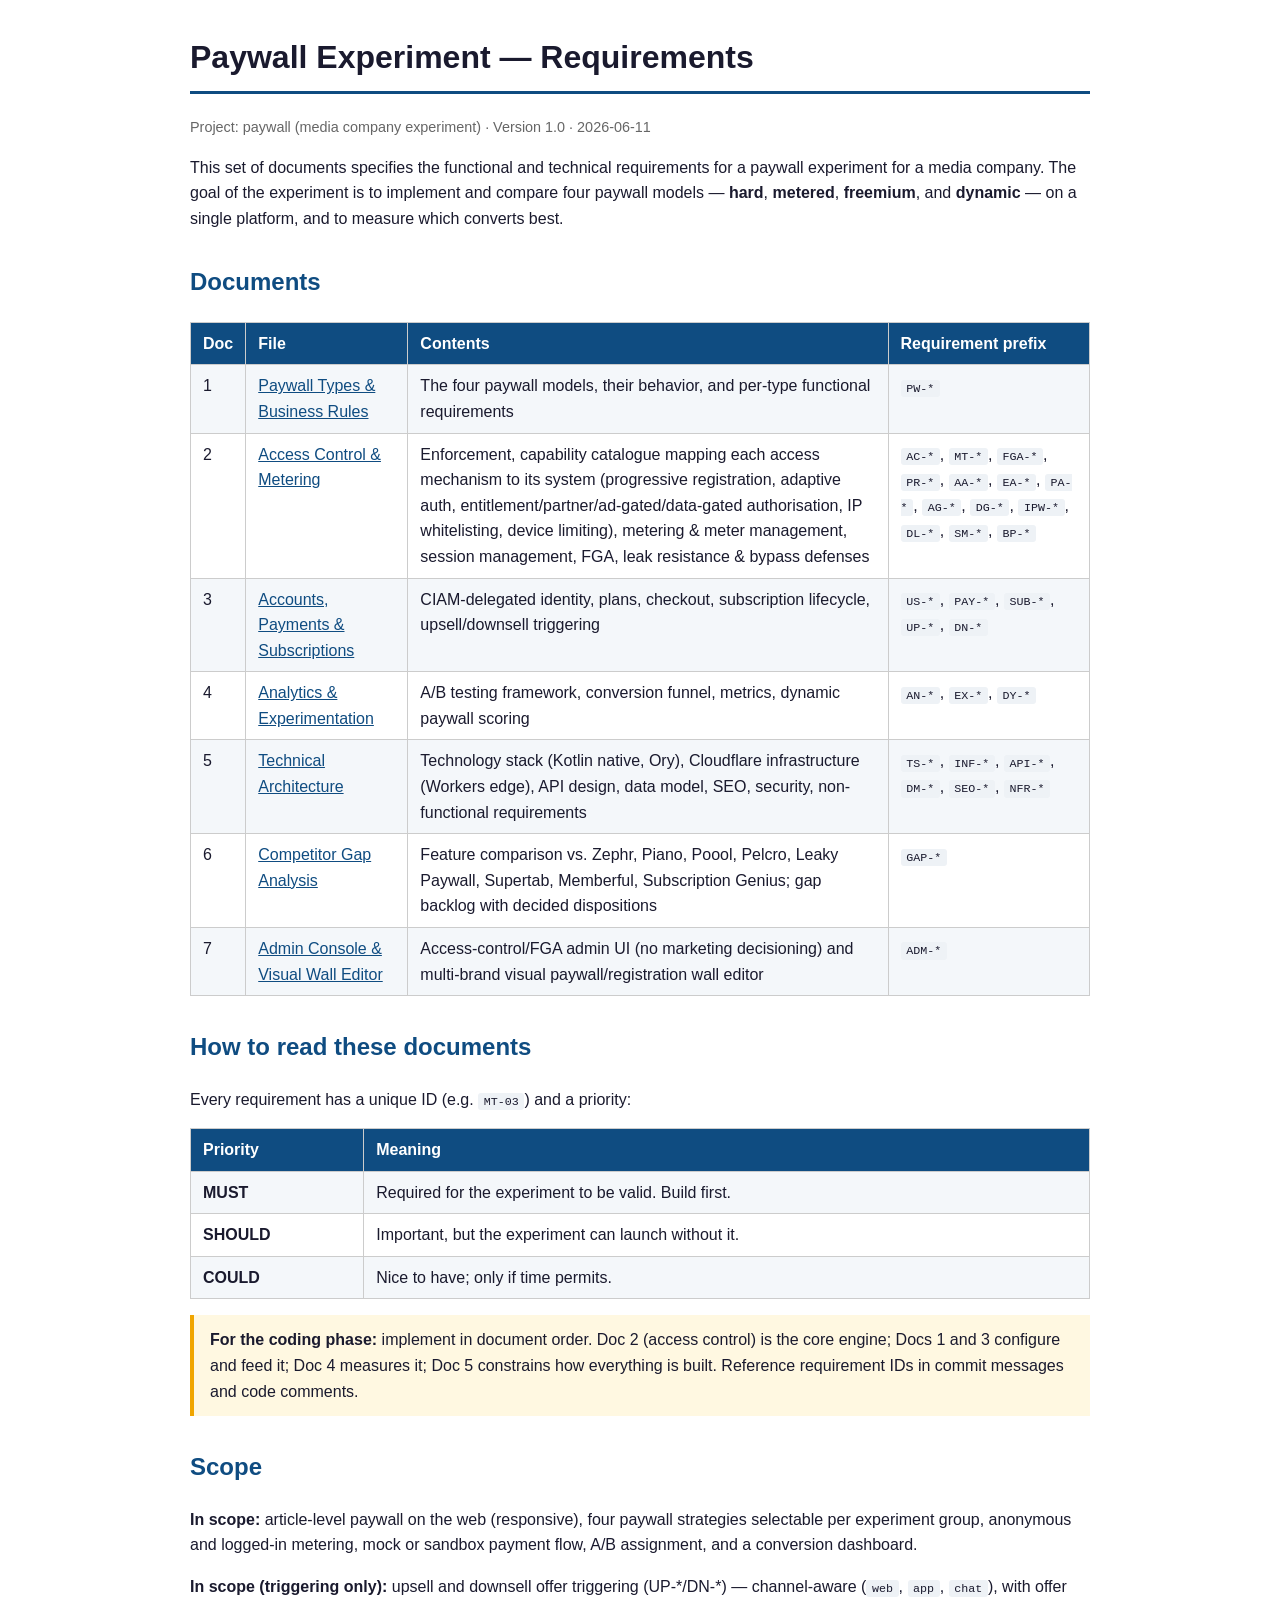
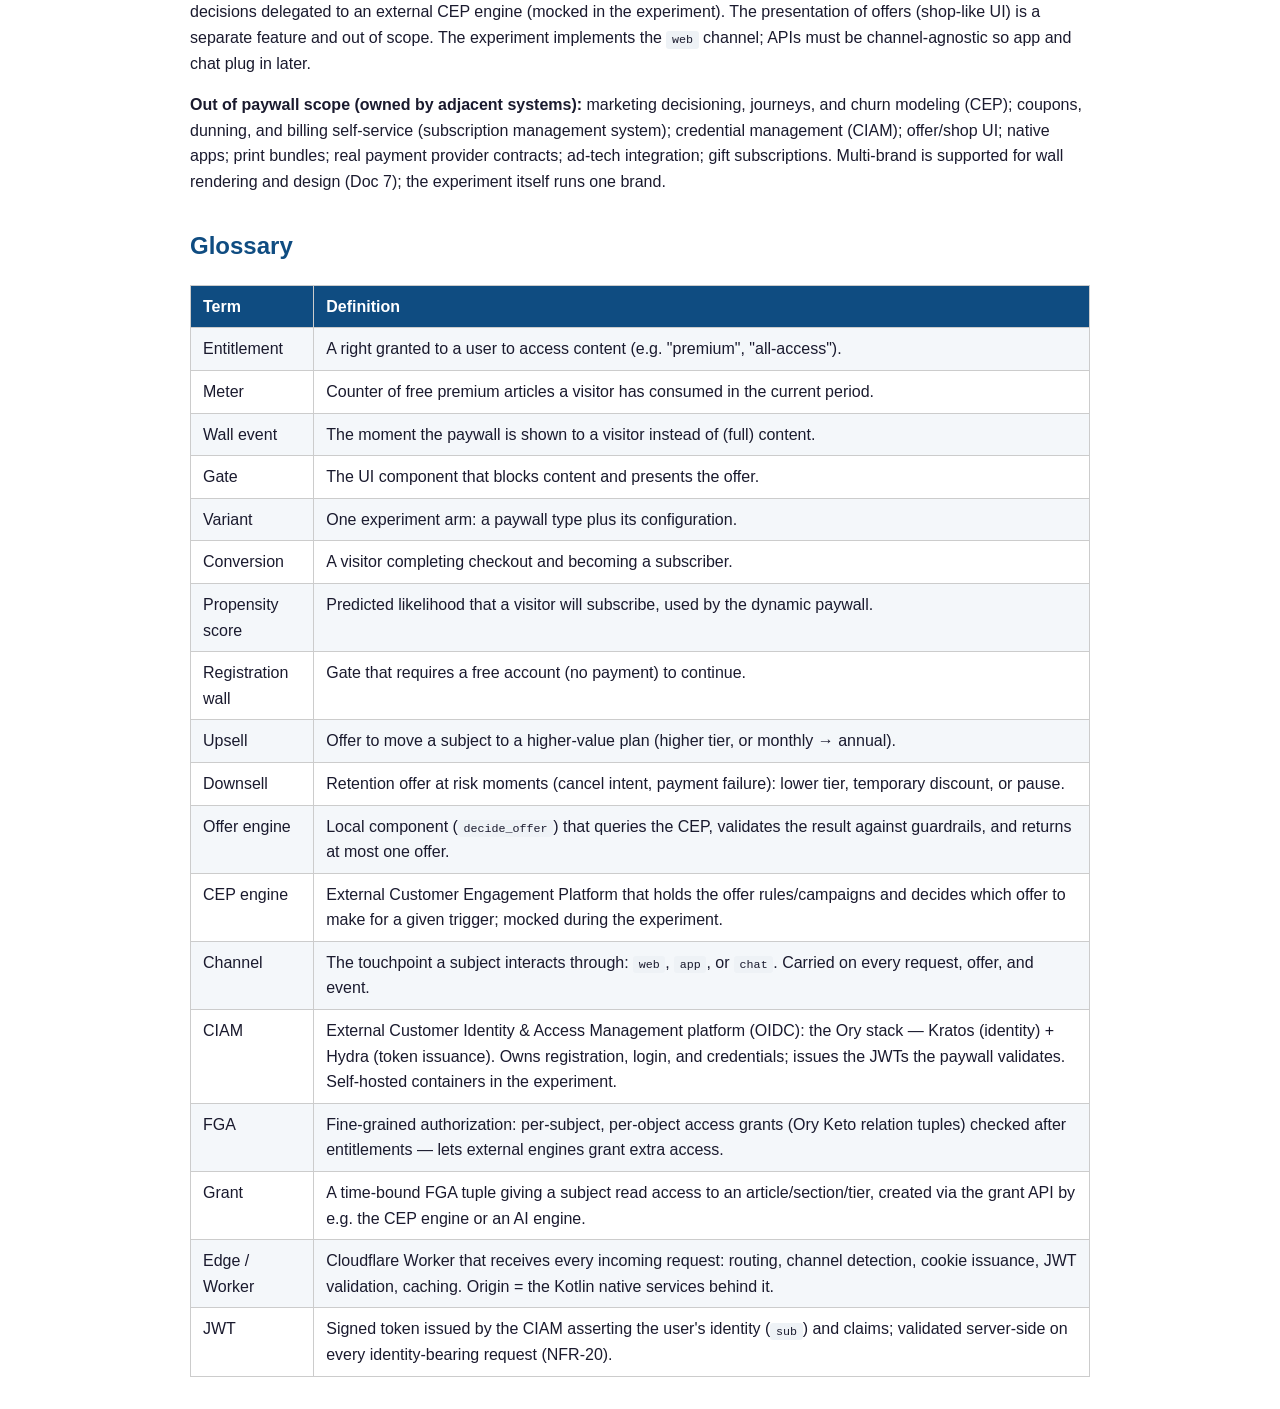
<file: requirements/index.html>
<!DOCTYPE html>
<html lang="en">
<head>
<meta charset="UTF-8">
<meta name="viewport" content="width=device-width, initial-scale=1.0">
<title>Paywall Experiment — Requirements Index</title>
<style>
  body { font-family: -apple-system, "Segoe UI", Roboto, sans-serif; max-width: 900px; margin: 2rem auto; padding: 0 1.5rem; color: #1a1a2e; line-height: 1.6; }
  h1 { border-bottom: 3px solid #0f4c81; padding-bottom: .5rem; }
  h2 { color: #0f4c81; margin-top: 2rem; }
  table { border-collapse: collapse; width: 100%; margin: 1rem 0; }
  th, td { border: 1px solid #ccc; padding: .5rem .75rem; text-align: left; vertical-align: top; }
  th { background: #0f4c81; color: #fff; }
  tr:nth-child(even) { background: #f4f7fa; }
  code { background: #eef2f6; padding: .1rem .35rem; border-radius: 3px; font-size: .9em; }
  .meta { color: #666; font-size: .9em; }
  a { color: #0f4c81; }
  .note { background: #fff8e1; border-left: 4px solid #f0a500; padding: .75rem 1rem; margin: 1rem 0; }
</style>
</head>
<body>

<h1>Paywall Experiment — Requirements</h1>
<p class="meta">Project: paywall (media company experiment) · Version 1.0 · 2026-06-11</p>

<p>This set of documents specifies the functional and technical requirements for a paywall
experiment for a media company. The goal of the experiment is to implement and compare
four paywall models — <strong>hard</strong>, <strong>metered</strong>, <strong>freemium</strong>,
and <strong>dynamic</strong> — on a single platform, and to measure which converts best.</p>

<h2>Documents</h2>
<table>
  <tr><th>Doc</th><th>File</th><th>Contents</th><th>Requirement prefix</th></tr>
  <tr>
    <td>1</td>
    <td><a href="01-paywall-types.html">Paywall Types &amp; Business Rules</a></td>
    <td>The four paywall models, their behavior, and per-type functional requirements</td>
    <td><code>PW-*</code></td>
  </tr>
  <tr>
    <td>2</td>
    <td><a href="02-access-control-metering.html">Access Control &amp; Metering</a></td>
    <td>Enforcement, capability catalogue mapping each access mechanism to its system (progressive registration, adaptive auth, entitlement/partner/ad-gated/data-gated authorisation, IP whitelisting, device limiting), metering &amp; meter management, session management, FGA, leak resistance &amp; bypass defenses</td>
    <td><code>AC-*</code>, <code>MT-*</code>, <code>FGA-*</code>, <code>PR-*</code>, <code>AA-*</code>, <code>EA-*</code>, <code>PA-*</code>, <code>AG-*</code>, <code>DG-*</code>, <code>IPW-*</code>, <code>DL-*</code>, <code>SM-*</code>, <code>BP-*</code></td>
  </tr>
  <tr>
    <td>3</td>
    <td><a href="03-accounts-payments.html">Accounts, Payments &amp; Subscriptions</a></td>
    <td>CIAM-delegated identity, plans, checkout, subscription lifecycle, upsell/downsell triggering</td>
    <td><code>US-*</code>, <code>PAY-*</code>, <code>SUB-*</code>, <code>UP-*</code>, <code>DN-*</code></td>
  </tr>
  <tr>
    <td>4</td>
    <td><a href="04-analytics-experimentation.html">Analytics &amp; Experimentation</a></td>
    <td>A/B testing framework, conversion funnel, metrics, dynamic paywall scoring</td>
    <td><code>AN-*</code>, <code>EX-*</code>, <code>DY-*</code></td>
  </tr>
  <tr>
    <td>5</td>
    <td><a href="05-technical-architecture.html">Technical Architecture</a></td>
    <td>Technology stack (Kotlin native, Ory), Cloudflare infrastructure (Workers edge), API design, data model, SEO, security, non-functional requirements</td>
    <td><code>TS-*</code>, <code>INF-*</code>, <code>API-*</code>, <code>DM-*</code>, <code>SEO-*</code>, <code>NFR-*</code></td>
  </tr>
  <tr>
    <td>6</td>
    <td><a href="06-competitor-gap-analysis.html">Competitor Gap Analysis</a></td>
    <td>Feature comparison vs. Zephr, Piano, Poool, Pelcro, Leaky Paywall, Supertab, Memberful, Subscription Genius; gap backlog with decided dispositions</td>
    <td><code>GAP-*</code></td>
  </tr>
  <tr>
    <td>7</td>
    <td><a href="07-admin-console.html">Admin Console &amp; Visual Wall Editor</a></td>
    <td>Access-control/FGA admin UI (no marketing decisioning) and multi-brand visual paywall/registration wall editor</td>
    <td><code>ADM-*</code></td>
  </tr>
</table>

<h2>How to read these documents</h2>
<p>Every requirement has a unique ID (e.g. <code>MT-03</code>) and a priority:</p>
<table>
  <tr><th>Priority</th><th>Meaning</th></tr>
  <tr><td><strong>MUST</strong></td><td>Required for the experiment to be valid. Build first.</td></tr>
  <tr><td><strong>SHOULD</strong></td><td>Important, but the experiment can launch without it.</td></tr>
  <tr><td><strong>COULD</strong></td><td>Nice to have; only if time permits.</td></tr>
</table>

<div class="note">
<strong>For the coding phase:</strong> implement in document order. Doc 2 (access control)
is the core engine; Docs 1 and 3 configure and feed it; Doc 4 measures it; Doc 5 constrains
how everything is built. Reference requirement IDs in commit messages and code comments.
</div>

<h2>Scope</h2>
<p><strong>In scope:</strong> article-level paywall on the web (responsive), four paywall
strategies selectable per experiment group, anonymous and logged-in metering, mock or sandbox
payment flow, A/B assignment, and a conversion dashboard.</p>
<p><strong>In scope (triggering only):</strong> upsell and downsell offer triggering (UP-*/DN-*) —
channel-aware (<code>web</code>, <code>app</code>, <code>chat</code>), with offer decisions
delegated to an external CEP engine (mocked in the experiment). The presentation of offers
(shop-like UI) is a separate feature and out of scope. The experiment implements the
<code>web</code> channel; APIs must be channel-agnostic so app and chat plug in later.</p>
<p><strong>Out of paywall scope (owned by adjacent systems):</strong> marketing decisioning,
journeys, and churn modeling (CEP); coupons, dunning, and billing self-service (subscription
management system); credential management (CIAM); offer/shop UI; native apps; print bundles;
real payment provider contracts; ad-tech integration; gift subscriptions. Multi-brand is
supported for wall rendering and design (Doc 7); the experiment itself runs one brand.</p>

<h2>Glossary</h2>
<table>
  <tr><th>Term</th><th>Definition</th></tr>
  <tr><td>Entitlement</td><td>A right granted to a user to access content (e.g. "premium", "all-access").</td></tr>
  <tr><td>Meter</td><td>Counter of free premium articles a visitor has consumed in the current period.</td></tr>
  <tr><td>Wall event</td><td>The moment the paywall is shown to a visitor instead of (full) content.</td></tr>
  <tr><td>Gate</td><td>The UI component that blocks content and presents the offer.</td></tr>
  <tr><td>Variant</td><td>One experiment arm: a paywall type plus its configuration.</td></tr>
  <tr><td>Conversion</td><td>A visitor completing checkout and becoming a subscriber.</td></tr>
  <tr><td>Propensity score</td><td>Predicted likelihood that a visitor will subscribe, used by the dynamic paywall.</td></tr>
  <tr><td>Registration wall</td><td>Gate that requires a free account (no payment) to continue.</td></tr>
  <tr><td>Upsell</td><td>Offer to move a subject to a higher-value plan (higher tier, or monthly → annual).</td></tr>
  <tr><td>Downsell</td><td>Retention offer at risk moments (cancel intent, payment failure): lower tier, temporary discount, or pause.</td></tr>
  <tr><td>Offer engine</td><td>Local component (<code>decide_offer</code>) that queries the CEP, validates the result against guardrails, and returns at most one offer.</td></tr>
  <tr><td>CEP engine</td><td>External Customer Engagement Platform that holds the offer rules/campaigns and decides which offer to make for a given trigger; mocked during the experiment.</td></tr>
  <tr><td>Channel</td><td>The touchpoint a subject interacts through: <code>web</code>, <code>app</code>, or <code>chat</code>. Carried on every request, offer, and event.</td></tr>
  <tr><td>CIAM</td><td>External Customer Identity &amp; Access Management platform (OIDC): the Ory stack — Kratos (identity) + Hydra (token issuance). Owns registration, login, and credentials; issues the JWTs the paywall validates. Self-hosted containers in the experiment.</td></tr>
  <tr><td>FGA</td><td>Fine-grained authorization: per-subject, per-object access grants (Ory Keto relation tuples) checked after entitlements — lets external engines grant extra access.</td></tr>
  <tr><td>Grant</td><td>A time-bound FGA tuple giving a subject read access to an article/section/tier, created via the grant API by e.g. the CEP engine or an AI engine.</td></tr>
  <tr><td>Edge / Worker</td><td>Cloudflare Worker that receives every incoming request: routing, channel detection, cookie issuance, JWT validation, caching. Origin = the Kotlin native services behind it.</td></tr>
  <tr><td>JWT</td><td>Signed token issued by the CIAM asserting the user's identity (<code>sub</code>) and claims; validated server-side on every identity-bearing request (NFR-20).</td></tr>
</table>

</body>
</html>
</file>
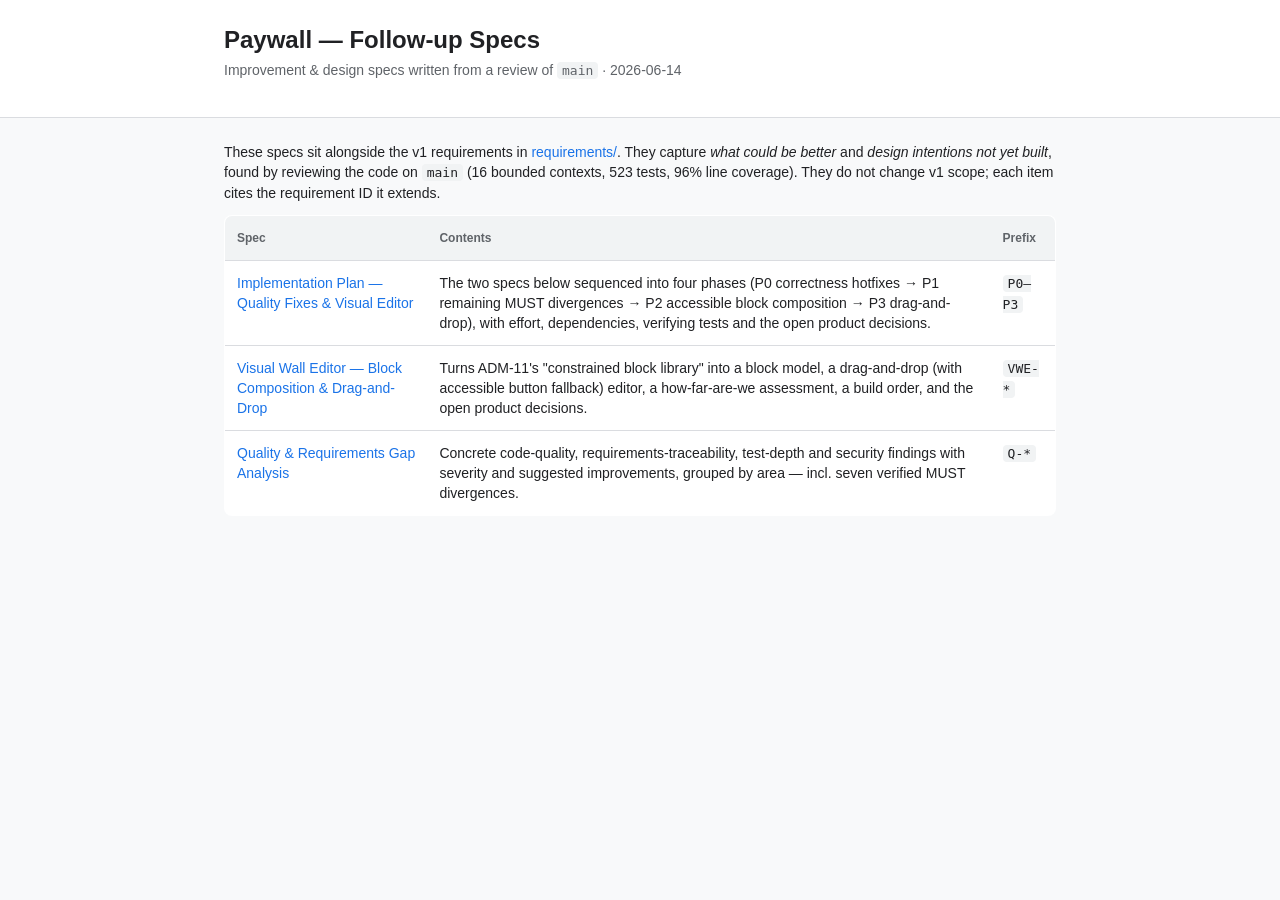
<file: specs/index.html>
<!DOCTYPE html>
<html lang="en">
<head>
<meta charset="UTF-8">
<meta name="viewport" content="width=device-width, initial-scale=1.0">
<title>Paywall — Follow-up Specs</title>
<style>
  :root{--primary:#1A73E8;--bg:#F8F9FA;--surface:#FFFFFF;--surface-variant:#F1F3F4;
    --on-bg:#202124;--on-variant:#5F6368;--divider:#DADCE0}
  *{box-sizing:border-box}
  body{font-family:"Roboto","Google Sans",-apple-system,BlinkMacSystemFont,"Segoe UI",Arial,sans-serif;
    font-size:14px;line-height:20px;color:var(--on-bg);background:var(--bg);margin:0;padding:0 0 64px}
  .wrap{max-width:880px;margin:0 auto;padding:0 24px}
  header.top{background:var(--surface);border-bottom:1px solid var(--divider);padding:24px 0;margin-bottom:24px}
  h1{font-size:24px;line-height:32px;font-weight:700;margin:0 0 4px}
  p{margin:0 0 12px}
  a{color:var(--primary);text-decoration:none}a:hover{text-decoration:underline}
  .lead{color:var(--on-variant)}
  table{width:100%;border-collapse:collapse;margin:12px 0;background:var(--surface);border:1px solid var(--divider);border-radius:8px;overflow:hidden}
  th,td{text-align:left;padding:12px;border-bottom:1px solid var(--divider);vertical-align:top}
  th{font-size:12px;font-weight:600;color:var(--on-variant);background:var(--surface-variant)}
  tr:last-child td{border-bottom:none}
  code{font-family:"Roboto Mono",monospace;font-size:13px;background:var(--surface-variant);padding:1px 5px;border-radius:4px}
</style>
</head>
<body>
<header class="top"><div class="wrap">
  <h1>Paywall — Follow-up Specs</h1>
  <p class="lead">Improvement &amp; design specs written from a review of <code>main</code> · 2026-06-14</p>
</div></header>
<div class="wrap">
<p>These specs sit alongside the v1 requirements in <a href="../requirements/index.html">requirements/</a>.
They capture <em>what could be better</em> and <em>design intentions not yet built</em>, found by reviewing
the code on <code>main</code> (16 bounded contexts, 523 tests, 96% line coverage). They do not change v1
scope; each item cites the requirement ID it extends.</p>

<table>
  <tr><th>Spec</th><th>Contents</th><th>Prefix</th></tr>
  <tr>
    <td><a href="implementation-plan.html">Implementation Plan — Quality Fixes &amp; Visual Editor</a></td>
    <td>The two specs below sequenced into four phases (P0 correctness hotfixes → P1 remaining MUST
      divergences → P2 accessible block composition → P3 drag-and-drop), with effort, dependencies,
      verifying tests and the open product decisions.</td>
    <td><code>P0–P3</code></td>
  </tr>
  <tr>
    <td><a href="visual-editor-drag-drop.html">Visual Wall Editor — Block Composition &amp; Drag-and-Drop</a></td>
    <td>Turns ADM-11's "constrained block library" into a block model, a drag-and-drop (with accessible
      button fallback) editor, a how-far-are-we assessment, a build order, and the open product decisions.</td>
    <td><code>VWE-*</code></td>
  </tr>
  <tr>
    <td><a href="quality-gap-analysis.html">Quality &amp; Requirements Gap Analysis</a></td>
    <td>Concrete code-quality, requirements-traceability, test-depth and security findings with severity and
      suggested improvements, grouped by area — incl. seven verified MUST divergences.</td>
    <td><code>Q-*</code></td>
  </tr>
</table>
</div>
</body>
</html>
</file>
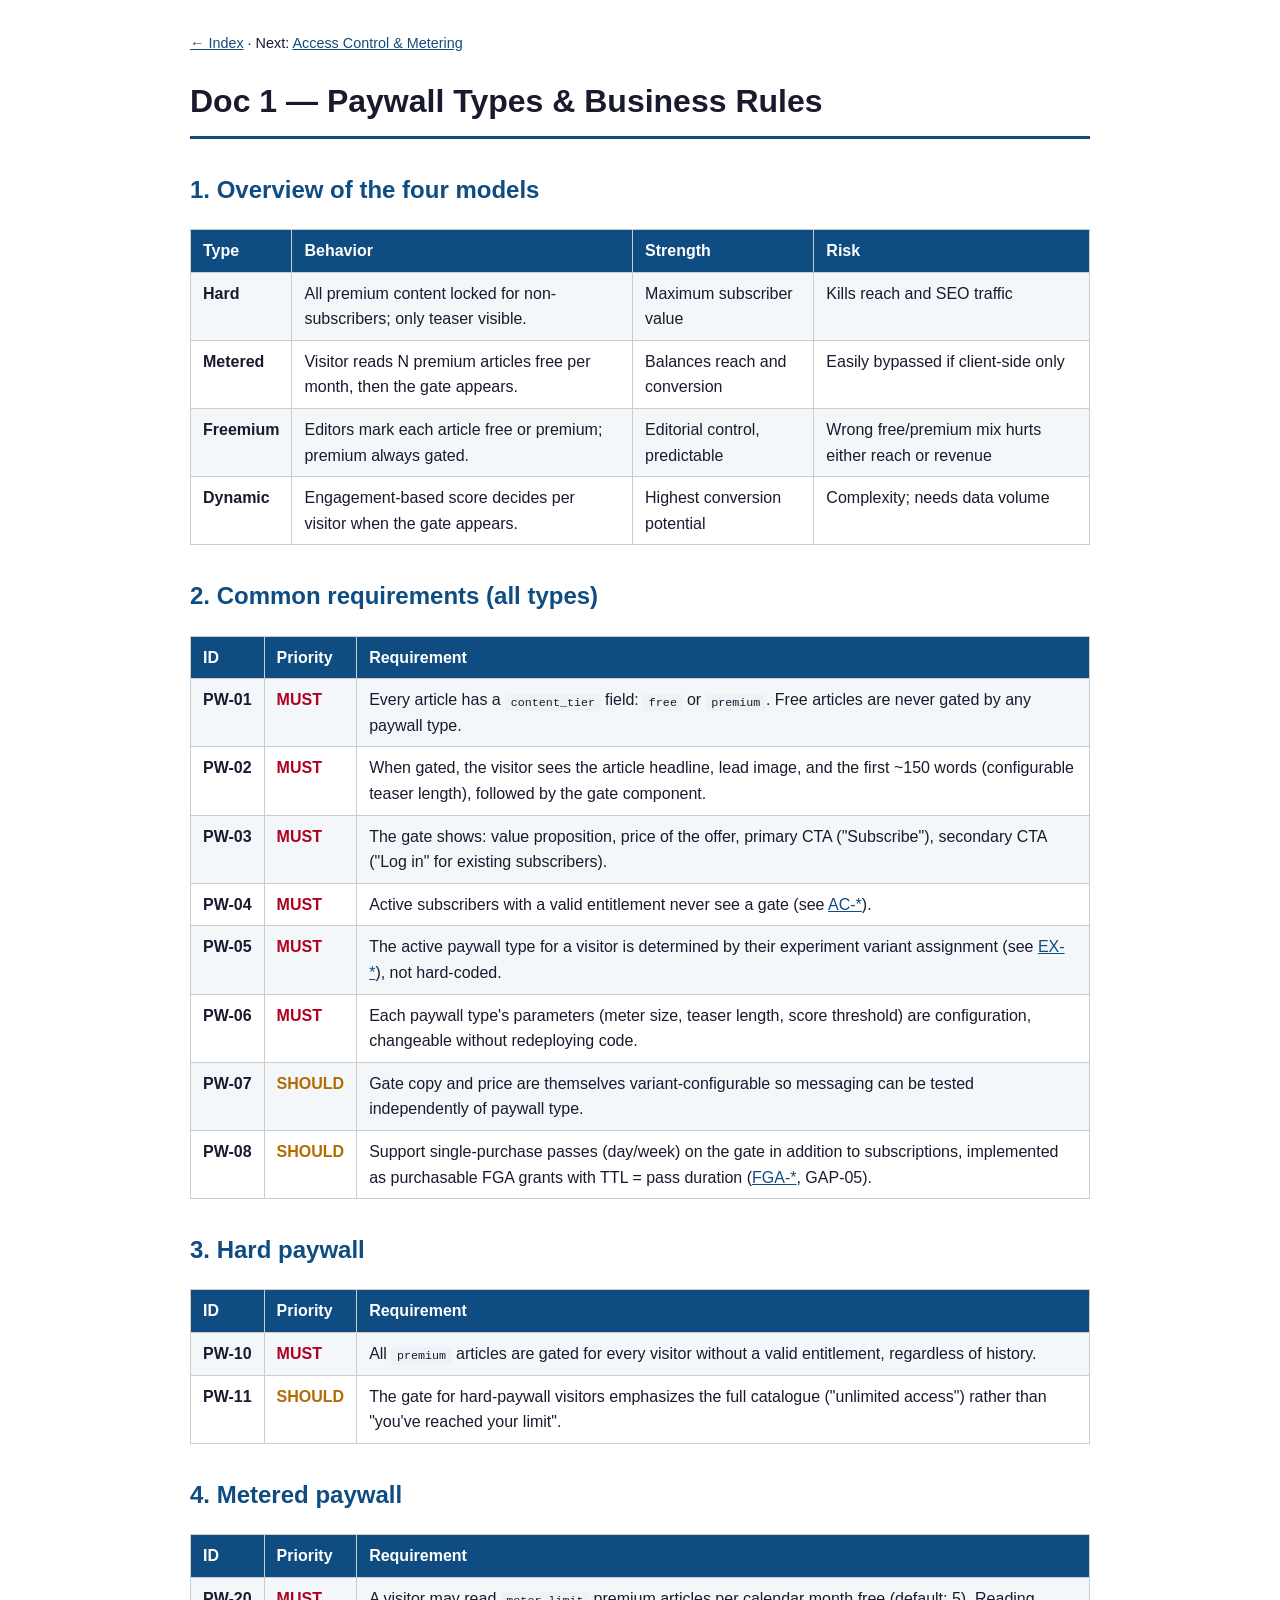
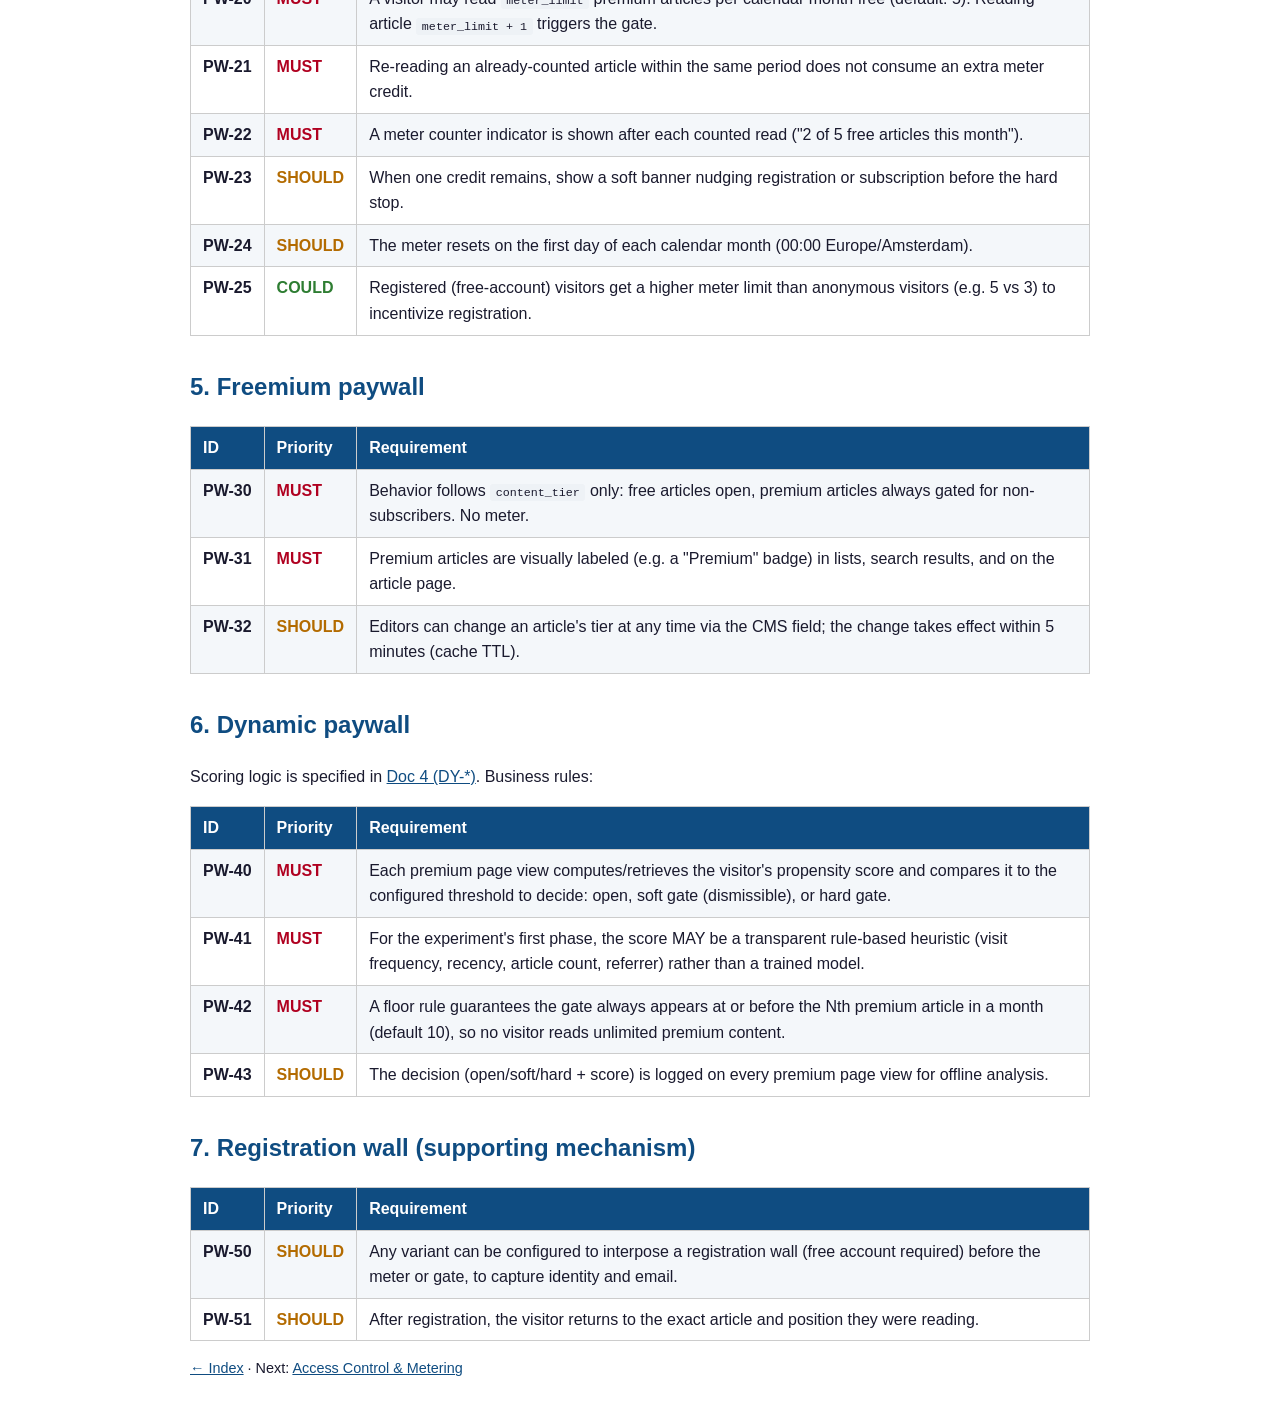
<file: requirements/01-paywall-types.html>
<!DOCTYPE html>
<html lang="en">
<head>
<meta charset="UTF-8">
<meta name="viewport" content="width=device-width, initial-scale=1.0">
<title>Doc 1 — Paywall Types &amp; Business Rules</title>
<style>
  body { font-family: -apple-system, "Segoe UI", Roboto, sans-serif; max-width: 900px; margin: 2rem auto; padding: 0 1.5rem; color: #1a1a2e; line-height: 1.6; }
  h1 { border-bottom: 3px solid #0f4c81; padding-bottom: .5rem; }
  h2 { color: #0f4c81; margin-top: 2rem; }
  h3 { margin-top: 1.5rem; }
  table { border-collapse: collapse; width: 100%; margin: 1rem 0; }
  th, td { border: 1px solid #ccc; padding: .5rem .75rem; text-align: left; vertical-align: top; }
  th { background: #0f4c81; color: #fff; }
  tr:nth-child(even) { background: #f4f7fa; }
  code { background: #eef2f6; padding: .1rem .35rem; border-radius: 3px; font-size: .9em; }
  .req td:first-child { white-space: nowrap; font-weight: bold; }
  .must { color: #b00020; font-weight: bold; }
  .should { color: #b36b00; font-weight: bold; }
  .could { color: #2e7d32; font-weight: bold; }
  nav { font-size: .9em; margin-bottom: 1rem; }
  a { color: #0f4c81; }
</style>
</head>
<body>

<nav><a href="index.html">← Index</a> · Next: <a href="02-access-control-metering.html">Access Control &amp; Metering</a></nav>

<h1>Doc 1 — Paywall Types &amp; Business Rules</h1>

<h2>1. Overview of the four models</h2>
<table>
  <tr><th>Type</th><th>Behavior</th><th>Strength</th><th>Risk</th></tr>
  <tr><td><strong>Hard</strong></td><td>All premium content locked for non-subscribers; only teaser visible.</td><td>Maximum subscriber value</td><td>Kills reach and SEO traffic</td></tr>
  <tr><td><strong>Metered</strong></td><td>Visitor reads N premium articles free per month, then the gate appears.</td><td>Balances reach and conversion</td><td>Easily bypassed if client-side only</td></tr>
  <tr><td><strong>Freemium</strong></td><td>Editors mark each article free or premium; premium always gated.</td><td>Editorial control, predictable</td><td>Wrong free/premium mix hurts either reach or revenue</td></tr>
  <tr><td><strong>Dynamic</strong></td><td>Engagement-based score decides per visitor when the gate appears.</td><td>Highest conversion potential</td><td>Complexity; needs data volume</td></tr>
</table>

<h2>2. Common requirements (all types)</h2>
<table class="req">
  <tr><th>ID</th><th>Priority</th><th>Requirement</th></tr>
  <tr><td>PW-01</td><td class="must">MUST</td><td>Every article has a <code>content_tier</code> field: <code>free</code> or <code>premium</code>. Free articles are never gated by any paywall type.</td></tr>
  <tr><td>PW-02</td><td class="must">MUST</td><td>When gated, the visitor sees the article headline, lead image, and the first ~150 words (configurable teaser length), followed by the gate component.</td></tr>
  <tr><td>PW-03</td><td class="must">MUST</td><td>The gate shows: value proposition, price of the offer, primary CTA ("Subscribe"), secondary CTA ("Log in" for existing subscribers).</td></tr>
  <tr><td>PW-04</td><td class="must">MUST</td><td>Active subscribers with a valid entitlement never see a gate (see <a href="02-access-control-metering.html">AC-*</a>).</td></tr>
  <tr><td>PW-05</td><td class="must">MUST</td><td>The active paywall type for a visitor is determined by their experiment variant assignment (see <a href="04-analytics-experimentation.html">EX-*</a>), not hard-coded.</td></tr>
  <tr><td>PW-06</td><td class="must">MUST</td><td>Each paywall type's parameters (meter size, teaser length, score threshold) are configuration, changeable without redeploying code.</td></tr>
  <tr><td>PW-07</td><td class="should">SHOULD</td><td>Gate copy and price are themselves variant-configurable so messaging can be tested independently of paywall type.</td></tr>
  <tr><td>PW-08</td><td class="should">SHOULD</td><td>Support single-purchase passes (day/week) on the gate in addition to subscriptions, implemented as purchasable FGA grants with TTL = pass duration (<a href="02-access-control-metering.html">FGA-*</a>, GAP-05).</td></tr>
</table>

<h2>3. Hard paywall</h2>
<table class="req">
  <tr><th>ID</th><th>Priority</th><th>Requirement</th></tr>
  <tr><td>PW-10</td><td class="must">MUST</td><td>All <code>premium</code> articles are gated for every visitor without a valid entitlement, regardless of history.</td></tr>
  <tr><td>PW-11</td><td class="should">SHOULD</td><td>The gate for hard-paywall visitors emphasizes the full catalogue ("unlimited access") rather than "you've reached your limit".</td></tr>
</table>

<h2>4. Metered paywall</h2>
<table class="req">
  <tr><th>ID</th><th>Priority</th><th>Requirement</th></tr>
  <tr><td>PW-20</td><td class="must">MUST</td><td>A visitor may read <code>meter_limit</code> premium articles per calendar month free (default: 5). Reading article <code>meter_limit + 1</code> triggers the gate.</td></tr>
  <tr><td>PW-21</td><td class="must">MUST</td><td>Re-reading an already-counted article within the same period does not consume an extra meter credit.</td></tr>
  <tr><td>PW-22</td><td class="must">MUST</td><td>A meter counter indicator is shown after each counted read ("2 of 5 free articles this month").</td></tr>
  <tr><td>PW-23</td><td class="should">SHOULD</td><td>When one credit remains, show a soft banner nudging registration or subscription before the hard stop.</td></tr>
  <tr><td>PW-24</td><td class="should">SHOULD</td><td>The meter resets on the first day of each calendar month (00:00 Europe/Amsterdam).</td></tr>
  <tr><td>PW-25</td><td class="could">COULD</td><td>Registered (free-account) visitors get a higher meter limit than anonymous visitors (e.g. 5 vs 3) to incentivize registration.</td></tr>
</table>

<h2>5. Freemium paywall</h2>
<table class="req">
  <tr><th>ID</th><th>Priority</th><th>Requirement</th></tr>
  <tr><td>PW-30</td><td class="must">MUST</td><td>Behavior follows <code>content_tier</code> only: free articles open, premium articles always gated for non-subscribers. No meter.</td></tr>
  <tr><td>PW-31</td><td class="must">MUST</td><td>Premium articles are visually labeled (e.g. a "Premium" badge) in lists, search results, and on the article page.</td></tr>
  <tr><td>PW-32</td><td class="should">SHOULD</td><td>Editors can change an article's tier at any time via the CMS field; the change takes effect within 5 minutes (cache TTL).</td></tr>
</table>

<h2>6. Dynamic paywall</h2>
<p>Scoring logic is specified in <a href="04-analytics-experimentation.html">Doc 4 (DY-*)</a>. Business rules:</p>
<table class="req">
  <tr><th>ID</th><th>Priority</th><th>Requirement</th></tr>
  <tr><td>PW-40</td><td class="must">MUST</td><td>Each premium page view computes/retrieves the visitor's propensity score and compares it to the configured threshold to decide: open, soft gate (dismissible), or hard gate.</td></tr>
  <tr><td>PW-41</td><td class="must">MUST</td><td>For the experiment's first phase, the score MAY be a transparent rule-based heuristic (visit frequency, recency, article count, referrer) rather than a trained model.</td></tr>
  <tr><td>PW-42</td><td class="must">MUST</td><td>A floor rule guarantees the gate always appears at or before the Nth premium article in a month (default 10), so no visitor reads unlimited premium content.</td></tr>
  <tr><td>PW-43</td><td class="should">SHOULD</td><td>The decision (open/soft/hard + score) is logged on every premium page view for offline analysis.</td></tr>
</table>

<h2>7. Registration wall (supporting mechanism)</h2>
<table class="req">
  <tr><th>ID</th><th>Priority</th><th>Requirement</th></tr>
  <tr><td>PW-50</td><td class="should">SHOULD</td><td>Any variant can be configured to interpose a registration wall (free account required) before the meter or gate, to capture identity and email.</td></tr>
  <tr><td>PW-51</td><td class="should">SHOULD</td><td>After registration, the visitor returns to the exact article and position they were reading.</td></tr>
</table>

<nav><a href="index.html">← Index</a> · Next: <a href="02-access-control-metering.html">Access Control &amp; Metering</a></nav>

</body>
</html>
</file>
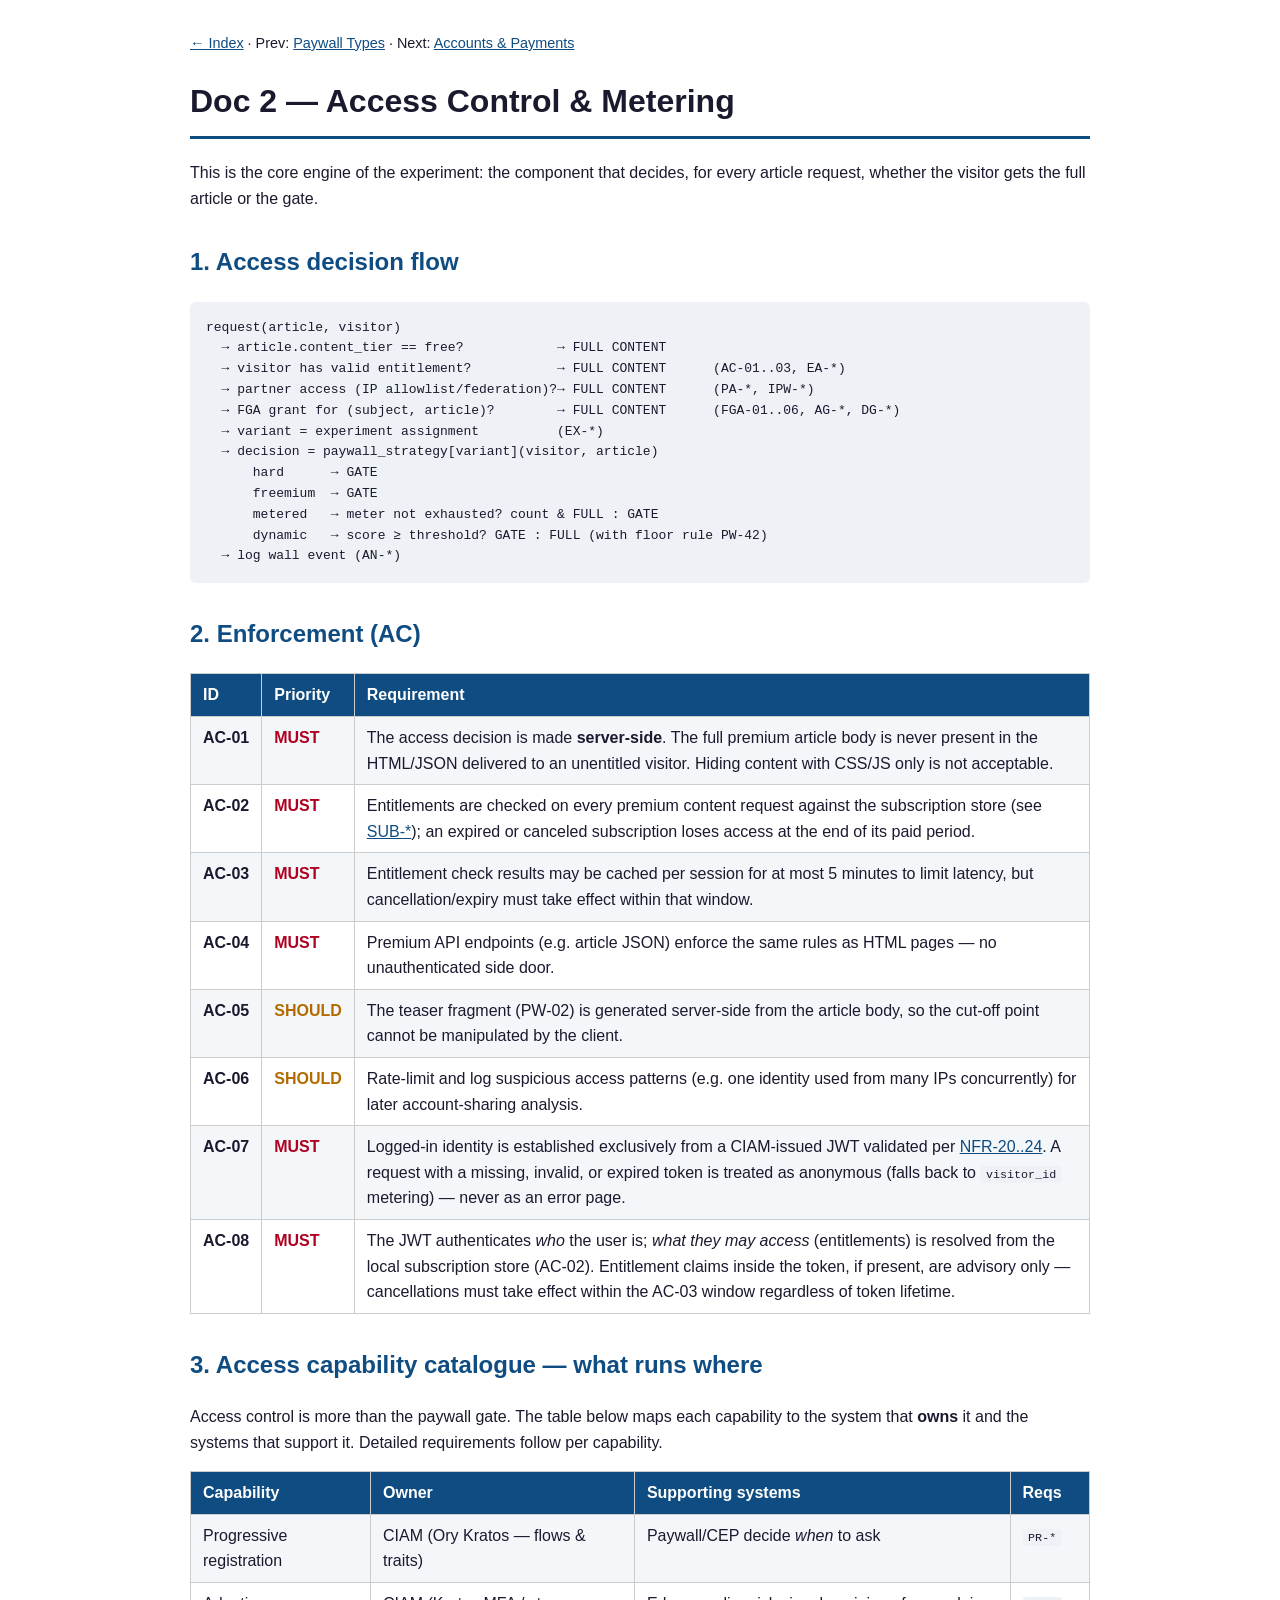
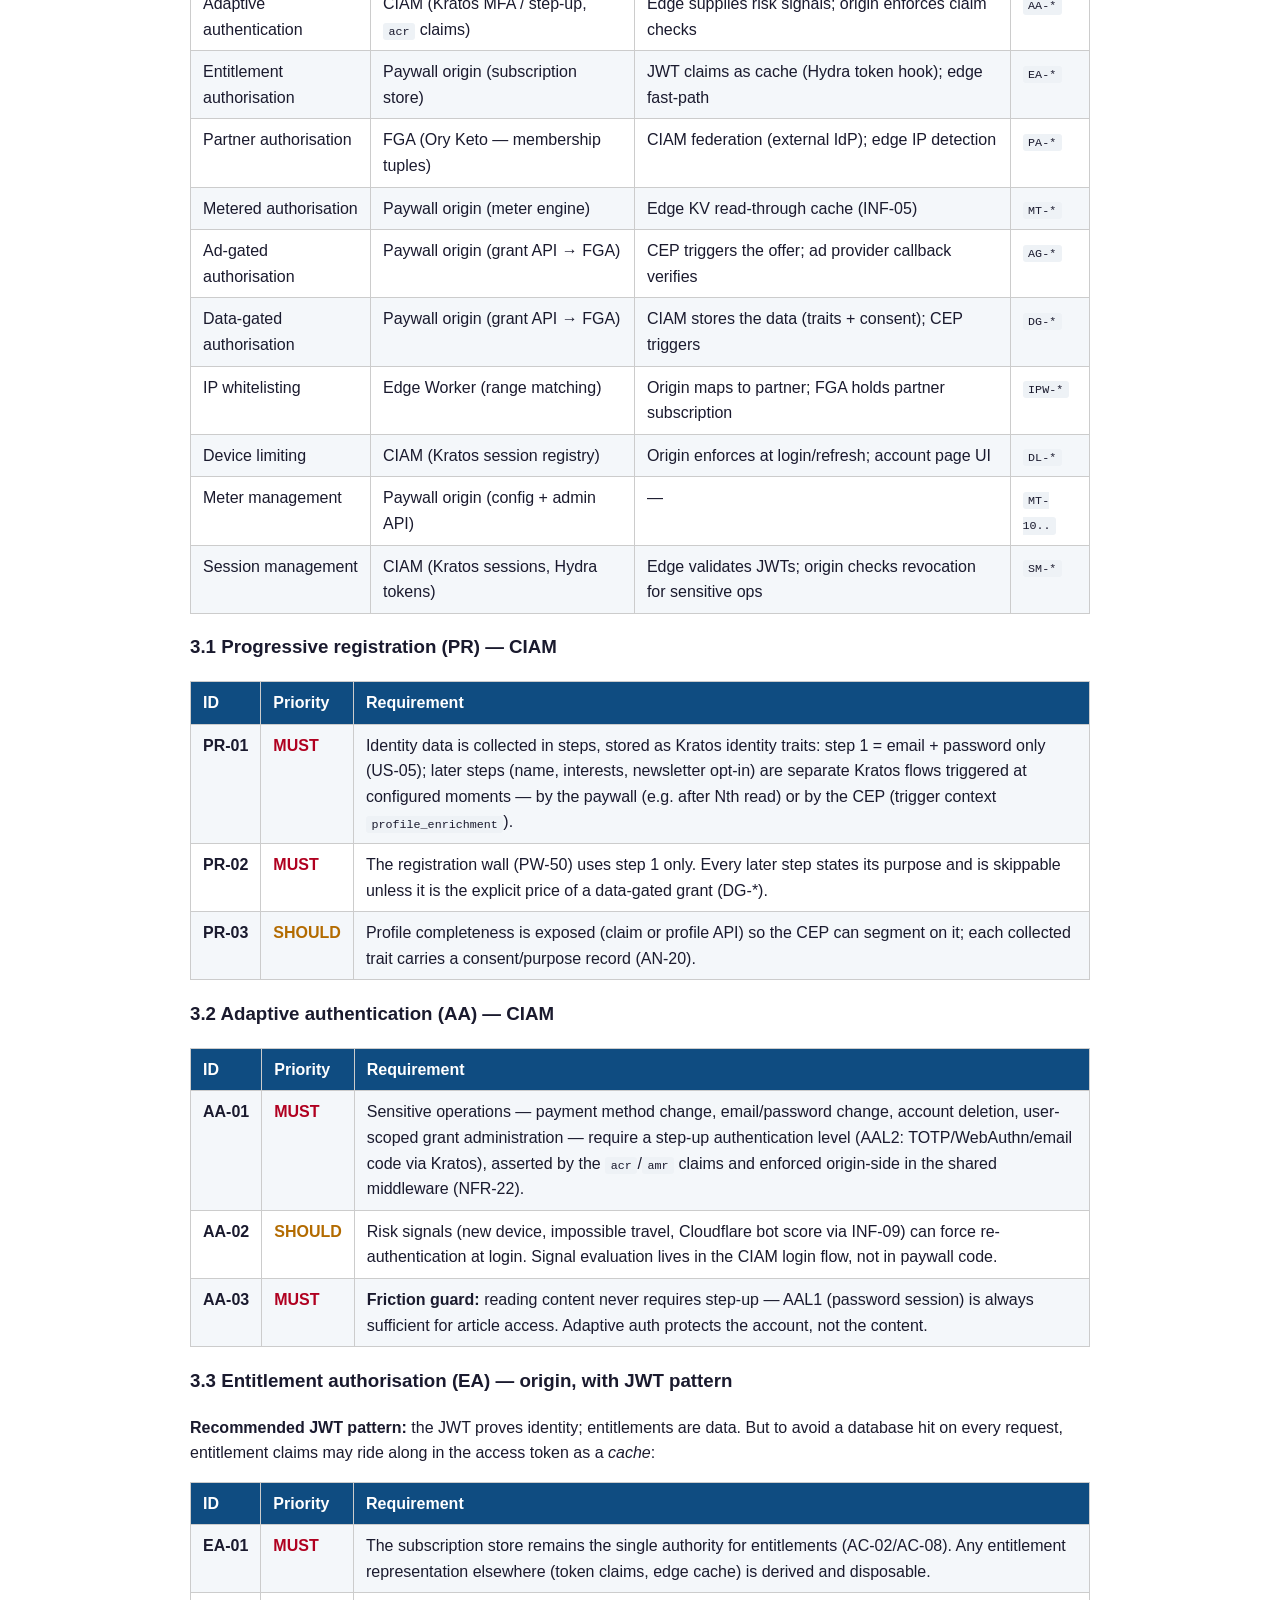
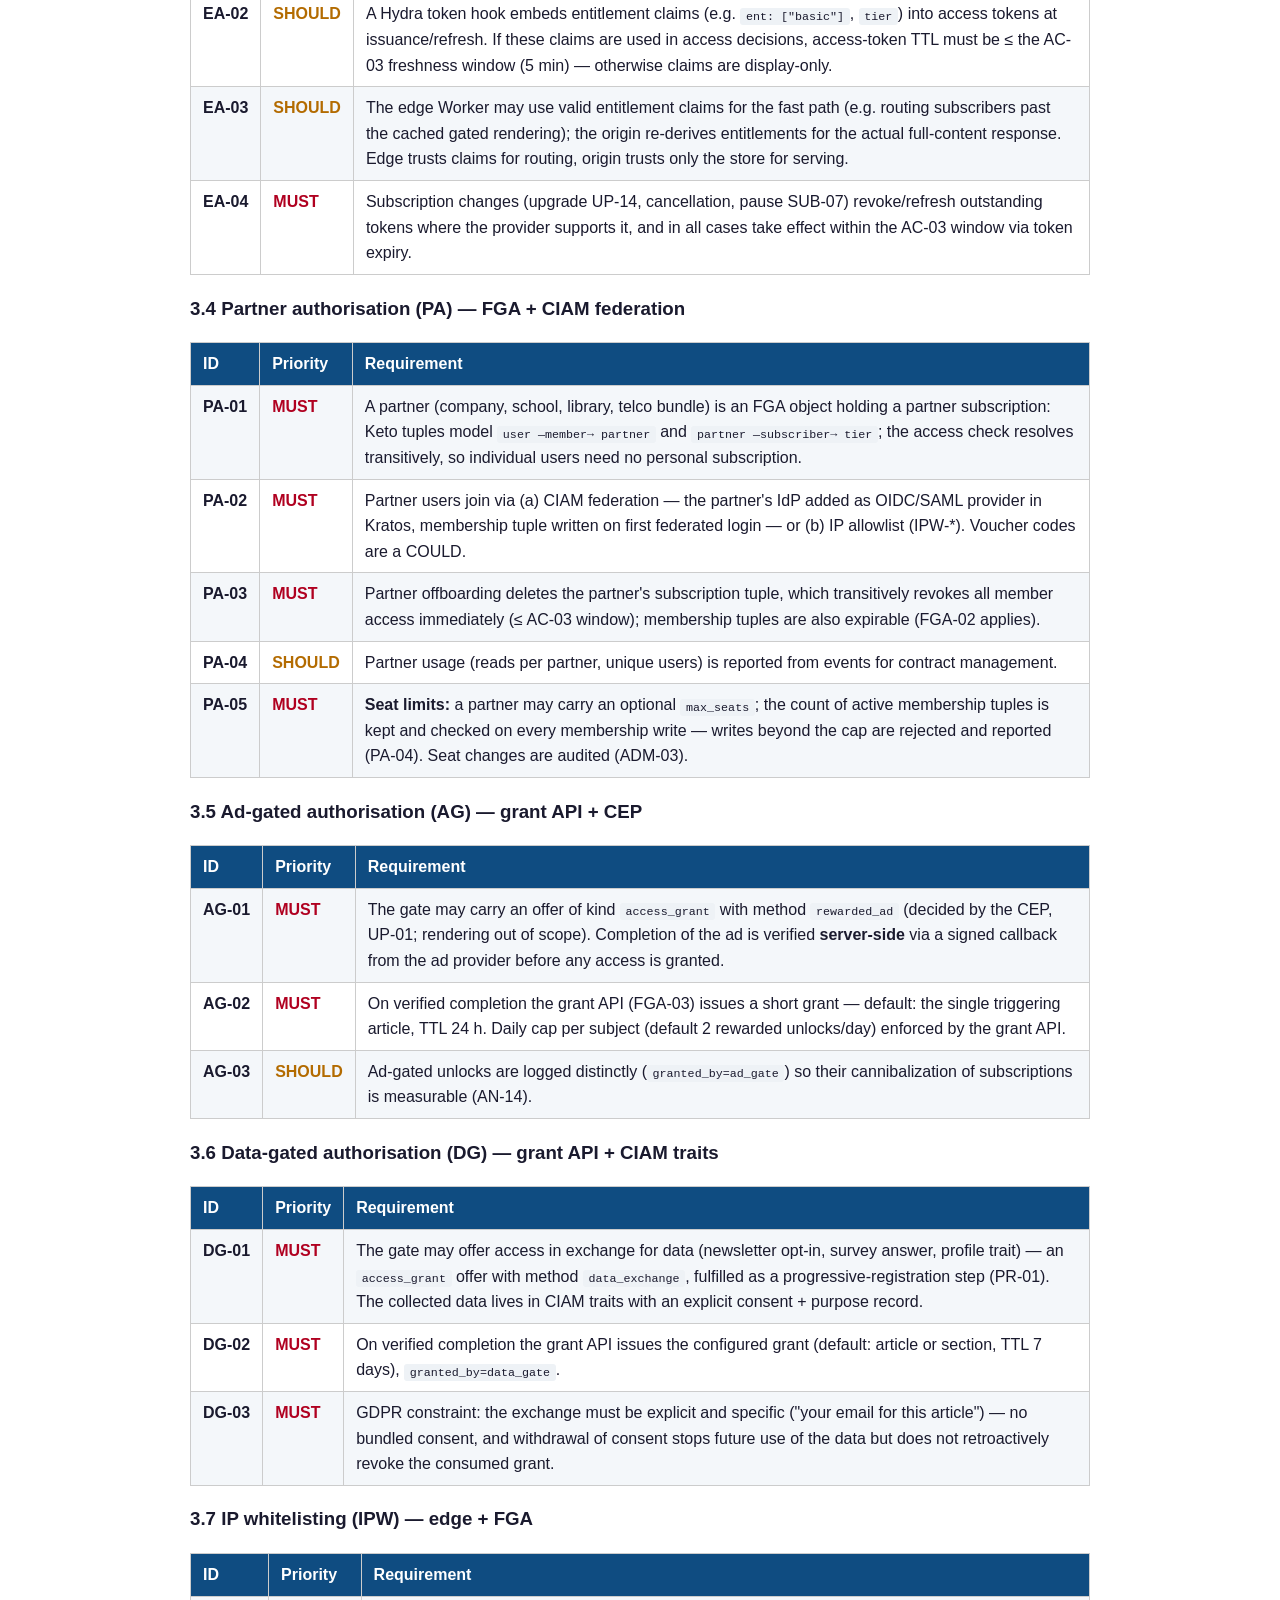
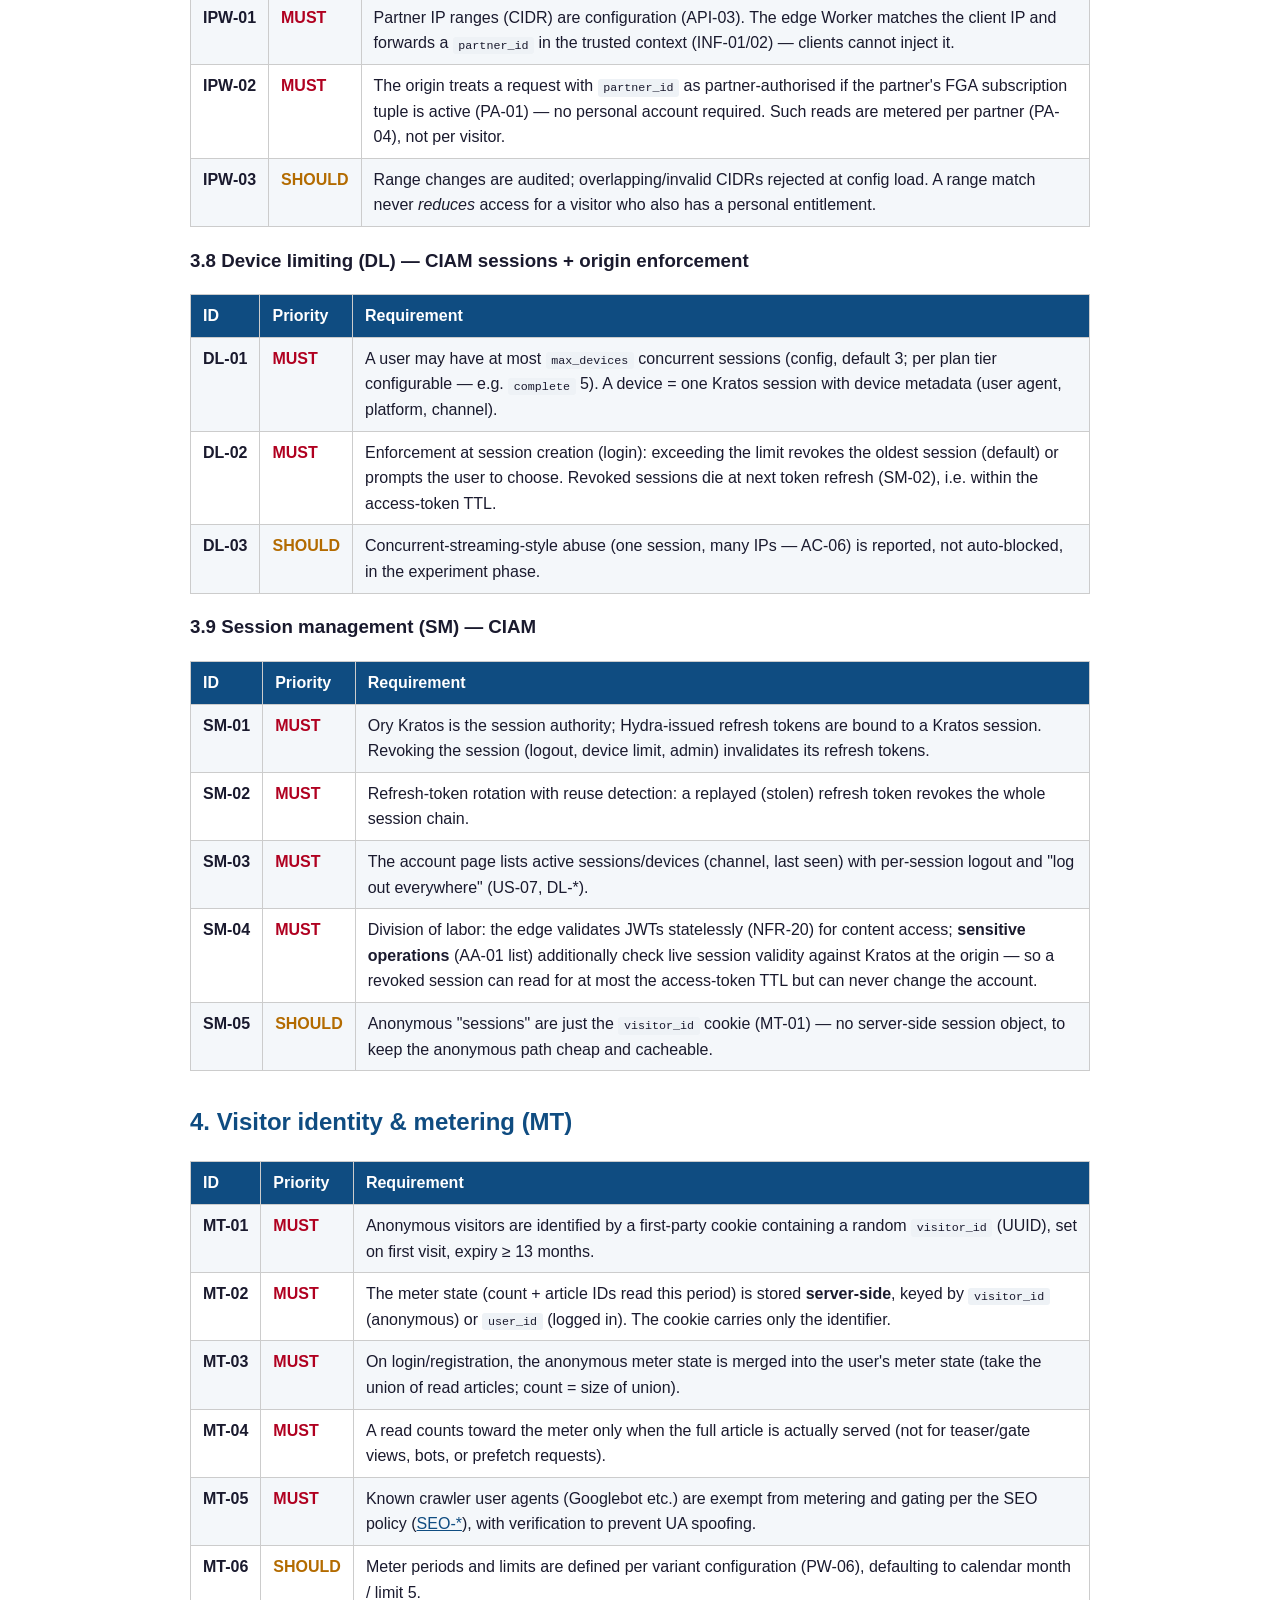
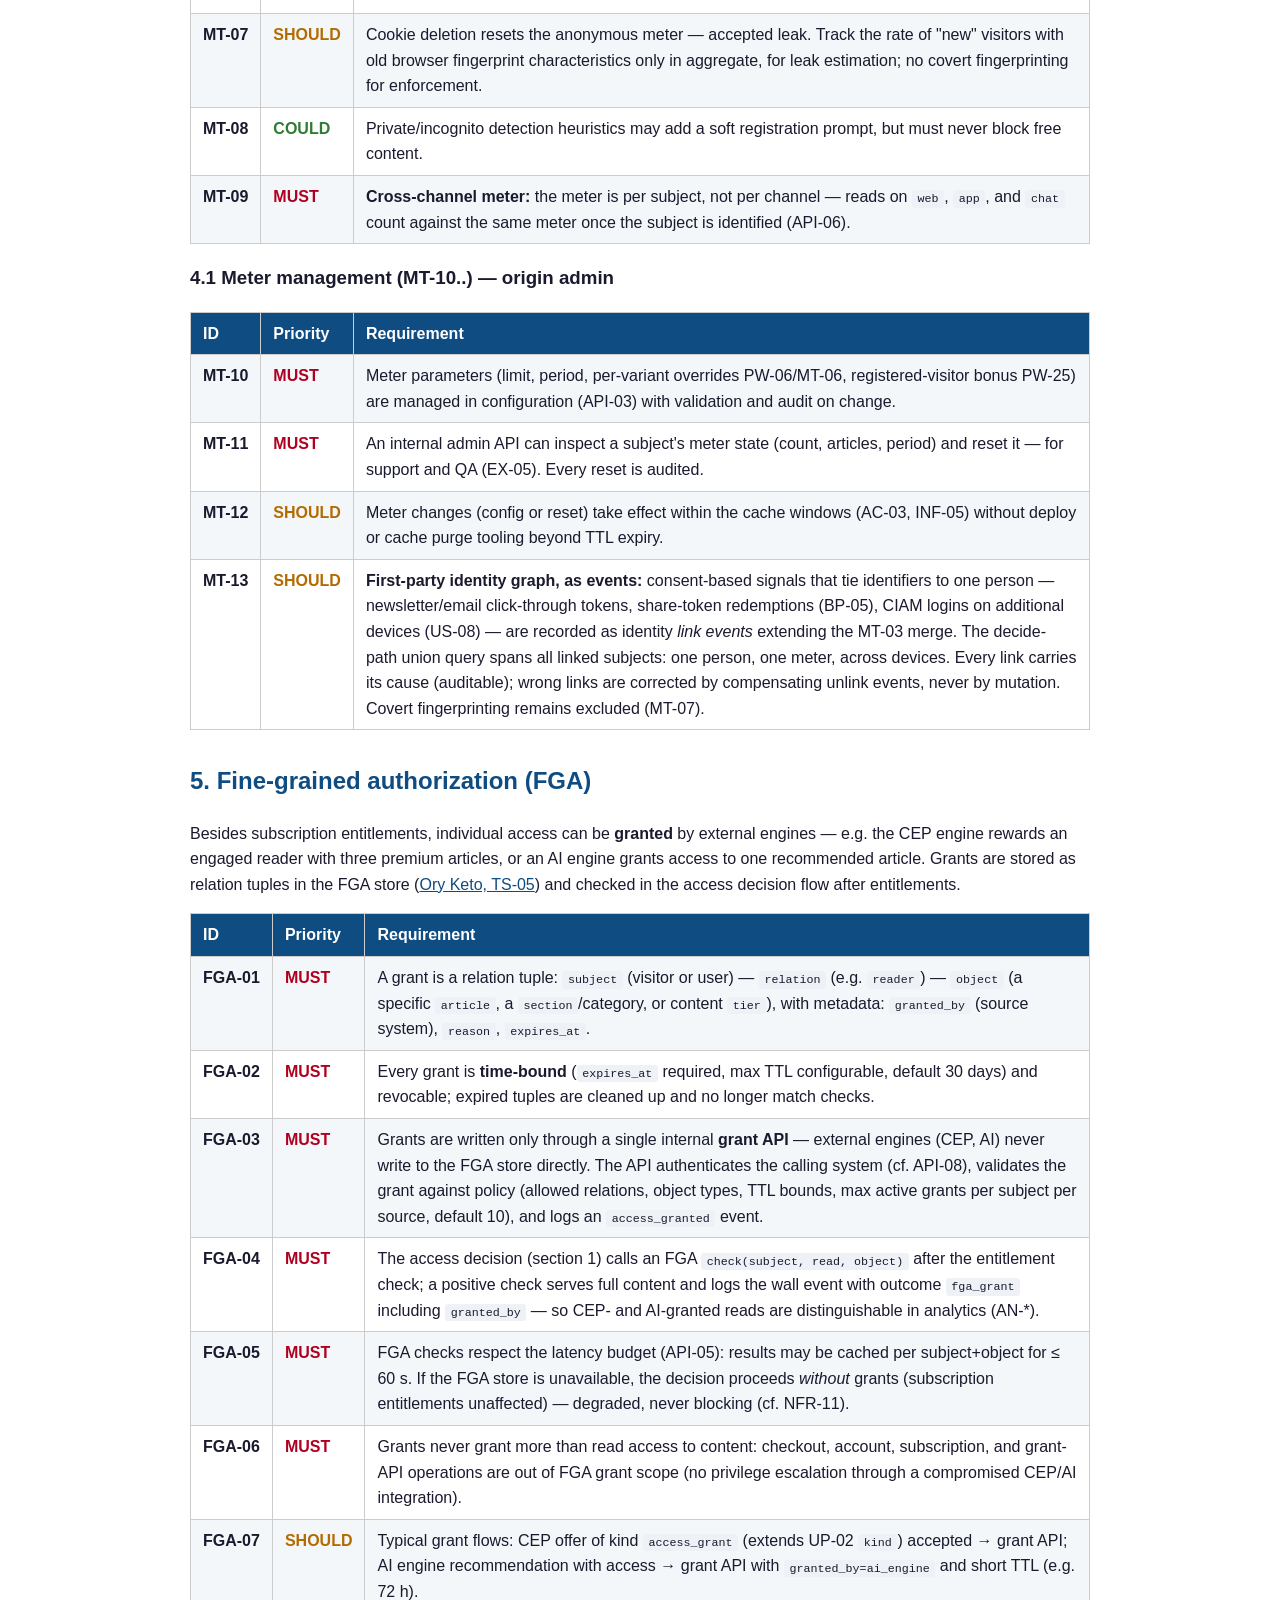
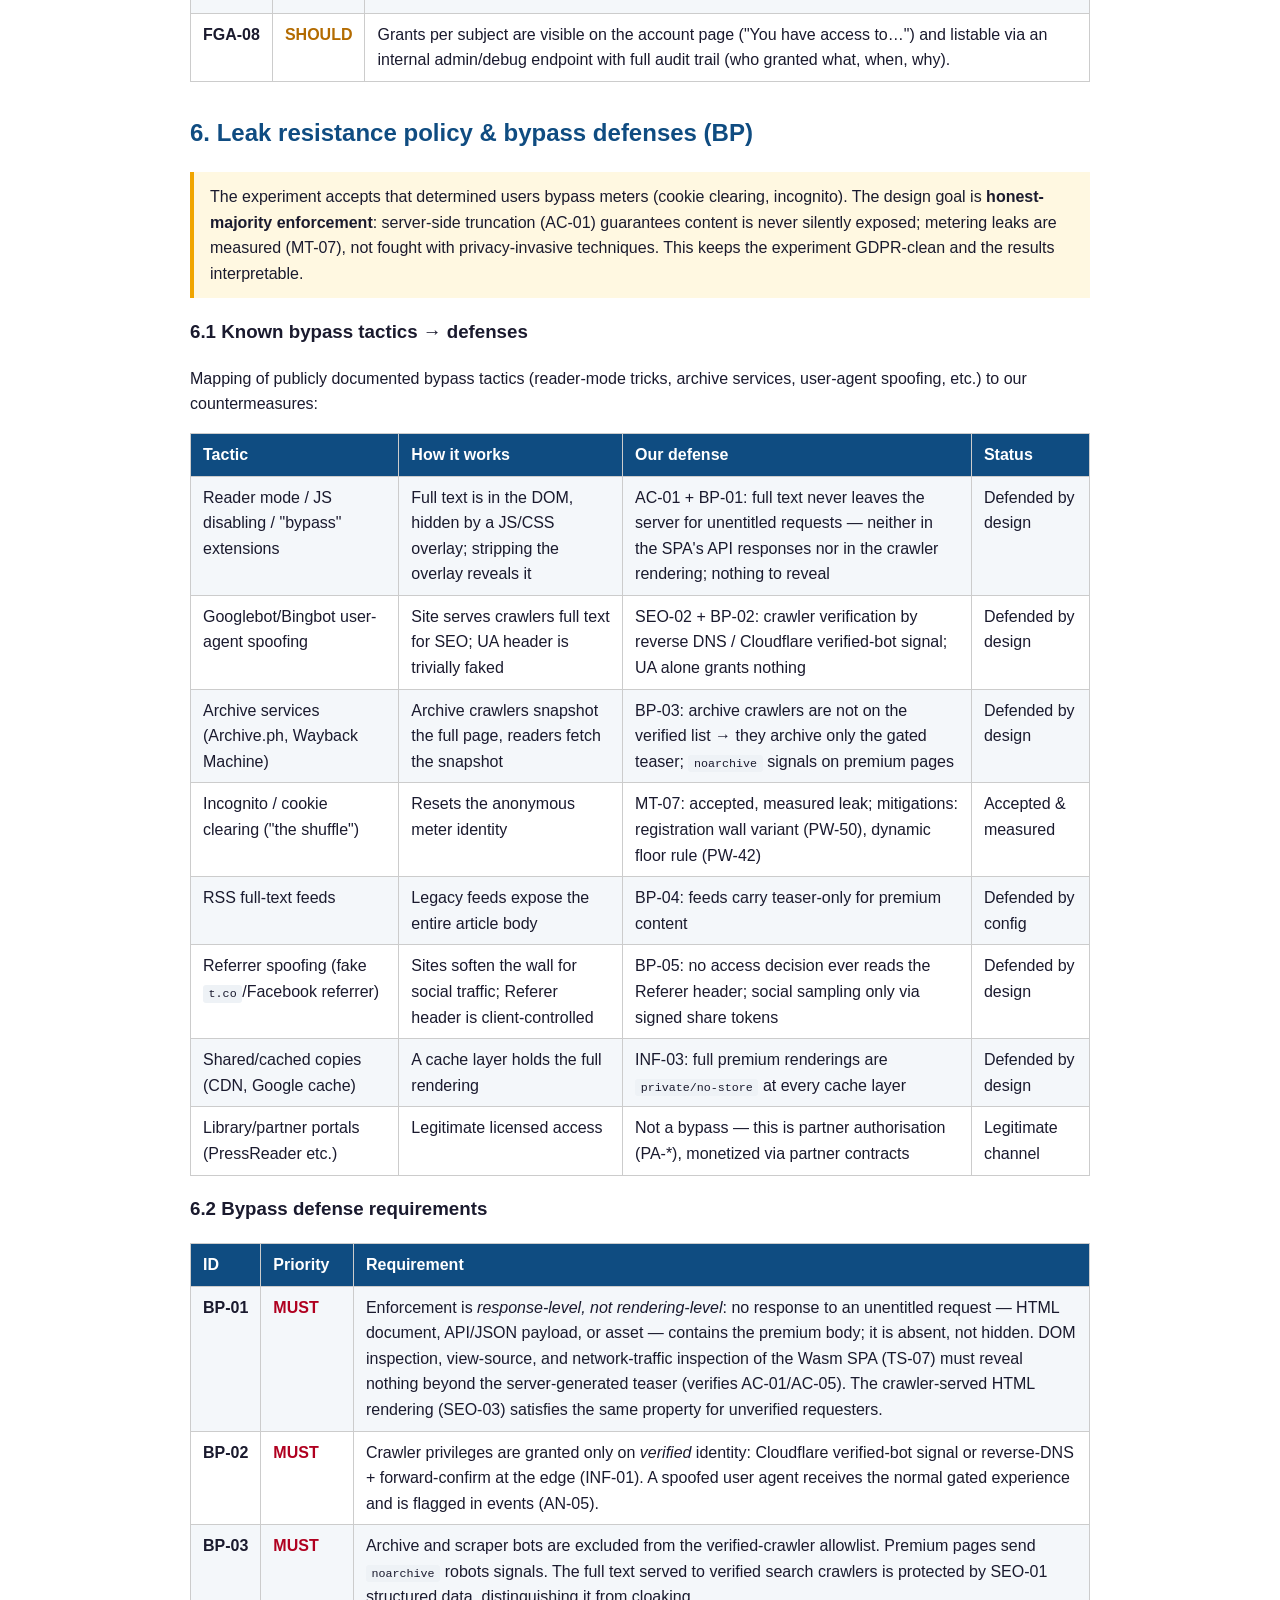
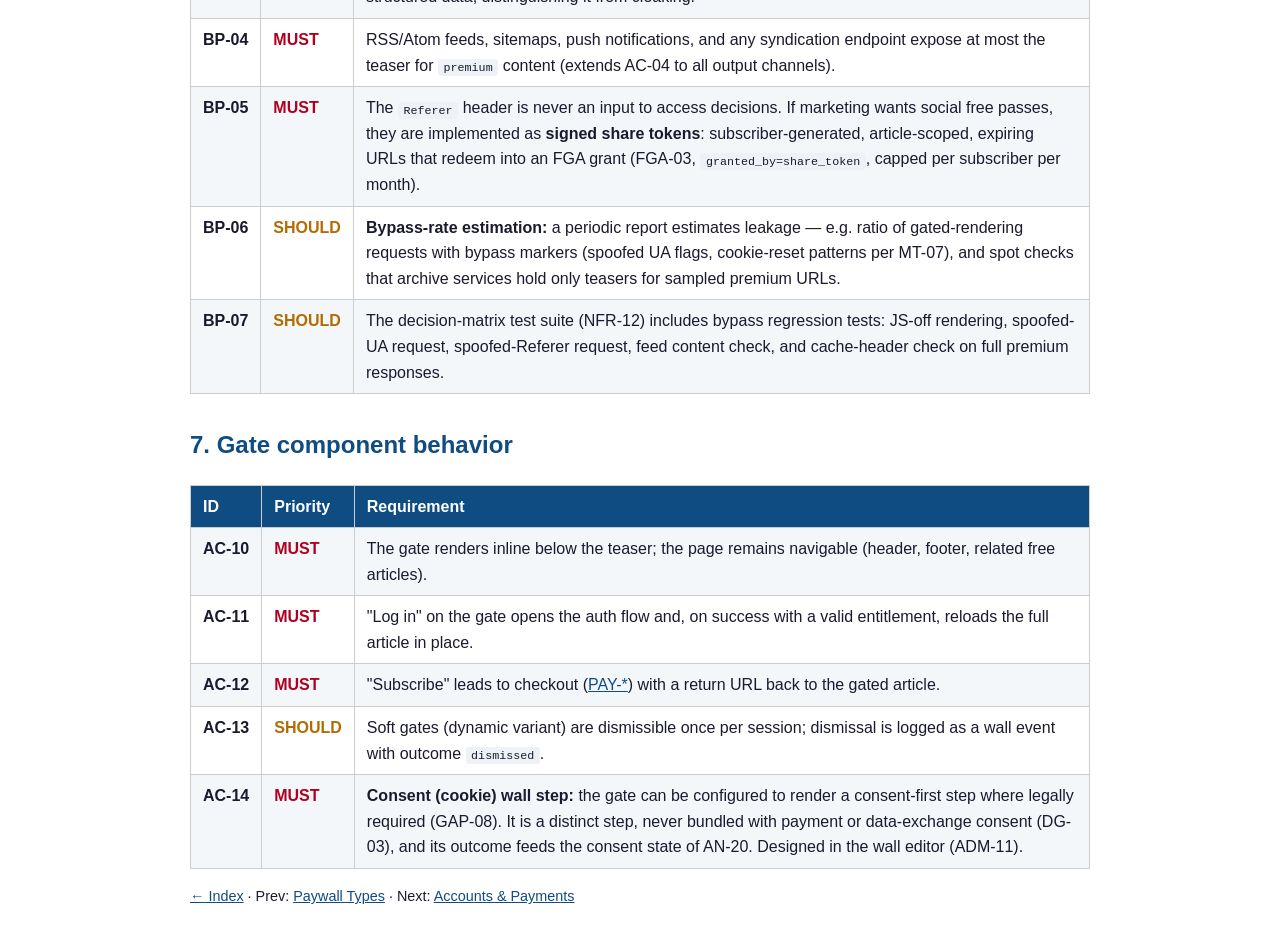
<file: requirements/02-access-control-metering.html>
<!DOCTYPE html>
<html lang="en">
<head>
<meta charset="UTF-8">
<meta name="viewport" content="width=device-width, initial-scale=1.0">
<title>Doc 2 — Access Control &amp; Metering</title>
<style>
  body { font-family: -apple-system, "Segoe UI", Roboto, sans-serif; max-width: 900px; margin: 2rem auto; padding: 0 1.5rem; color: #1a1a2e; line-height: 1.6; }
  h1 { border-bottom: 3px solid #0f4c81; padding-bottom: .5rem; }
  h2 { color: #0f4c81; margin-top: 2rem; }
  table { border-collapse: collapse; width: 100%; margin: 1rem 0; }
  th, td { border: 1px solid #ccc; padding: .5rem .75rem; text-align: left; vertical-align: top; }
  th { background: #0f4c81; color: #fff; }
  tr:nth-child(even) { background: #f4f7fa; }
  code { background: #eef2f6; padding: .1rem .35rem; border-radius: 3px; font-size: .9em; }
  pre { background: #eef2f6; padding: 1rem; border-radius: 6px; overflow-x: auto; }
  .req td:first-child { white-space: nowrap; font-weight: bold; }
  .must { color: #b00020; font-weight: bold; }
  .should { color: #b36b00; font-weight: bold; }
  .could { color: #2e7d32; font-weight: bold; }
  nav { font-size: .9em; margin-bottom: 1rem; }
  a { color: #0f4c81; }
  .note { background: #fff8e1; border-left: 4px solid #f0a500; padding: .75rem 1rem; margin: 1rem 0; }
</style>
</head>
<body>

<nav><a href="index.html">← Index</a> · Prev: <a href="01-paywall-types.html">Paywall Types</a> · Next: <a href="03-accounts-payments.html">Accounts &amp; Payments</a></nav>

<h1>Doc 2 — Access Control &amp; Metering</h1>
<p>This is the core engine of the experiment: the component that decides, for every article
request, whether the visitor gets the full article or the gate.</p>

<h2>1. Access decision flow</h2>
<pre>
request(article, visitor)
  → article.content_tier == free?            → FULL CONTENT
  → visitor has valid entitlement?           → FULL CONTENT      (AC-01..03, EA-*)
  → partner access (IP allowlist/federation)?→ FULL CONTENT      (PA-*, IPW-*)
  → FGA grant for (subject, article)?        → FULL CONTENT      (FGA-01..06, AG-*, DG-*)
  → variant = experiment assignment          (EX-*)
  → decision = paywall_strategy[variant](visitor, article)
      hard      → GATE
      freemium  → GATE
      metered   → meter not exhausted? count &amp; FULL : GATE
      dynamic   → score ≥ threshold? GATE : FULL (with floor rule PW-42)
  → log wall event (AN-*)
</pre>

<h2>2. Enforcement (AC)</h2>
<table class="req">
  <tr><th>ID</th><th>Priority</th><th>Requirement</th></tr>
  <tr><td>AC-01</td><td class="must">MUST</td><td>The access decision is made <strong>server-side</strong>. The full premium article body is never present in the HTML/JSON delivered to an unentitled visitor. Hiding content with CSS/JS only is not acceptable.</td></tr>
  <tr><td>AC-02</td><td class="must">MUST</td><td>Entitlements are checked on every premium content request against the subscription store (see <a href="03-accounts-payments.html">SUB-*</a>); an expired or canceled subscription loses access at the end of its paid period.</td></tr>
  <tr><td>AC-03</td><td class="must">MUST</td><td>Entitlement check results may be cached per session for at most 5 minutes to limit latency, but cancellation/expiry must take effect within that window.</td></tr>
  <tr><td>AC-04</td><td class="must">MUST</td><td>Premium API endpoints (e.g. article JSON) enforce the same rules as HTML pages — no unauthenticated side door.</td></tr>
  <tr><td>AC-05</td><td class="should">SHOULD</td><td>The teaser fragment (PW-02) is generated server-side from the article body, so the cut-off point cannot be manipulated by the client.</td></tr>
  <tr><td>AC-06</td><td class="should">SHOULD</td><td>Rate-limit and log suspicious access patterns (e.g. one identity used from many IPs concurrently) for later account-sharing analysis.</td></tr>
  <tr><td>AC-07</td><td class="must">MUST</td><td>Logged-in identity is established exclusively from a CIAM-issued JWT validated per <a href="05-technical-architecture.html">NFR-20..24</a>. A request with a missing, invalid, or expired token is treated as anonymous (falls back to <code>visitor_id</code> metering) — never as an error page.</td></tr>
  <tr><td>AC-08</td><td class="must">MUST</td><td>The JWT authenticates <em>who</em> the user is; <em>what they may access</em> (entitlements) is resolved from the local subscription store (AC-02). Entitlement claims inside the token, if present, are advisory only — cancellations must take effect within the AC-03 window regardless of token lifetime.</td></tr>
</table>

<h2>3. Access capability catalogue — what runs where</h2>
<p>Access control is more than the paywall gate. The table below maps each capability to the
system that <strong>owns</strong> it and the systems that support it. Detailed requirements
follow per capability.</p>
<table>
  <tr><th>Capability</th><th>Owner</th><th>Supporting systems</th><th>Reqs</th></tr>
  <tr><td>Progressive registration</td><td>CIAM (Ory Kratos — flows &amp; traits)</td><td>Paywall/CEP decide <em>when</em> to ask</td><td><code>PR-*</code></td></tr>
  <tr><td>Adaptive authentication</td><td>CIAM (Kratos MFA / step-up, <code>acr</code> claims)</td><td>Edge supplies risk signals; origin enforces claim checks</td><td><code>AA-*</code></td></tr>
  <tr><td>Entitlement authorisation</td><td>Paywall origin (subscription store)</td><td>JWT claims as cache (Hydra token hook); edge fast-path</td><td><code>EA-*</code></td></tr>
  <tr><td>Partner authorisation</td><td>FGA (Ory Keto — membership tuples)</td><td>CIAM federation (external IdP); edge IP detection</td><td><code>PA-*</code></td></tr>
  <tr><td>Metered authorisation</td><td>Paywall origin (meter engine)</td><td>Edge KV read-through cache (INF-05)</td><td><code>MT-*</code></td></tr>
  <tr><td>Ad-gated authorisation</td><td>Paywall origin (grant API → FGA)</td><td>CEP triggers the offer; ad provider callback verifies</td><td><code>AG-*</code></td></tr>
  <tr><td>Data-gated authorisation</td><td>Paywall origin (grant API → FGA)</td><td>CIAM stores the data (traits + consent); CEP triggers</td><td><code>DG-*</code></td></tr>
  <tr><td>IP whitelisting</td><td>Edge Worker (range matching)</td><td>Origin maps to partner; FGA holds partner subscription</td><td><code>IPW-*</code></td></tr>
  <tr><td>Device limiting</td><td>CIAM (Kratos session registry)</td><td>Origin enforces at login/refresh; account page UI</td><td><code>DL-*</code></td></tr>
  <tr><td>Meter management</td><td>Paywall origin (config + admin API)</td><td>—</td><td><code>MT-10..</code></td></tr>
  <tr><td>Session management</td><td>CIAM (Kratos sessions, Hydra tokens)</td><td>Edge validates JWTs; origin checks revocation for sensitive ops</td><td><code>SM-*</code></td></tr>
</table>

<h3>3.1 Progressive registration (PR) — CIAM</h3>
<table class="req">
  <tr><th>ID</th><th>Priority</th><th>Requirement</th></tr>
  <tr><td>PR-01</td><td class="must">MUST</td><td>Identity data is collected in steps, stored as Kratos identity traits: step 1 = email + password only (US-05); later steps (name, interests, newsletter opt-in) are separate Kratos flows triggered at configured moments — by the paywall (e.g. after Nth read) or by the CEP (trigger context <code>profile_enrichment</code>).</td></tr>
  <tr><td>PR-02</td><td class="must">MUST</td><td>The registration wall (PW-50) uses step 1 only. Every later step states its purpose and is skippable unless it is the explicit price of a data-gated grant (DG-*).</td></tr>
  <tr><td>PR-03</td><td class="should">SHOULD</td><td>Profile completeness is exposed (claim or profile API) so the CEP can segment on it; each collected trait carries a consent/purpose record (AN-20).</td></tr>
</table>

<h3>3.2 Adaptive authentication (AA) — CIAM</h3>
<table class="req">
  <tr><th>ID</th><th>Priority</th><th>Requirement</th></tr>
  <tr><td>AA-01</td><td class="must">MUST</td><td>Sensitive operations — payment method change, email/password change, account deletion, user-scoped grant administration — require a step-up authentication level (AAL2: TOTP/WebAuthn/email code via Kratos), asserted by the <code>acr</code>/<code>amr</code> claims and enforced origin-side in the shared middleware (NFR-22).</td></tr>
  <tr><td>AA-02</td><td class="should">SHOULD</td><td>Risk signals (new device, impossible travel, Cloudflare bot score via INF-09) can force re-authentication at login. Signal evaluation lives in the CIAM login flow, not in paywall code.</td></tr>
  <tr><td>AA-03</td><td class="must">MUST</td><td><strong>Friction guard:</strong> reading content never requires step-up — AAL1 (password session) is always sufficient for article access. Adaptive auth protects the account, not the content.</td></tr>
</table>

<h3>3.3 Entitlement authorisation (EA) — origin, with JWT pattern</h3>
<p><strong>Recommended JWT pattern:</strong> the JWT proves identity; entitlements are data.
But to avoid a database hit on every request, entitlement claims may ride along in the access
token as a <em>cache</em>:</p>
<table class="req">
  <tr><th>ID</th><th>Priority</th><th>Requirement</th></tr>
  <tr><td>EA-01</td><td class="must">MUST</td><td>The subscription store remains the single authority for entitlements (AC-02/AC-08). Any entitlement representation elsewhere (token claims, edge cache) is derived and disposable.</td></tr>
  <tr><td>EA-02</td><td class="should">SHOULD</td><td>A Hydra token hook embeds entitlement claims (e.g. <code>ent: ["basic"]</code>, <code>tier</code>) into access tokens at issuance/refresh. If these claims are used in access decisions, access-token TTL must be ≤ the AC-03 freshness window (5 min) — otherwise claims are display-only.</td></tr>
  <tr><td>EA-03</td><td class="should">SHOULD</td><td>The edge Worker may use valid entitlement claims for the fast path (e.g. routing subscribers past the cached gated rendering); the origin re-derives entitlements for the actual full-content response. Edge trusts claims for routing, origin trusts only the store for serving.</td></tr>
  <tr><td>EA-04</td><td class="must">MUST</td><td>Subscription changes (upgrade UP-14, cancellation, pause SUB-07) revoke/refresh outstanding tokens where the provider supports it, and in all cases take effect within the AC-03 window via token expiry.</td></tr>
</table>

<h3>3.4 Partner authorisation (PA) — FGA + CIAM federation</h3>
<table class="req">
  <tr><th>ID</th><th>Priority</th><th>Requirement</th></tr>
  <tr><td>PA-01</td><td class="must">MUST</td><td>A partner (company, school, library, telco bundle) is an FGA object holding a partner subscription: Keto tuples model <code>user —member→ partner</code> and <code>partner —subscriber→ tier</code>; the access check resolves transitively, so individual users need no personal subscription.</td></tr>
  <tr><td>PA-02</td><td class="must">MUST</td><td>Partner users join via (a) CIAM federation — the partner's IdP added as OIDC/SAML provider in Kratos, membership tuple written on first federated login — or (b) IP allowlist (IPW-*). Voucher codes are a COULD.</td></tr>
  <tr><td>PA-03</td><td class="must">MUST</td><td>Partner offboarding deletes the partner's subscription tuple, which transitively revokes all member access immediately (≤ AC-03 window); membership tuples are also expirable (FGA-02 applies).</td></tr>
  <tr><td>PA-04</td><td class="should">SHOULD</td><td>Partner usage (reads per partner, unique users) is reported from events for contract management.</td></tr>
  <tr><td>PA-05</td><td class="must">MUST</td><td><strong>Seat limits:</strong> a partner may carry an optional <code>max_seats</code>; the count of active membership tuples is kept and checked on every membership write — writes beyond the cap are rejected and reported (PA-04). Seat changes are audited (ADM-03).</td></tr>
</table>

<h3>3.5 Ad-gated authorisation (AG) — grant API + CEP</h3>
<table class="req">
  <tr><th>ID</th><th>Priority</th><th>Requirement</th></tr>
  <tr><td>AG-01</td><td class="must">MUST</td><td>The gate may carry an offer of kind <code>access_grant</code> with method <code>rewarded_ad</code> (decided by the CEP, UP-01; rendering out of scope). Completion of the ad is verified <strong>server-side</strong> via a signed callback from the ad provider before any access is granted.</td></tr>
  <tr><td>AG-02</td><td class="must">MUST</td><td>On verified completion the grant API (FGA-03) issues a short grant — default: the single triggering article, TTL 24 h. Daily cap per subject (default 2 rewarded unlocks/day) enforced by the grant API.</td></tr>
  <tr><td>AG-03</td><td class="should">SHOULD</td><td>Ad-gated unlocks are logged distinctly (<code>granted_by=ad_gate</code>) so their cannibalization of subscriptions is measurable (AN-14).</td></tr>
</table>

<h3>3.6 Data-gated authorisation (DG) — grant API + CIAM traits</h3>
<table class="req">
  <tr><th>ID</th><th>Priority</th><th>Requirement</th></tr>
  <tr><td>DG-01</td><td class="must">MUST</td><td>The gate may offer access in exchange for data (newsletter opt-in, survey answer, profile trait) — an <code>access_grant</code> offer with method <code>data_exchange</code>, fulfilled as a progressive-registration step (PR-01). The collected data lives in CIAM traits with an explicit consent + purpose record.</td></tr>
  <tr><td>DG-02</td><td class="must">MUST</td><td>On verified completion the grant API issues the configured grant (default: article or section, TTL 7 days), <code>granted_by=data_gate</code>.</td></tr>
  <tr><td>DG-03</td><td class="must">MUST</td><td>GDPR constraint: the exchange must be explicit and specific ("your email for this article") — no bundled consent, and withdrawal of consent stops future use of the data but does not retroactively revoke the consumed grant.</td></tr>
</table>

<h3>3.7 IP whitelisting (IPW) — edge + FGA</h3>
<table class="req">
  <tr><th>ID</th><th>Priority</th><th>Requirement</th></tr>
  <tr><td>IPW-01</td><td class="must">MUST</td><td>Partner IP ranges (CIDR) are configuration (API-03). The edge Worker matches the client IP and forwards a <code>partner_id</code> in the trusted context (INF-01/02) — clients cannot inject it.</td></tr>
  <tr><td>IPW-02</td><td class="must">MUST</td><td>The origin treats a request with <code>partner_id</code> as partner-authorised if the partner's FGA subscription tuple is active (PA-01) — no personal account required. Such reads are metered per partner (PA-04), not per visitor.</td></tr>
  <tr><td>IPW-03</td><td class="should">SHOULD</td><td>Range changes are audited; overlapping/invalid CIDRs rejected at config load. A range match never <em>reduces</em> access for a visitor who also has a personal entitlement.</td></tr>
</table>

<h3>3.8 Device limiting (DL) — CIAM sessions + origin enforcement</h3>
<table class="req">
  <tr><th>ID</th><th>Priority</th><th>Requirement</th></tr>
  <tr><td>DL-01</td><td class="must">MUST</td><td>A user may have at most <code>max_devices</code> concurrent sessions (config, default 3; per plan tier configurable — e.g. <code>complete</code> 5). A device = one Kratos session with device metadata (user agent, platform, channel).</td></tr>
  <tr><td>DL-02</td><td class="must">MUST</td><td>Enforcement at session creation (login): exceeding the limit revokes the oldest session (default) or prompts the user to choose. Revoked sessions die at next token refresh (SM-02), i.e. within the access-token TTL.</td></tr>
  <tr><td>DL-03</td><td class="should">SHOULD</td><td>Concurrent-streaming-style abuse (one session, many IPs — AC-06) is reported, not auto-blocked, in the experiment phase.</td></tr>
</table>

<h3>3.9 Session management (SM) — CIAM</h3>
<table class="req">
  <tr><th>ID</th><th>Priority</th><th>Requirement</th></tr>
  <tr><td>SM-01</td><td class="must">MUST</td><td>Ory Kratos is the session authority; Hydra-issued refresh tokens are bound to a Kratos session. Revoking the session (logout, device limit, admin) invalidates its refresh tokens.</td></tr>
  <tr><td>SM-02</td><td class="must">MUST</td><td>Refresh-token rotation with reuse detection: a replayed (stolen) refresh token revokes the whole session chain.</td></tr>
  <tr><td>SM-03</td><td class="must">MUST</td><td>The account page lists active sessions/devices (channel, last seen) with per-session logout and "log out everywhere" (US-07, DL-*).</td></tr>
  <tr><td>SM-04</td><td class="must">MUST</td><td>Division of labor: the edge validates JWTs statelessly (NFR-20) for content access; <strong>sensitive operations</strong> (AA-01 list) additionally check live session validity against Kratos at the origin — so a revoked session can read for at most the access-token TTL but can never change the account.</td></tr>
  <tr><td>SM-05</td><td class="should">SHOULD</td><td>Anonymous "sessions" are just the <code>visitor_id</code> cookie (MT-01) — no server-side session object, to keep the anonymous path cheap and cacheable.</td></tr>
</table>

<h2>4. Visitor identity &amp; metering (MT)</h2>
<table class="req">
  <tr><th>ID</th><th>Priority</th><th>Requirement</th></tr>
  <tr><td>MT-01</td><td class="must">MUST</td><td>Anonymous visitors are identified by a first-party cookie containing a random <code>visitor_id</code> (UUID), set on first visit, expiry ≥ 13 months.</td></tr>
  <tr><td>MT-02</td><td class="must">MUST</td><td>The meter state (count + article IDs read this period) is stored <strong>server-side</strong>, keyed by <code>visitor_id</code> (anonymous) or <code>user_id</code> (logged in). The cookie carries only the identifier.</td></tr>
  <tr><td>MT-03</td><td class="must">MUST</td><td>On login/registration, the anonymous meter state is merged into the user's meter state (take the union of read articles; count = size of union).</td></tr>
  <tr><td>MT-04</td><td class="must">MUST</td><td>A read counts toward the meter only when the full article is actually served (not for teaser/gate views, bots, or prefetch requests).</td></tr>
  <tr><td>MT-05</td><td class="must">MUST</td><td>Known crawler user agents (Googlebot etc.) are exempt from metering and gating per the SEO policy (<a href="05-technical-architecture.html">SEO-*</a>), with verification to prevent UA spoofing.</td></tr>
  <tr><td>MT-06</td><td class="should">SHOULD</td><td>Meter periods and limits are defined per variant configuration (PW-06), defaulting to calendar month / limit 5.</td></tr>
  <tr><td>MT-07</td><td class="should">SHOULD</td><td>Cookie deletion resets the anonymous meter — accepted leak. Track the rate of "new" visitors with old browser fingerprint characteristics only in aggregate, for leak estimation; no covert fingerprinting for enforcement.</td></tr>
  <tr><td>MT-08</td><td class="could">COULD</td><td>Private/incognito detection heuristics may add a soft registration prompt, but must never block free content.</td></tr>
  <tr><td>MT-09</td><td class="must">MUST</td><td><strong>Cross-channel meter:</strong> the meter is per subject, not per channel — reads on <code>web</code>, <code>app</code>, and <code>chat</code> count against the same meter once the subject is identified (API-06).</td></tr>
</table>

<h3>4.1 Meter management (MT-10..) — origin admin</h3>
<table class="req">
  <tr><th>ID</th><th>Priority</th><th>Requirement</th></tr>
  <tr><td>MT-10</td><td class="must">MUST</td><td>Meter parameters (limit, period, per-variant overrides PW-06/MT-06, registered-visitor bonus PW-25) are managed in configuration (API-03) with validation and audit on change.</td></tr>
  <tr><td>MT-11</td><td class="must">MUST</td><td>An internal admin API can inspect a subject's meter state (count, articles, period) and reset it — for support and QA (EX-05). Every reset is audited.</td></tr>
  <tr><td>MT-12</td><td class="should">SHOULD</td><td>Meter changes (config or reset) take effect within the cache windows (AC-03, INF-05) without deploy or cache purge tooling beyond TTL expiry.</td></tr>
  <tr><td>MT-13</td><td class="should">SHOULD</td><td><strong>First-party identity graph, as events:</strong> consent-based signals that tie identifiers to one person — newsletter/email click-through tokens, share-token redemptions (BP-05), CIAM logins on additional devices (US-08) — are recorded as identity <em>link events</em> extending the MT-03 merge. The decide-path union query spans all linked subjects: one person, one meter, across devices. Every link carries its cause (auditable); wrong links are corrected by compensating unlink events, never by mutation. Covert fingerprinting remains excluded (MT-07).</td></tr>
</table>

<h2>5. Fine-grained authorization (FGA)</h2>
<p>Besides subscription entitlements, individual access can be <strong>granted</strong> by
external engines — e.g. the CEP engine rewards an engaged reader with three premium articles,
or an AI engine grants access to one recommended article. Grants are stored as relation tuples
in the FGA store (<a href="05-technical-architecture.html">Ory Keto, TS-05</a>) and checked in
the access decision flow after entitlements.</p>
<table class="req">
  <tr><th>ID</th><th>Priority</th><th>Requirement</th></tr>
  <tr><td>FGA-01</td><td class="must">MUST</td><td>A grant is a relation tuple: <code>subject</code> (visitor or user) — <code>relation</code> (e.g. <code>reader</code>) — <code>object</code> (a specific <code>article</code>, a <code>section</code>/category, or content <code>tier</code>), with metadata: <code>granted_by</code> (source system), <code>reason</code>, <code>expires_at</code>.</td></tr>
  <tr><td>FGA-02</td><td class="must">MUST</td><td>Every grant is <strong>time-bound</strong> (<code>expires_at</code> required, max TTL configurable, default 30 days) and revocable; expired tuples are cleaned up and no longer match checks.</td></tr>
  <tr><td>FGA-03</td><td class="must">MUST</td><td>Grants are written only through a single internal <strong>grant API</strong> — external engines (CEP, AI) never write to the FGA store directly. The API authenticates the calling system (cf. API-08), validates the grant against policy (allowed relations, object types, TTL bounds, max active grants per subject per source, default 10), and logs an <code>access_granted</code> event.</td></tr>
  <tr><td>FGA-04</td><td class="must">MUST</td><td>The access decision (section 1) calls an FGA <code>check(subject, read, object)</code> after the entitlement check; a positive check serves full content and logs the wall event with outcome <code>fga_grant</code> including <code>granted_by</code> — so CEP- and AI-granted reads are distinguishable in analytics (AN-*).</td></tr>
  <tr><td>FGA-05</td><td class="must">MUST</td><td>FGA checks respect the latency budget (API-05): results may be cached per subject+object for ≤ 60 s. If the FGA store is unavailable, the decision proceeds <em>without</em> grants (subscription entitlements unaffected) — degraded, never blocking (cf. NFR-11).</td></tr>
  <tr><td>FGA-06</td><td class="must">MUST</td><td>Grants never grant more than read access to content: checkout, account, subscription, and grant-API operations are out of FGA grant scope (no privilege escalation through a compromised CEP/AI integration).</td></tr>
  <tr><td>FGA-07</td><td class="should">SHOULD</td><td>Typical grant flows: CEP offer of kind <code>access_grant</code> (extends UP-02 <code>kind</code>) accepted → grant API; AI engine recommendation with access → grant API with <code>granted_by=ai_engine</code> and short TTL (e.g. 72 h).</td></tr>
  <tr><td>FGA-08</td><td class="should">SHOULD</td><td>Grants per subject are visible on the account page ("You have access to…") and listable via an internal admin/debug endpoint with full audit trail (who granted what, when, why).</td></tr>
</table>

<h2>6. Leak resistance policy &amp; bypass defenses (BP)</h2>
<div class="note">
The experiment accepts that determined users bypass meters (cookie clearing, incognito).
The design goal is <strong>honest-majority enforcement</strong>: server-side truncation (AC-01)
guarantees content is never silently exposed; metering leaks are measured (MT-07), not fought
with privacy-invasive techniques. This keeps the experiment GDPR-clean and the results interpretable.
</div>

<h3>6.1 Known bypass tactics → defenses</h3>
<p>Mapping of publicly documented bypass tactics (reader-mode tricks, archive services,
user-agent spoofing, etc.) to our countermeasures:</p>
<table>
  <tr><th>Tactic</th><th>How it works</th><th>Our defense</th><th>Status</th></tr>
  <tr><td>Reader mode / JS disabling / "bypass" extensions</td><td>Full text is in the DOM, hidden by a JS/CSS overlay; stripping the overlay reveals it</td><td>AC-01 + BP-01: full text never leaves the server for unentitled requests — neither in the SPA's API responses nor in the crawler rendering; nothing to reveal</td><td>Defended by design</td></tr>
  <tr><td>Googlebot/Bingbot user-agent spoofing</td><td>Site serves crawlers full text for SEO; UA header is trivially faked</td><td>SEO-02 + BP-02: crawler verification by reverse DNS / Cloudflare verified-bot signal; UA alone grants nothing</td><td>Defended by design</td></tr>
  <tr><td>Archive services (Archive.ph, Wayback Machine)</td><td>Archive crawlers snapshot the full page, readers fetch the snapshot</td><td>BP-03: archive crawlers are not on the verified list → they archive only the gated teaser; <code>noarchive</code> signals on premium pages</td><td>Defended by design</td></tr>
  <tr><td>Incognito / cookie clearing ("the shuffle")</td><td>Resets the anonymous meter identity</td><td>MT-07: accepted, measured leak; mitigations: registration wall variant (PW-50), dynamic floor rule (PW-42)</td><td>Accepted &amp; measured</td></tr>
  <tr><td>RSS full-text feeds</td><td>Legacy feeds expose the entire article body</td><td>BP-04: feeds carry teaser-only for premium content</td><td>Defended by config</td></tr>
  <tr><td>Referrer spoofing (fake <code>t.co</code>/Facebook referrer)</td><td>Sites soften the wall for social traffic; Referer header is client-controlled</td><td>BP-05: no access decision ever reads the Referer header; social sampling only via signed share tokens</td><td>Defended by design</td></tr>
  <tr><td>Shared/cached copies (CDN, Google cache)</td><td>A cache layer holds the full rendering</td><td>INF-03: full premium renderings are <code>private/no-store</code> at every cache layer</td><td>Defended by design</td></tr>
  <tr><td>Library/partner portals (PressReader etc.)</td><td>Legitimate licensed access</td><td>Not a bypass — this is partner authorisation (PA-*), monetized via partner contracts</td><td>Legitimate channel</td></tr>
</table>

<h3>6.2 Bypass defense requirements</h3>
<table class="req">
  <tr><th>ID</th><th>Priority</th><th>Requirement</th></tr>
  <tr><td>BP-01</td><td class="must">MUST</td><td>Enforcement is <em>response-level, not rendering-level</em>: no response to an unentitled request — HTML document, API/JSON payload, or asset — contains the premium body; it is absent, not hidden. DOM inspection, view-source, and network-traffic inspection of the Wasm SPA (TS-07) must reveal nothing beyond the server-generated teaser (verifies AC-01/AC-05). The crawler-served HTML rendering (SEO-03) satisfies the same property for unverified requesters.</td></tr>
  <tr><td>BP-02</td><td class="must">MUST</td><td>Crawler privileges are granted only on <em>verified</em> identity: Cloudflare verified-bot signal or reverse-DNS + forward-confirm at the edge (INF-01). A spoofed user agent receives the normal gated experience and is flagged in events (AN-05).</td></tr>
  <tr><td>BP-03</td><td class="must">MUST</td><td>Archive and scraper bots are excluded from the verified-crawler allowlist. Premium pages send <code>noarchive</code> robots signals. The full text served to verified search crawlers is protected by SEO-01 structured data, distinguishing it from cloaking.</td></tr>
  <tr><td>BP-04</td><td class="must">MUST</td><td>RSS/Atom feeds, sitemaps, push notifications, and any syndication endpoint expose at most the teaser for <code>premium</code> content (extends AC-04 to all output channels).</td></tr>
  <tr><td>BP-05</td><td class="must">MUST</td><td>The <code>Referer</code> header is never an input to access decisions. If marketing wants social free passes, they are implemented as <strong>signed share tokens</strong>: subscriber-generated, article-scoped, expiring URLs that redeem into an FGA grant (FGA-03, <code>granted_by=share_token</code>, capped per subscriber per month).</td></tr>
  <tr><td>BP-06</td><td class="should">SHOULD</td><td><strong>Bypass-rate estimation:</strong> a periodic report estimates leakage — e.g. ratio of gated-rendering requests with bypass markers (spoofed UA flags, cookie-reset patterns per MT-07), and spot checks that archive services hold only teasers for sampled premium URLs.</td></tr>
  <tr><td>BP-07</td><td class="should">SHOULD</td><td>The decision-matrix test suite (NFR-12) includes bypass regression tests: JS-off rendering, spoofed-UA request, spoofed-Referer request, feed content check, and cache-header check on full premium responses.</td></tr>
</table>

<h2>7. Gate component behavior</h2>
<table class="req">
  <tr><th>ID</th><th>Priority</th><th>Requirement</th></tr>
  <tr><td>AC-10</td><td class="must">MUST</td><td>The gate renders inline below the teaser; the page remains navigable (header, footer, related free articles).</td></tr>
  <tr><td>AC-11</td><td class="must">MUST</td><td>"Log in" on the gate opens the auth flow and, on success with a valid entitlement, reloads the full article in place.</td></tr>
  <tr><td>AC-12</td><td class="must">MUST</td><td>"Subscribe" leads to checkout (<a href="03-accounts-payments.html">PAY-*</a>) with a return URL back to the gated article.</td></tr>
  <tr><td>AC-13</td><td class="should">SHOULD</td><td>Soft gates (dynamic variant) are dismissible once per session; dismissal is logged as a wall event with outcome <code>dismissed</code>.</td></tr>
  <tr><td>AC-14</td><td class="must">MUST</td><td><strong>Consent (cookie) wall step:</strong> the gate can be configured to render a consent-first step where legally required (GAP-08). It is a distinct step, never bundled with payment or data-exchange consent (DG-03), and its outcome feeds the consent state of AN-20. Designed in the wall editor (ADM-11).</td></tr>
</table>

<nav><a href="index.html">← Index</a> · Prev: <a href="01-paywall-types.html">Paywall Types</a> · Next: <a href="03-accounts-payments.html">Accounts &amp; Payments</a></nav>

</body>
</html>
</file>
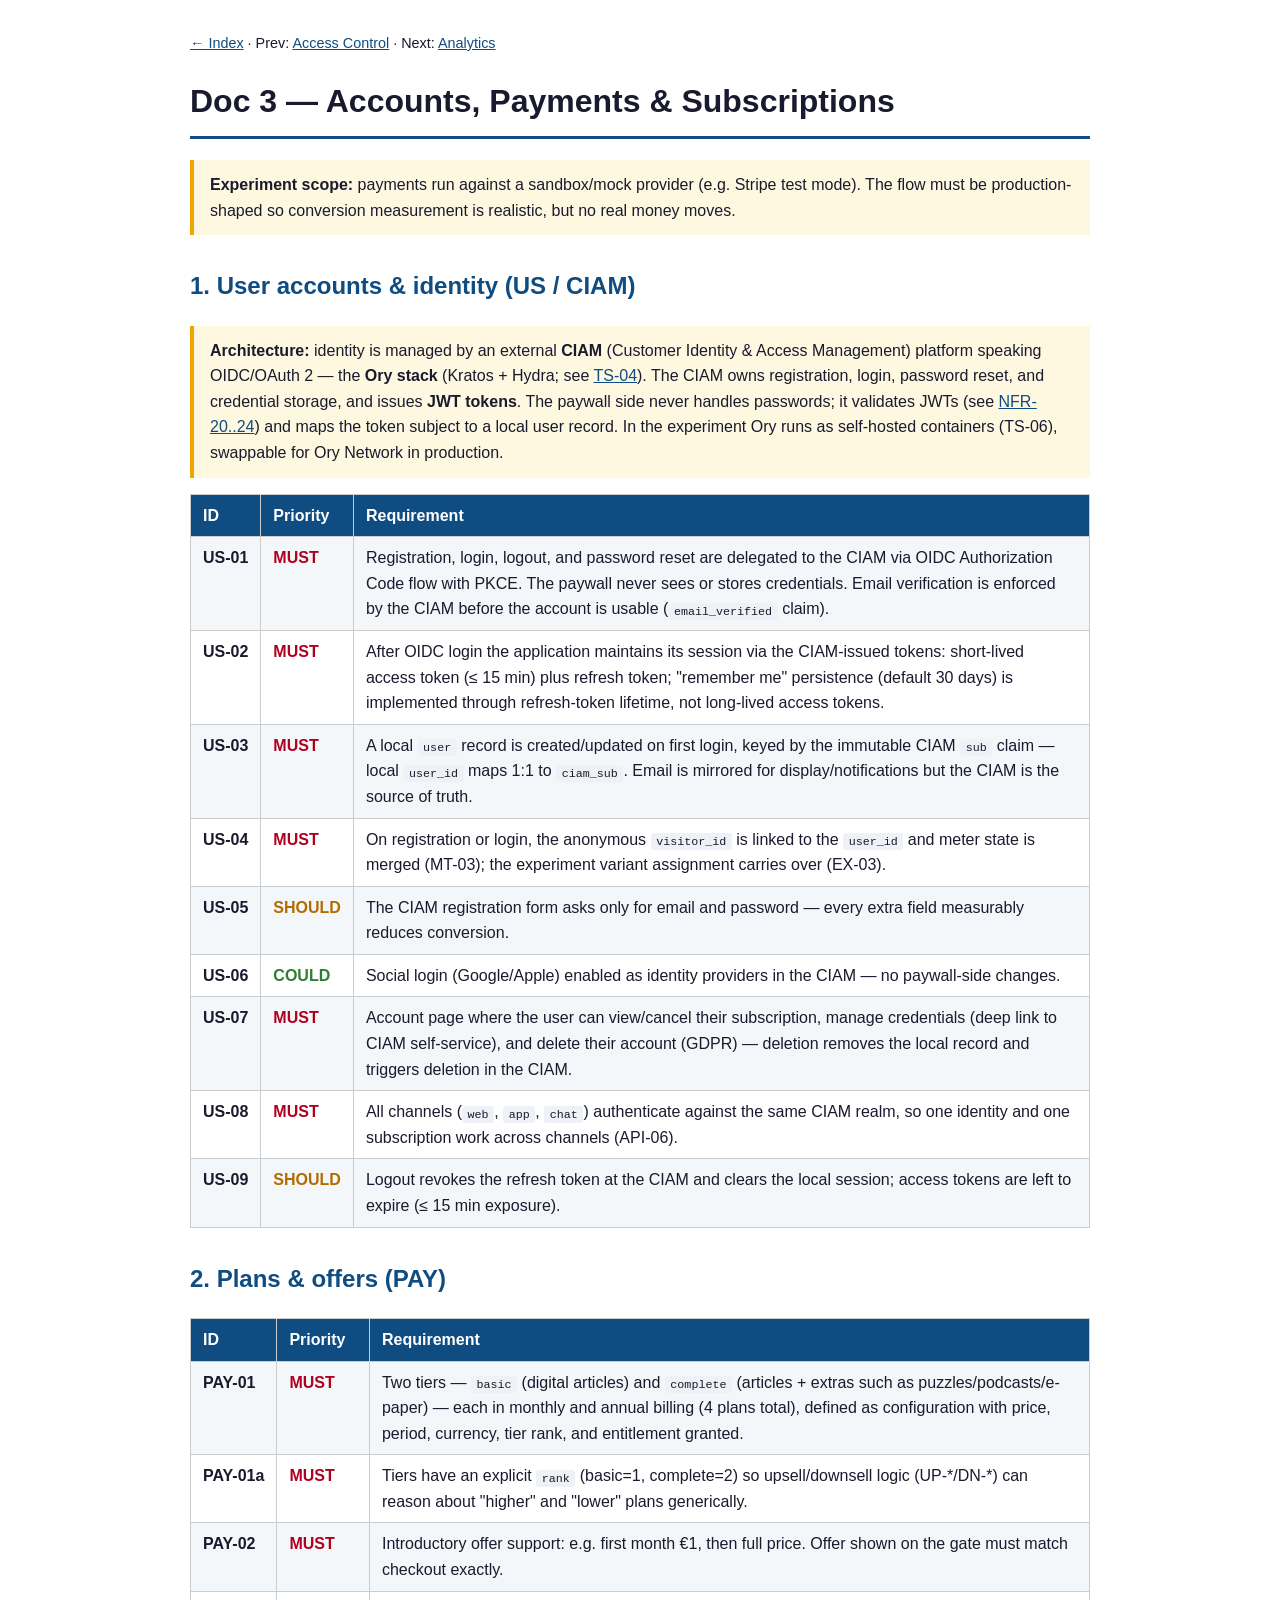
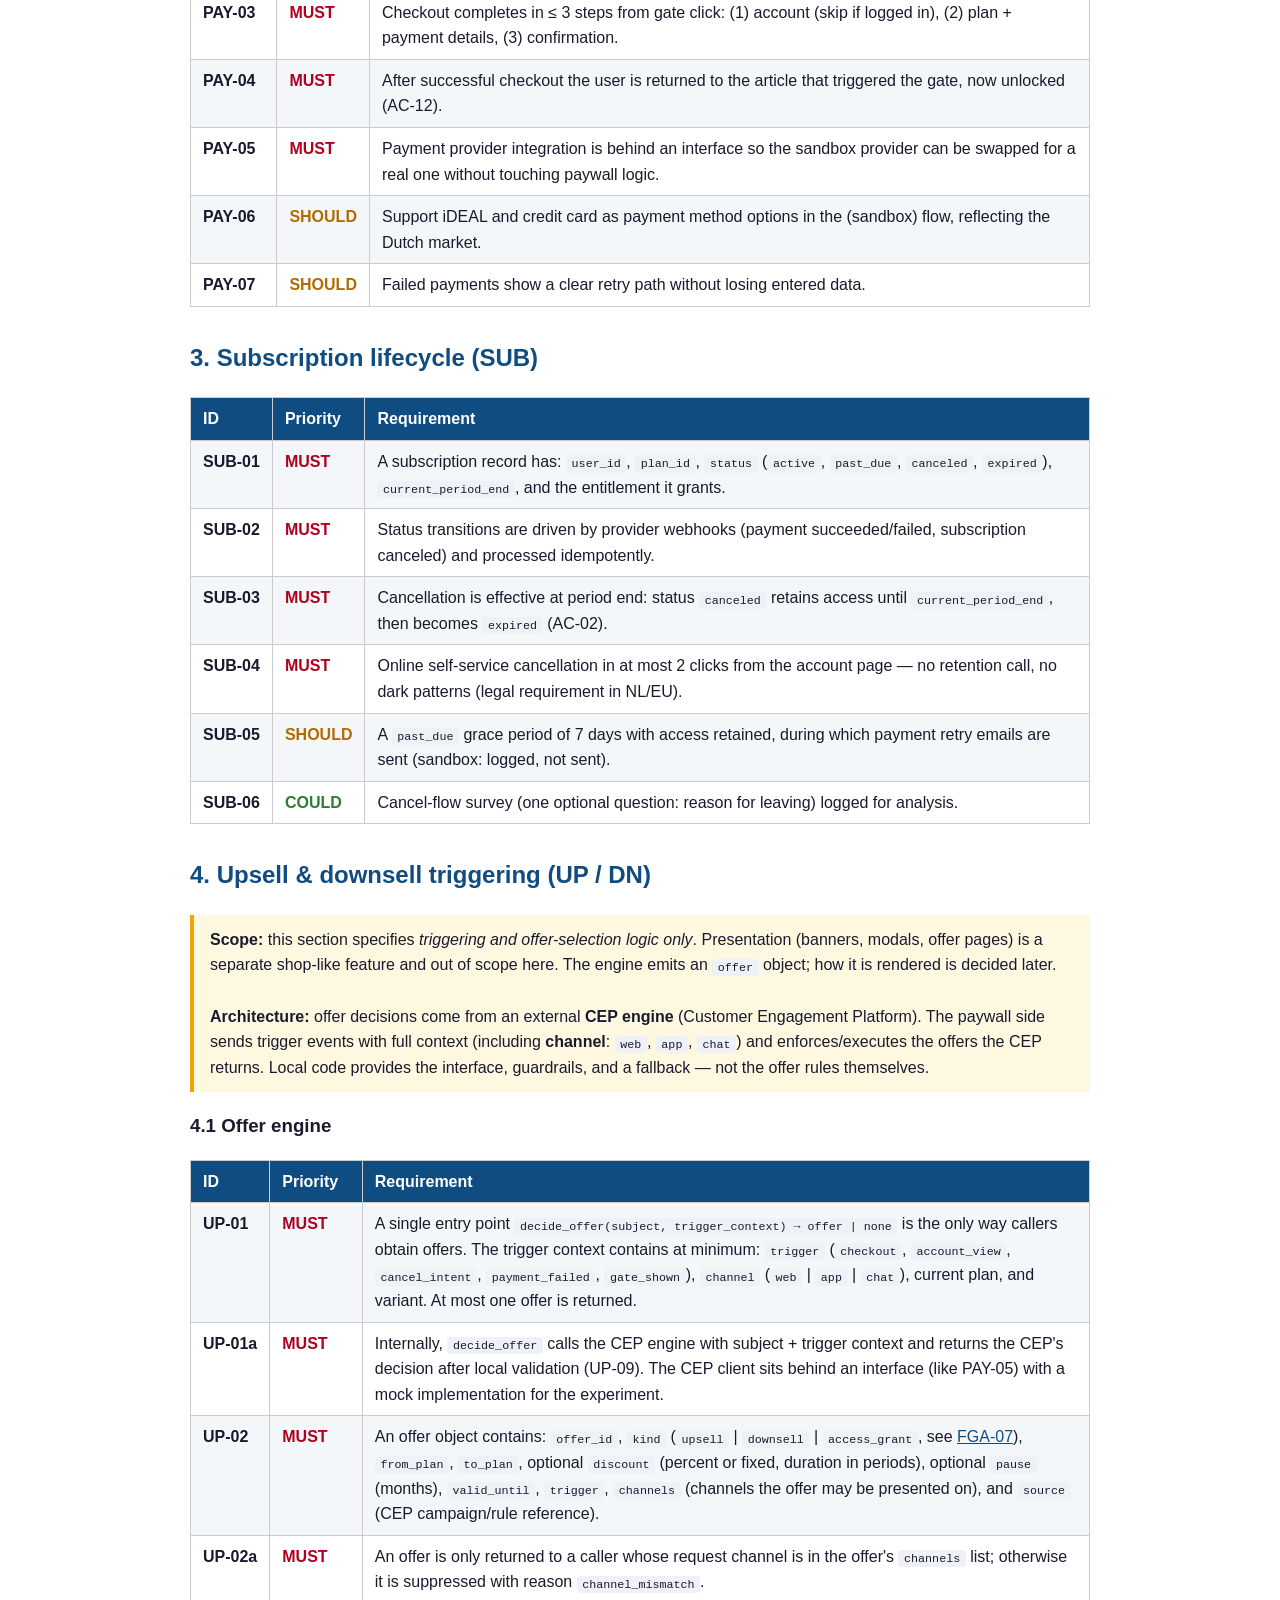
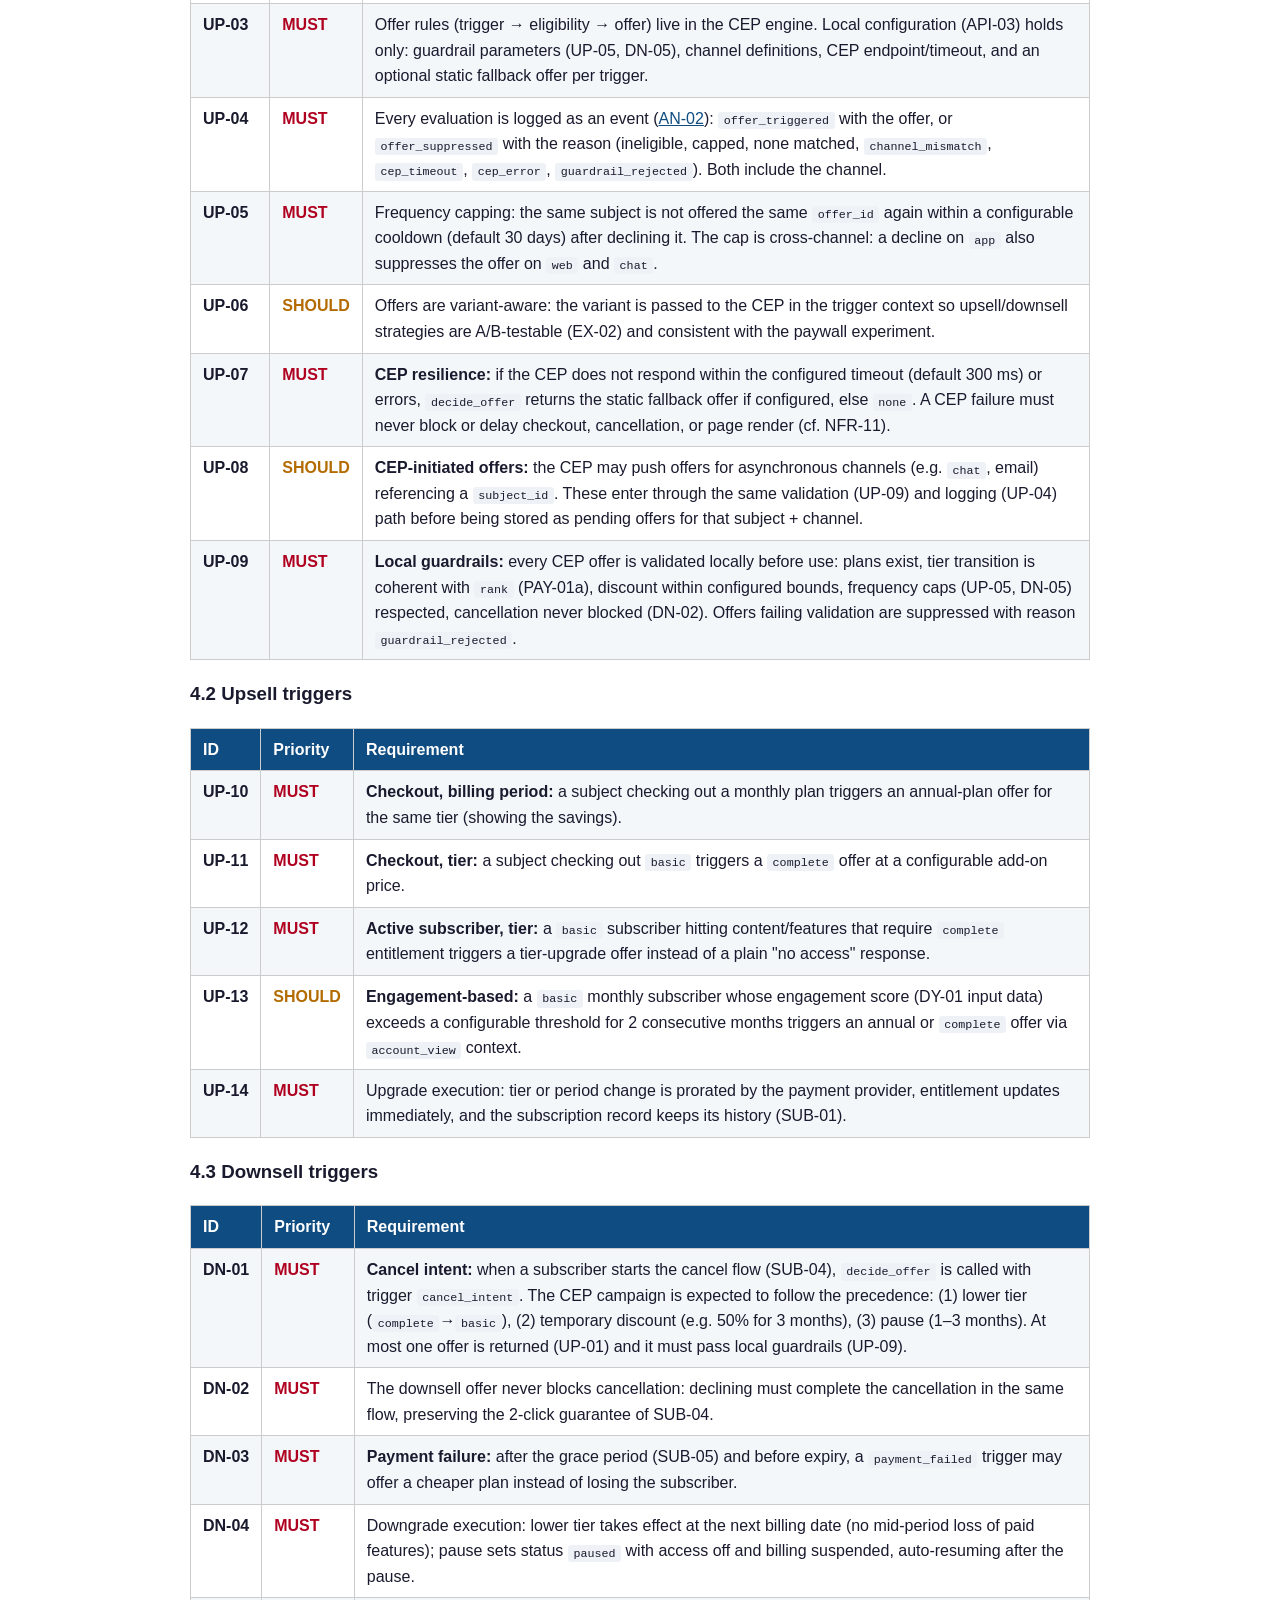
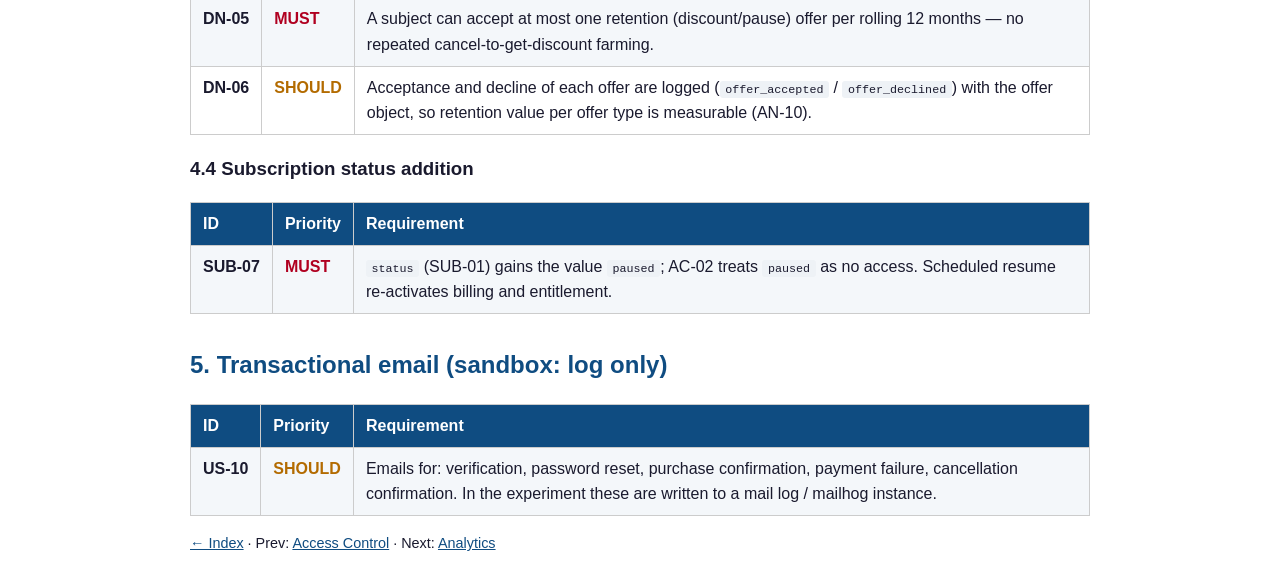
<file: requirements/03-accounts-payments.html>
<!DOCTYPE html>
<html lang="en">
<head>
<meta charset="UTF-8">
<meta name="viewport" content="width=device-width, initial-scale=1.0">
<title>Doc 3 — Accounts, Payments &amp; Subscriptions</title>
<style>
  body { font-family: -apple-system, "Segoe UI", Roboto, sans-serif; max-width: 900px; margin: 2rem auto; padding: 0 1.5rem; color: #1a1a2e; line-height: 1.6; }
  h1 { border-bottom: 3px solid #0f4c81; padding-bottom: .5rem; }
  h2 { color: #0f4c81; margin-top: 2rem; }
  table { border-collapse: collapse; width: 100%; margin: 1rem 0; }
  th, td { border: 1px solid #ccc; padding: .5rem .75rem; text-align: left; vertical-align: top; }
  th { background: #0f4c81; color: #fff; }
  tr:nth-child(even) { background: #f4f7fa; }
  code { background: #eef2f6; padding: .1rem .35rem; border-radius: 3px; font-size: .9em; }
  .req td:first-child { white-space: nowrap; font-weight: bold; }
  .must { color: #b00020; font-weight: bold; }
  .should { color: #b36b00; font-weight: bold; }
  .could { color: #2e7d32; font-weight: bold; }
  nav { font-size: .9em; margin-bottom: 1rem; }
  a { color: #0f4c81; }
  .note { background: #fff8e1; border-left: 4px solid #f0a500; padding: .75rem 1rem; margin: 1rem 0; }
</style>
</head>
<body>

<nav><a href="index.html">← Index</a> · Prev: <a href="02-access-control-metering.html">Access Control</a> · Next: <a href="04-analytics-experimentation.html">Analytics</a></nav>

<h1>Doc 3 — Accounts, Payments &amp; Subscriptions</h1>

<div class="note">
<strong>Experiment scope:</strong> payments run against a sandbox/mock provider (e.g. Stripe
test mode). The flow must be production-shaped so conversion measurement is realistic, but no
real money moves.
</div>

<h2>1. User accounts &amp; identity (US / CIAM)</h2>
<div class="note">
<strong>Architecture:</strong> identity is managed by an external <strong>CIAM</strong>
(Customer Identity &amp; Access Management) platform speaking OIDC/OAuth&nbsp;2 — the
<strong>Ory stack</strong> (Kratos + Hydra; see <a href="05-technical-architecture.html">TS-04</a>). The CIAM owns
registration, login, password reset, and credential storage, and issues <strong>JWT tokens</strong>.
The paywall side never handles passwords; it validates JWTs (see
<a href="05-technical-architecture.html">NFR-20..24</a>) and maps the token subject to a local
user record. In the experiment Ory runs as self-hosted containers (TS-06), swappable for
Ory Network in production.
</div>
<table class="req">
  <tr><th>ID</th><th>Priority</th><th>Requirement</th></tr>
  <tr><td>US-01</td><td class="must">MUST</td><td>Registration, login, logout, and password reset are delegated to the CIAM via OIDC Authorization Code flow with PKCE. The paywall never sees or stores credentials. Email verification is enforced by the CIAM before the account is usable (<code>email_verified</code> claim).</td></tr>
  <tr><td>US-02</td><td class="must">MUST</td><td>After OIDC login the application maintains its session via the CIAM-issued tokens: short-lived access token (≤ 15 min) plus refresh token; "remember me" persistence (default 30 days) is implemented through refresh-token lifetime, not long-lived access tokens.</td></tr>
  <tr><td>US-03</td><td class="must">MUST</td><td>A local <code>user</code> record is created/updated on first login, keyed by the immutable CIAM <code>sub</code> claim — local <code>user_id</code> maps 1:1 to <code>ciam_sub</code>. Email is mirrored for display/notifications but the CIAM is the source of truth.</td></tr>
  <tr><td>US-04</td><td class="must">MUST</td><td>On registration or login, the anonymous <code>visitor_id</code> is linked to the <code>user_id</code> and meter state is merged (MT-03); the experiment variant assignment carries over (EX-03).</td></tr>
  <tr><td>US-05</td><td class="should">SHOULD</td><td>The CIAM registration form asks only for email and password — every extra field measurably reduces conversion.</td></tr>
  <tr><td>US-06</td><td class="could">COULD</td><td>Social login (Google/Apple) enabled as identity providers in the CIAM — no paywall-side changes.</td></tr>
  <tr><td>US-07</td><td class="must">MUST</td><td>Account page where the user can view/cancel their subscription, manage credentials (deep link to CIAM self-service), and delete their account (GDPR) — deletion removes the local record and triggers deletion in the CIAM.</td></tr>
  <tr><td>US-08</td><td class="must">MUST</td><td>All channels (<code>web</code>, <code>app</code>, <code>chat</code>) authenticate against the same CIAM realm, so one identity and one subscription work across channels (API-06).</td></tr>
  <tr><td>US-09</td><td class="should">SHOULD</td><td>Logout revokes the refresh token at the CIAM and clears the local session; access tokens are left to expire (≤ 15 min exposure).</td></tr>
</table>

<h2>2. Plans &amp; offers (PAY)</h2>
<table class="req">
  <tr><th>ID</th><th>Priority</th><th>Requirement</th></tr>
  <tr><td>PAY-01</td><td class="must">MUST</td><td>Two tiers — <code>basic</code> (digital articles) and <code>complete</code> (articles + extras such as puzzles/podcasts/e-paper) — each in monthly and annual billing (4 plans total), defined as configuration with price, period, currency, tier rank, and entitlement granted.</td></tr>
  <tr><td>PAY-01a</td><td class="must">MUST</td><td>Tiers have an explicit <code>rank</code> (basic=1, complete=2) so upsell/downsell logic (UP-*/DN-*) can reason about "higher" and "lower" plans generically.</td></tr>
  <tr><td>PAY-02</td><td class="must">MUST</td><td>Introductory offer support: e.g. first month €1, then full price. Offer shown on the gate must match checkout exactly.</td></tr>
  <tr><td>PAY-03</td><td class="must">MUST</td><td>Checkout completes in ≤ 3 steps from gate click: (1) account (skip if logged in), (2) plan + payment details, (3) confirmation.</td></tr>
  <tr><td>PAY-04</td><td class="must">MUST</td><td>After successful checkout the user is returned to the article that triggered the gate, now unlocked (AC-12).</td></tr>
  <tr><td>PAY-05</td><td class="must">MUST</td><td>Payment provider integration is behind an interface so the sandbox provider can be swapped for a real one without touching paywall logic.</td></tr>
  <tr><td>PAY-06</td><td class="should">SHOULD</td><td>Support iDEAL and credit card as payment method options in the (sandbox) flow, reflecting the Dutch market.</td></tr>
  <tr><td>PAY-07</td><td class="should">SHOULD</td><td>Failed payments show a clear retry path without losing entered data.</td></tr>
</table>

<h2>3. Subscription lifecycle (SUB)</h2>
<table class="req">
  <tr><th>ID</th><th>Priority</th><th>Requirement</th></tr>
  <tr><td>SUB-01</td><td class="must">MUST</td><td>A subscription record has: <code>user_id</code>, <code>plan_id</code>, <code>status</code> (<code>active</code>, <code>past_due</code>, <code>canceled</code>, <code>expired</code>), <code>current_period_end</code>, and the entitlement it grants.</td></tr>
  <tr><td>SUB-02</td><td class="must">MUST</td><td>Status transitions are driven by provider webhooks (payment succeeded/failed, subscription canceled) and processed idempotently.</td></tr>
  <tr><td>SUB-03</td><td class="must">MUST</td><td>Cancellation is effective at period end: status <code>canceled</code> retains access until <code>current_period_end</code>, then becomes <code>expired</code> (AC-02).</td></tr>
  <tr><td>SUB-04</td><td class="must">MUST</td><td>Online self-service cancellation in at most 2 clicks from the account page — no retention call, no dark patterns (legal requirement in NL/EU).</td></tr>
  <tr><td>SUB-05</td><td class="should">SHOULD</td><td>A <code>past_due</code> grace period of 7 days with access retained, during which payment retry emails are sent (sandbox: logged, not sent).</td></tr>
  <tr><td>SUB-06</td><td class="could">COULD</td><td>Cancel-flow survey (one optional question: reason for leaving) logged for analysis.</td></tr>
</table>

<h2>4. Upsell &amp; downsell triggering (UP / DN)</h2>
<div class="note">
<strong>Scope:</strong> this section specifies <em>triggering and offer-selection logic only</em>.
Presentation (banners, modals, offer pages) is a separate shop-like feature and out of scope here.
The engine emits an <code>offer</code> object; how it is rendered is decided later.
<br><br>
<strong>Architecture:</strong> offer decisions come from an external <strong>CEP engine</strong>
(Customer Engagement Platform). The paywall side sends trigger events with full context
(including <strong>channel</strong>: <code>web</code>, <code>app</code>, <code>chat</code>) and
enforces/executes the offers the CEP returns. Local code provides the interface, guardrails,
and a fallback — not the offer rules themselves.
</div>

<h3>4.1 Offer engine</h3>
<table class="req">
  <tr><th>ID</th><th>Priority</th><th>Requirement</th></tr>
  <tr><td>UP-01</td><td class="must">MUST</td><td>A single entry point <code>decide_offer(subject, trigger_context) → offer | none</code> is the only way callers obtain offers. The trigger context contains at minimum: <code>trigger</code> (<code>checkout</code>, <code>account_view</code>, <code>cancel_intent</code>, <code>payment_failed</code>, <code>gate_shown</code>), <code>channel</code> (<code>web</code> | <code>app</code> | <code>chat</code>), current plan, and variant. At most one offer is returned.</td></tr>
  <tr><td>UP-01a</td><td class="must">MUST</td><td>Internally, <code>decide_offer</code> calls the CEP engine with subject + trigger context and returns the CEP's decision after local validation (UP-09). The CEP client sits behind an interface (like PAY-05) with a mock implementation for the experiment.</td></tr>
  <tr><td>UP-02</td><td class="must">MUST</td><td>An offer object contains: <code>offer_id</code>, <code>kind</code> (<code>upsell</code> | <code>downsell</code> | <code>access_grant</code>, see <a href="02-access-control-metering.html">FGA-07</a>), <code>from_plan</code>, <code>to_plan</code>, optional <code>discount</code> (percent or fixed, duration in periods), optional <code>pause</code> (months), <code>valid_until</code>, <code>trigger</code>, <code>channels</code> (channels the offer may be presented on), and <code>source</code> (CEP campaign/rule reference).</td></tr>
  <tr><td>UP-02a</td><td class="must">MUST</td><td>An offer is only returned to a caller whose request channel is in the offer's <code>channels</code> list; otherwise it is suppressed with reason <code>channel_mismatch</code>.</td></tr>
  <tr><td>UP-03</td><td class="must">MUST</td><td>Offer rules (trigger → eligibility → offer) live in the CEP engine. Local configuration (API-03) holds only: guardrail parameters (UP-05, DN-05), channel definitions, CEP endpoint/timeout, and an optional static fallback offer per trigger.</td></tr>
  <tr><td>UP-04</td><td class="must">MUST</td><td>Every evaluation is logged as an event (<a href="04-analytics-experimentation.html">AN-02</a>): <code>offer_triggered</code> with the offer, or <code>offer_suppressed</code> with the reason (ineligible, capped, none matched, <code>channel_mismatch</code>, <code>cep_timeout</code>, <code>cep_error</code>, <code>guardrail_rejected</code>). Both include the channel.</td></tr>
  <tr><td>UP-05</td><td class="must">MUST</td><td>Frequency capping: the same subject is not offered the same <code>offer_id</code> again within a configurable cooldown (default 30 days) after declining it. The cap is cross-channel: a decline on <code>app</code> also suppresses the offer on <code>web</code> and <code>chat</code>.</td></tr>
  <tr><td>UP-06</td><td class="should">SHOULD</td><td>Offers are variant-aware: the variant is passed to the CEP in the trigger context so upsell/downsell strategies are A/B-testable (EX-02) and consistent with the paywall experiment.</td></tr>
  <tr><td>UP-07</td><td class="must">MUST</td><td><strong>CEP resilience:</strong> if the CEP does not respond within the configured timeout (default 300 ms) or errors, <code>decide_offer</code> returns the static fallback offer if configured, else <code>none</code>. A CEP failure must never block or delay checkout, cancellation, or page render (cf. NFR-11).</td></tr>
  <tr><td>UP-08</td><td class="should">SHOULD</td><td><strong>CEP-initiated offers:</strong> the CEP may push offers for asynchronous channels (e.g. <code>chat</code>, email) referencing a <code>subject_id</code>. These enter through the same validation (UP-09) and logging (UP-04) path before being stored as pending offers for that subject + channel.</td></tr>
  <tr><td>UP-09</td><td class="must">MUST</td><td><strong>Local guardrails:</strong> every CEP offer is validated locally before use: plans exist, tier transition is coherent with <code>rank</code> (PAY-01a), discount within configured bounds, frequency caps (UP-05, DN-05) respected, cancellation never blocked (DN-02). Offers failing validation are suppressed with reason <code>guardrail_rejected</code>.</td></tr>
</table>

<h3>4.2 Upsell triggers</h3>
<table class="req">
  <tr><th>ID</th><th>Priority</th><th>Requirement</th></tr>
  <tr><td>UP-10</td><td class="must">MUST</td><td><strong>Checkout, billing period:</strong> a subject checking out a monthly plan triggers an annual-plan offer for the same tier (showing the savings).</td></tr>
  <tr><td>UP-11</td><td class="must">MUST</td><td><strong>Checkout, tier:</strong> a subject checking out <code>basic</code> triggers a <code>complete</code> offer at a configurable add-on price.</td></tr>
  <tr><td>UP-12</td><td class="must">MUST</td><td><strong>Active subscriber, tier:</strong> a <code>basic</code> subscriber hitting content/features that require <code>complete</code> entitlement triggers a tier-upgrade offer instead of a plain "no access" response.</td></tr>
  <tr><td>UP-13</td><td class="should">SHOULD</td><td><strong>Engagement-based:</strong> a <code>basic</code> monthly subscriber whose engagement score (DY-01 input data) exceeds a configurable threshold for 2 consecutive months triggers an annual or <code>complete</code> offer via <code>account_view</code> context.</td></tr>
  <tr><td>UP-14</td><td class="must">MUST</td><td>Upgrade execution: tier or period change is prorated by the payment provider, entitlement updates immediately, and the subscription record keeps its history (SUB-01).</td></tr>
</table>

<h3>4.3 Downsell triggers</h3>
<table class="req">
  <tr><th>ID</th><th>Priority</th><th>Requirement</th></tr>
  <tr><td>DN-01</td><td class="must">MUST</td><td><strong>Cancel intent:</strong> when a subscriber starts the cancel flow (SUB-04), <code>decide_offer</code> is called with trigger <code>cancel_intent</code>. The CEP campaign is expected to follow the precedence: (1) lower tier (<code>complete</code>→<code>basic</code>), (2) temporary discount (e.g. 50% for 3 months), (3) pause (1–3 months). At most one offer is returned (UP-01) and it must pass local guardrails (UP-09).</td></tr>
  <tr><td>DN-02</td><td class="must">MUST</td><td>The downsell offer never blocks cancellation: declining must complete the cancellation in the same flow, preserving the 2-click guarantee of SUB-04.</td></tr>
  <tr><td>DN-03</td><td class="must">MUST</td><td><strong>Payment failure:</strong> after the grace period (SUB-05) and before expiry, a <code>payment_failed</code> trigger may offer a cheaper plan instead of losing the subscriber.</td></tr>
  <tr><td>DN-04</td><td class="must">MUST</td><td>Downgrade execution: lower tier takes effect at the next billing date (no mid-period loss of paid features); pause sets status <code>paused</code> with access off and billing suspended, auto-resuming after the pause.</td></tr>
  <tr><td>DN-05</td><td class="must">MUST</td><td>A subject can accept at most one retention (discount/pause) offer per rolling 12 months — no repeated cancel-to-get-discount farming.</td></tr>
  <tr><td>DN-06</td><td class="should">SHOULD</td><td>Acceptance and decline of each offer are logged (<code>offer_accepted</code> / <code>offer_declined</code>) with the offer object, so retention value per offer type is measurable (AN-10).</td></tr>
</table>

<h3>4.4 Subscription status addition</h3>
<table class="req">
  <tr><th>ID</th><th>Priority</th><th>Requirement</th></tr>
  <tr><td>SUB-07</td><td class="must">MUST</td><td><code>status</code> (SUB-01) gains the value <code>paused</code>; AC-02 treats <code>paused</code> as no access. Scheduled resume re-activates billing and entitlement.</td></tr>
</table>

<h2>5. Transactional email (sandbox: log only)</h2>
<table class="req">
  <tr><th>ID</th><th>Priority</th><th>Requirement</th></tr>
  <tr><td>US-10</td><td class="should">SHOULD</td><td>Emails for: verification, password reset, purchase confirmation, payment failure, cancellation confirmation. In the experiment these are written to a mail log / mailhog instance.</td></tr>
</table>

<nav><a href="index.html">← Index</a> · Prev: <a href="02-access-control-metering.html">Access Control</a> · Next: <a href="04-analytics-experimentation.html">Analytics</a></nav>

</body>
</html>
</file>
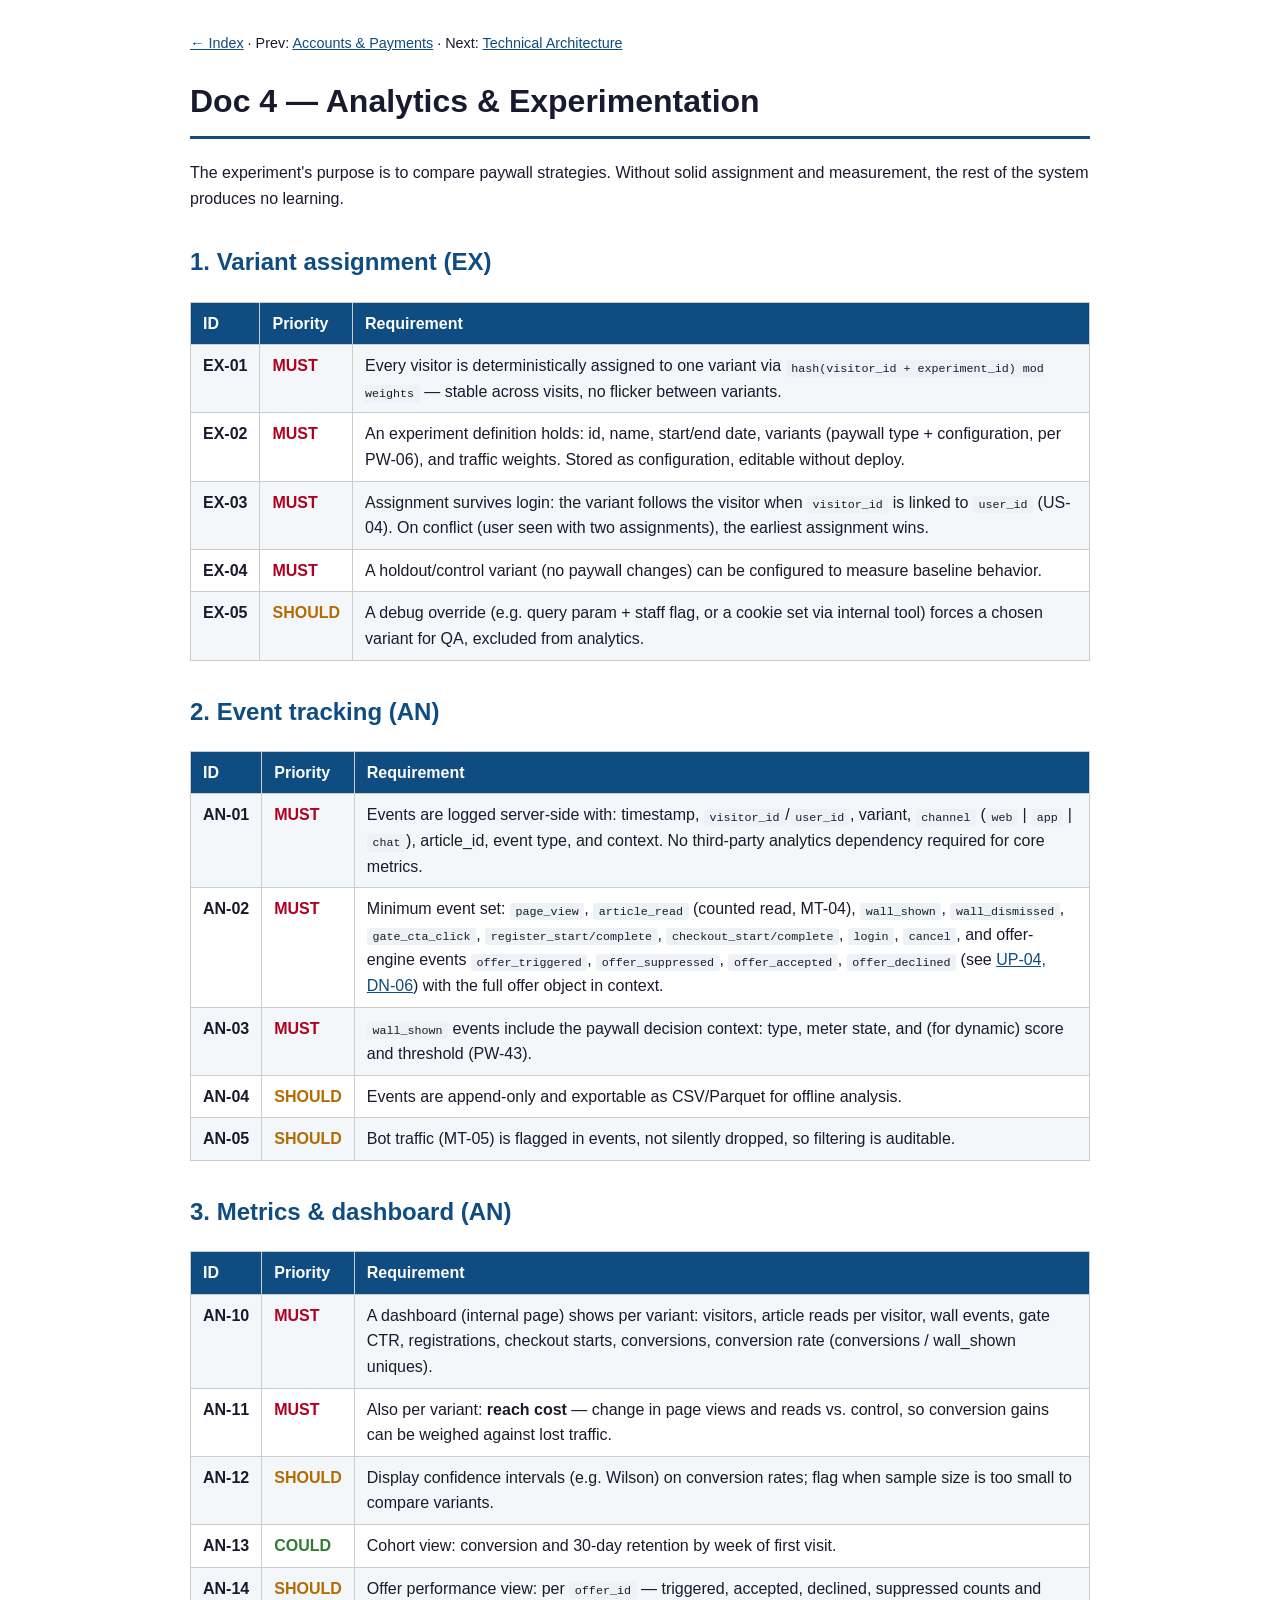
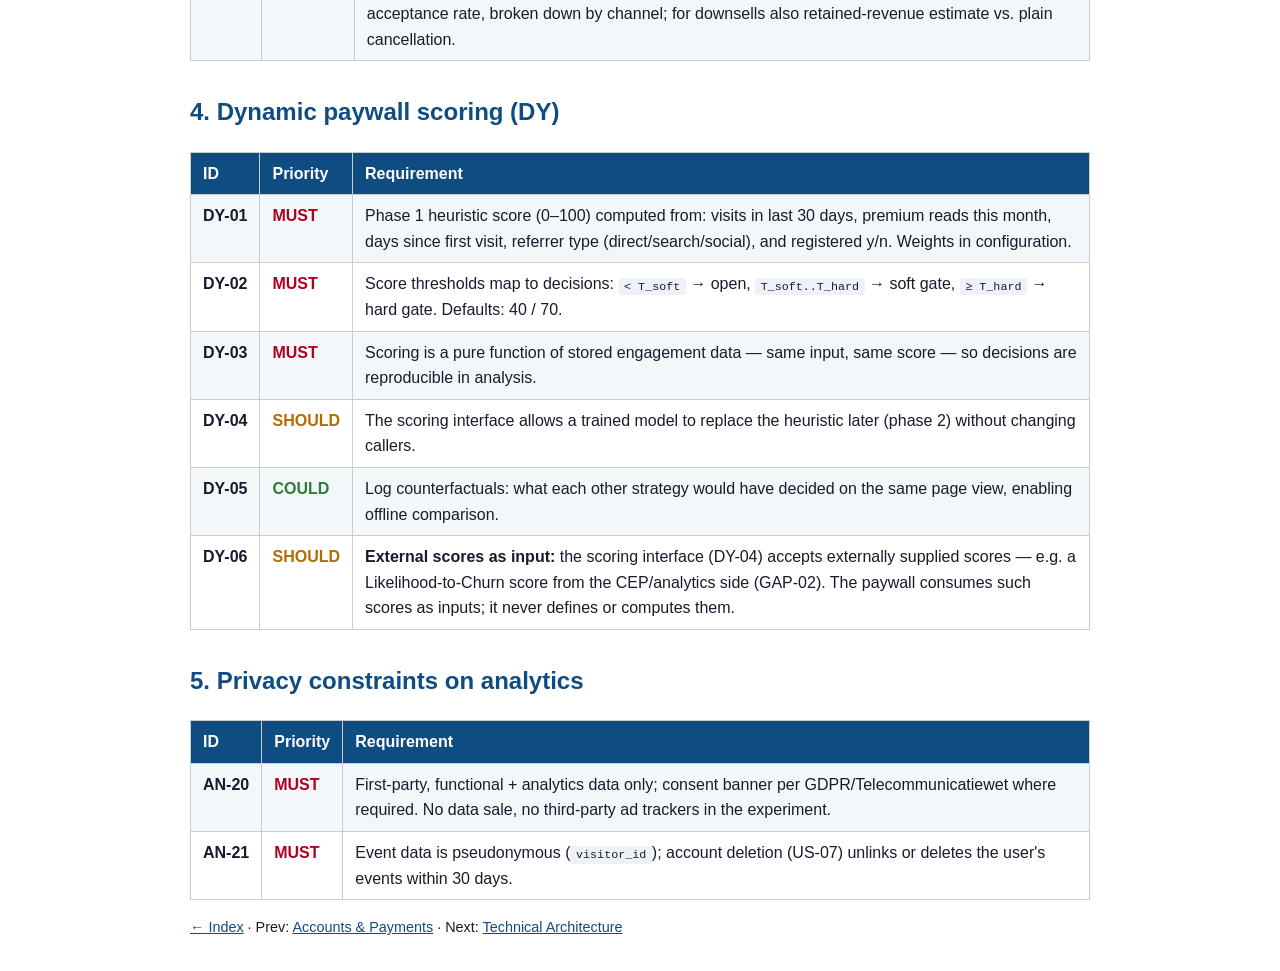
<file: requirements/04-analytics-experimentation.html>
<!DOCTYPE html>
<html lang="en">
<head>
<meta charset="UTF-8">
<meta name="viewport" content="width=device-width, initial-scale=1.0">
<title>Doc 4 — Analytics &amp; Experimentation</title>
<style>
  body { font-family: -apple-system, "Segoe UI", Roboto, sans-serif; max-width: 900px; margin: 2rem auto; padding: 0 1.5rem; color: #1a1a2e; line-height: 1.6; }
  h1 { border-bottom: 3px solid #0f4c81; padding-bottom: .5rem; }
  h2 { color: #0f4c81; margin-top: 2rem; }
  table { border-collapse: collapse; width: 100%; margin: 1rem 0; }
  th, td { border: 1px solid #ccc; padding: .5rem .75rem; text-align: left; vertical-align: top; }
  th { background: #0f4c81; color: #fff; }
  tr:nth-child(even) { background: #f4f7fa; }
  code { background: #eef2f6; padding: .1rem .35rem; border-radius: 3px; font-size: .9em; }
  pre { background: #eef2f6; padding: 1rem; border-radius: 6px; overflow-x: auto; }
  .req td:first-child { white-space: nowrap; font-weight: bold; }
  .must { color: #b00020; font-weight: bold; }
  .should { color: #b36b00; font-weight: bold; }
  .could { color: #2e7d32; font-weight: bold; }
  nav { font-size: .9em; margin-bottom: 1rem; }
  a { color: #0f4c81; }
</style>
</head>
<body>

<nav><a href="index.html">← Index</a> · Prev: <a href="03-accounts-payments.html">Accounts &amp; Payments</a> · Next: <a href="05-technical-architecture.html">Technical Architecture</a></nav>

<h1>Doc 4 — Analytics &amp; Experimentation</h1>
<p>The experiment's purpose is to compare paywall strategies. Without solid assignment and
measurement, the rest of the system produces no learning.</p>

<h2>1. Variant assignment (EX)</h2>
<table class="req">
  <tr><th>ID</th><th>Priority</th><th>Requirement</th></tr>
  <tr><td>EX-01</td><td class="must">MUST</td><td>Every visitor is deterministically assigned to one variant via <code>hash(visitor_id + experiment_id) mod weights</code> — stable across visits, no flicker between variants.</td></tr>
  <tr><td>EX-02</td><td class="must">MUST</td><td>An experiment definition holds: id, name, start/end date, variants (paywall type + configuration, per PW-06), and traffic weights. Stored as configuration, editable without deploy.</td></tr>
  <tr><td>EX-03</td><td class="must">MUST</td><td>Assignment survives login: the variant follows the visitor when <code>visitor_id</code> is linked to <code>user_id</code> (US-04). On conflict (user seen with two assignments), the earliest assignment wins.</td></tr>
  <tr><td>EX-04</td><td class="must">MUST</td><td>A holdout/control variant (no paywall changes) can be configured to measure baseline behavior.</td></tr>
  <tr><td>EX-05</td><td class="should">SHOULD</td><td>A debug override (e.g. query param + staff flag, or a cookie set via internal tool) forces a chosen variant for QA, excluded from analytics.</td></tr>
</table>

<h2>2. Event tracking (AN)</h2>
<table class="req">
  <tr><th>ID</th><th>Priority</th><th>Requirement</th></tr>
  <tr><td>AN-01</td><td class="must">MUST</td><td>Events are logged server-side with: timestamp, <code>visitor_id</code>/<code>user_id</code>, variant, <code>channel</code> (<code>web</code> | <code>app</code> | <code>chat</code>), article_id, event type, and context. No third-party analytics dependency required for core metrics.</td></tr>
  <tr><td>AN-02</td><td class="must">MUST</td><td>Minimum event set: <code>page_view</code>, <code>article_read</code> (counted read, MT-04), <code>wall_shown</code>, <code>wall_dismissed</code>, <code>gate_cta_click</code>, <code>register_start/complete</code>, <code>checkout_start/complete</code>, <code>login</code>, <code>cancel</code>, and offer-engine events <code>offer_triggered</code>, <code>offer_suppressed</code>, <code>offer_accepted</code>, <code>offer_declined</code> (see <a href="03-accounts-payments.html">UP-04, DN-06</a>) with the full offer object in context.</td></tr>
  <tr><td>AN-03</td><td class="must">MUST</td><td><code>wall_shown</code> events include the paywall decision context: type, meter state, and (for dynamic) score and threshold (PW-43).</td></tr>
  <tr><td>AN-04</td><td class="should">SHOULD</td><td>Events are append-only and exportable as CSV/Parquet for offline analysis.</td></tr>
  <tr><td>AN-05</td><td class="should">SHOULD</td><td>Bot traffic (MT-05) is flagged in events, not silently dropped, so filtering is auditable.</td></tr>
</table>

<h2>3. Metrics &amp; dashboard (AN)</h2>
<table class="req">
  <tr><th>ID</th><th>Priority</th><th>Requirement</th></tr>
  <tr><td>AN-10</td><td class="must">MUST</td><td>A dashboard (internal page) shows per variant: visitors, article reads per visitor, wall events, gate CTR, registrations, checkout starts, conversions, conversion rate (conversions / wall_shown uniques).</td></tr>
  <tr><td>AN-11</td><td class="must">MUST</td><td>Also per variant: <strong>reach cost</strong> — change in page views and reads vs. control, so conversion gains can be weighed against lost traffic.</td></tr>
  <tr><td>AN-12</td><td class="should">SHOULD</td><td>Display confidence intervals (e.g. Wilson) on conversion rates; flag when sample size is too small to compare variants.</td></tr>
  <tr><td>AN-13</td><td class="could">COULD</td><td>Cohort view: conversion and 30-day retention by week of first visit.</td></tr>
  <tr><td>AN-14</td><td class="should">SHOULD</td><td>Offer performance view: per <code>offer_id</code> — triggered, accepted, declined, suppressed counts and acceptance rate, broken down by channel; for downsells also retained-revenue estimate vs. plain cancellation.</td></tr>
</table>

<h2>4. Dynamic paywall scoring (DY)</h2>
<table class="req">
  <tr><th>ID</th><th>Priority</th><th>Requirement</th></tr>
  <tr><td>DY-01</td><td class="must">MUST</td><td>Phase 1 heuristic score (0–100) computed from: visits in last 30 days, premium reads this month, days since first visit, referrer type (direct/search/social), and registered y/n. Weights in configuration.</td></tr>
  <tr><td>DY-02</td><td class="must">MUST</td><td>Score thresholds map to decisions: <code>&lt; T_soft</code> → open, <code>T_soft..T_hard</code> → soft gate, <code>≥ T_hard</code> → hard gate. Defaults: 40 / 70.</td></tr>
  <tr><td>DY-03</td><td class="must">MUST</td><td>Scoring is a pure function of stored engagement data — same input, same score — so decisions are reproducible in analysis.</td></tr>
  <tr><td>DY-04</td><td class="should">SHOULD</td><td>The scoring interface allows a trained model to replace the heuristic later (phase 2) without changing callers.</td></tr>
  <tr><td>DY-05</td><td class="could">COULD</td><td>Log counterfactuals: what each other strategy would have decided on the same page view, enabling offline comparison.</td></tr>
  <tr><td>DY-06</td><td class="should">SHOULD</td><td><strong>External scores as input:</strong> the scoring interface (DY-04) accepts externally supplied scores — e.g. a Likelihood-to-Churn score from the CEP/analytics side (GAP-02). The paywall consumes such scores as inputs; it never defines or computes them.</td></tr>
</table>

<h2>5. Privacy constraints on analytics</h2>
<table class="req">
  <tr><th>ID</th><th>Priority</th><th>Requirement</th></tr>
  <tr><td>AN-20</td><td class="must">MUST</td><td>First-party, functional + analytics data only; consent banner per GDPR/Telecommunicatiewet where required. No data sale, no third-party ad trackers in the experiment.</td></tr>
  <tr><td>AN-21</td><td class="must">MUST</td><td>Event data is pseudonymous (<code>visitor_id</code>); account deletion (US-07) unlinks or deletes the user's events within 30 days.</td></tr>
</table>

<nav><a href="index.html">← Index</a> · Prev: <a href="03-accounts-payments.html">Accounts &amp; Payments</a> · Next: <a href="05-technical-architecture.html">Technical Architecture</a></nav>

</body>
</html>
</file>
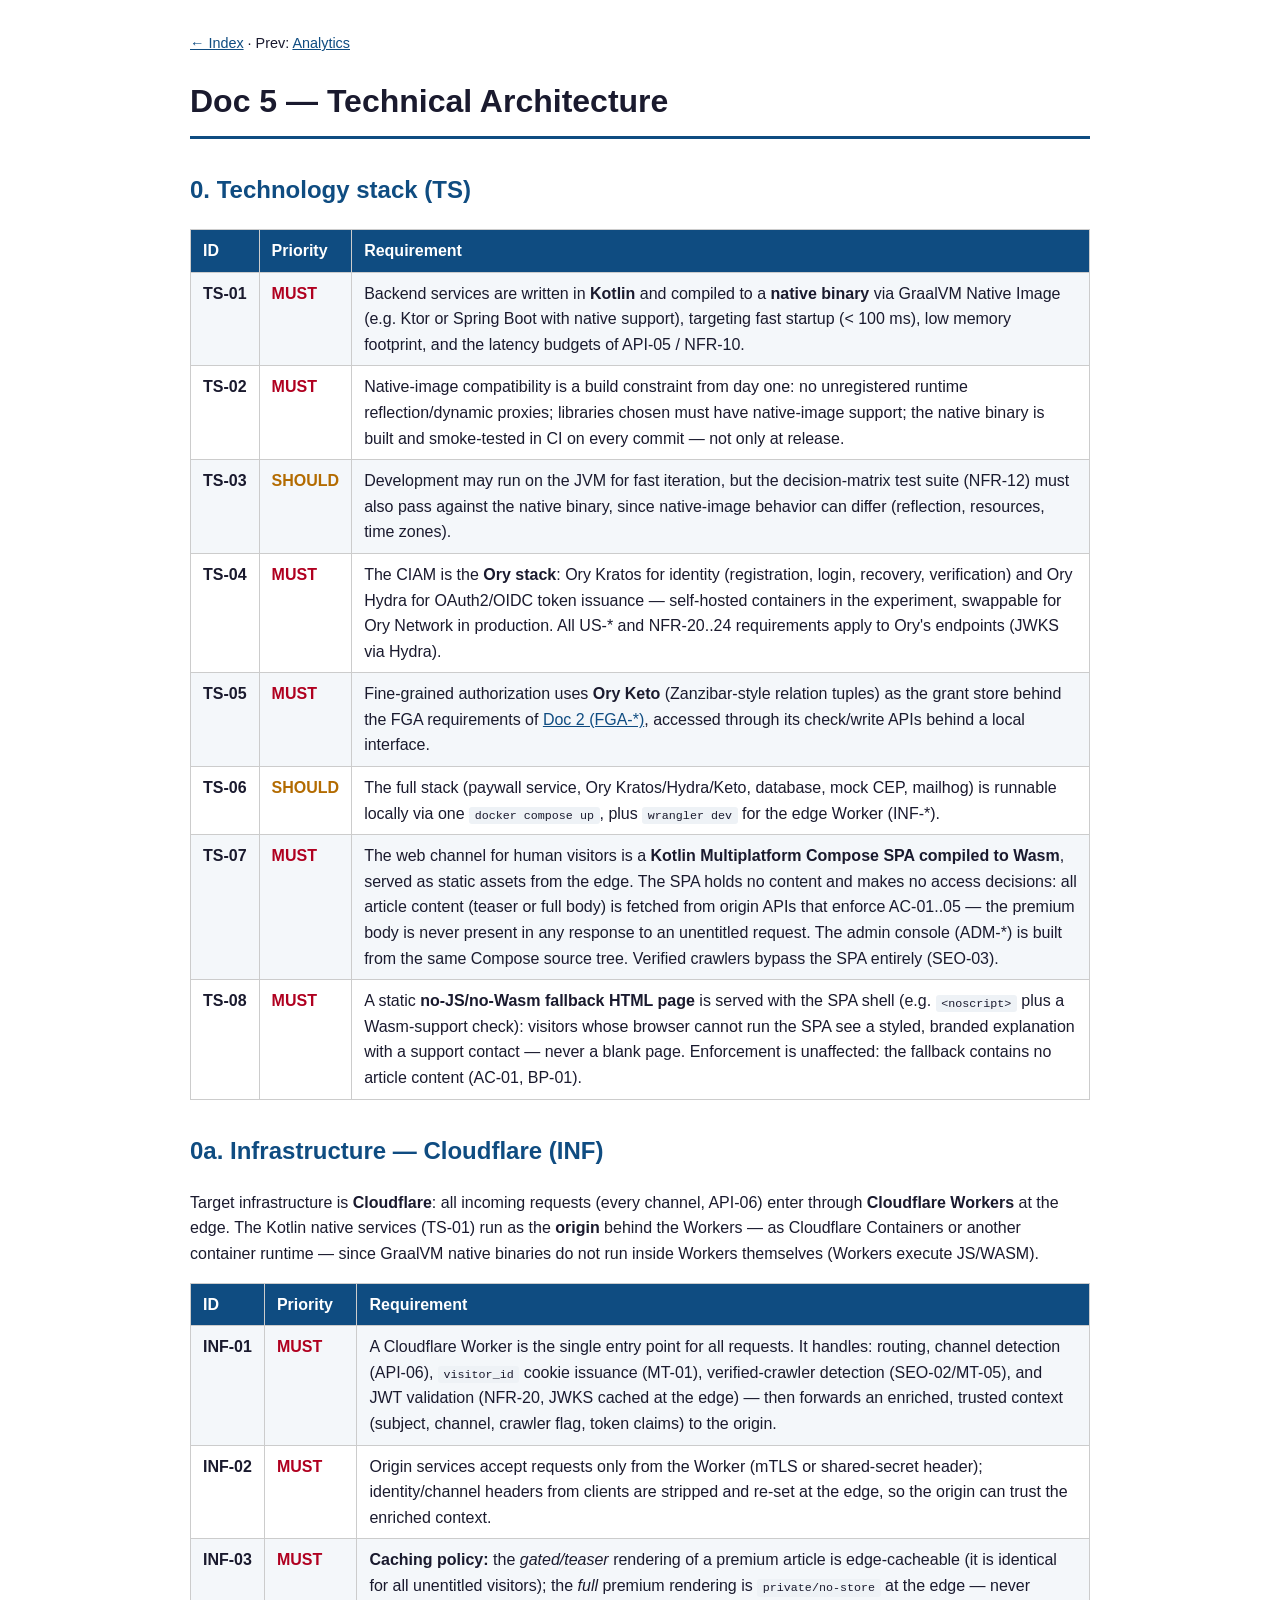
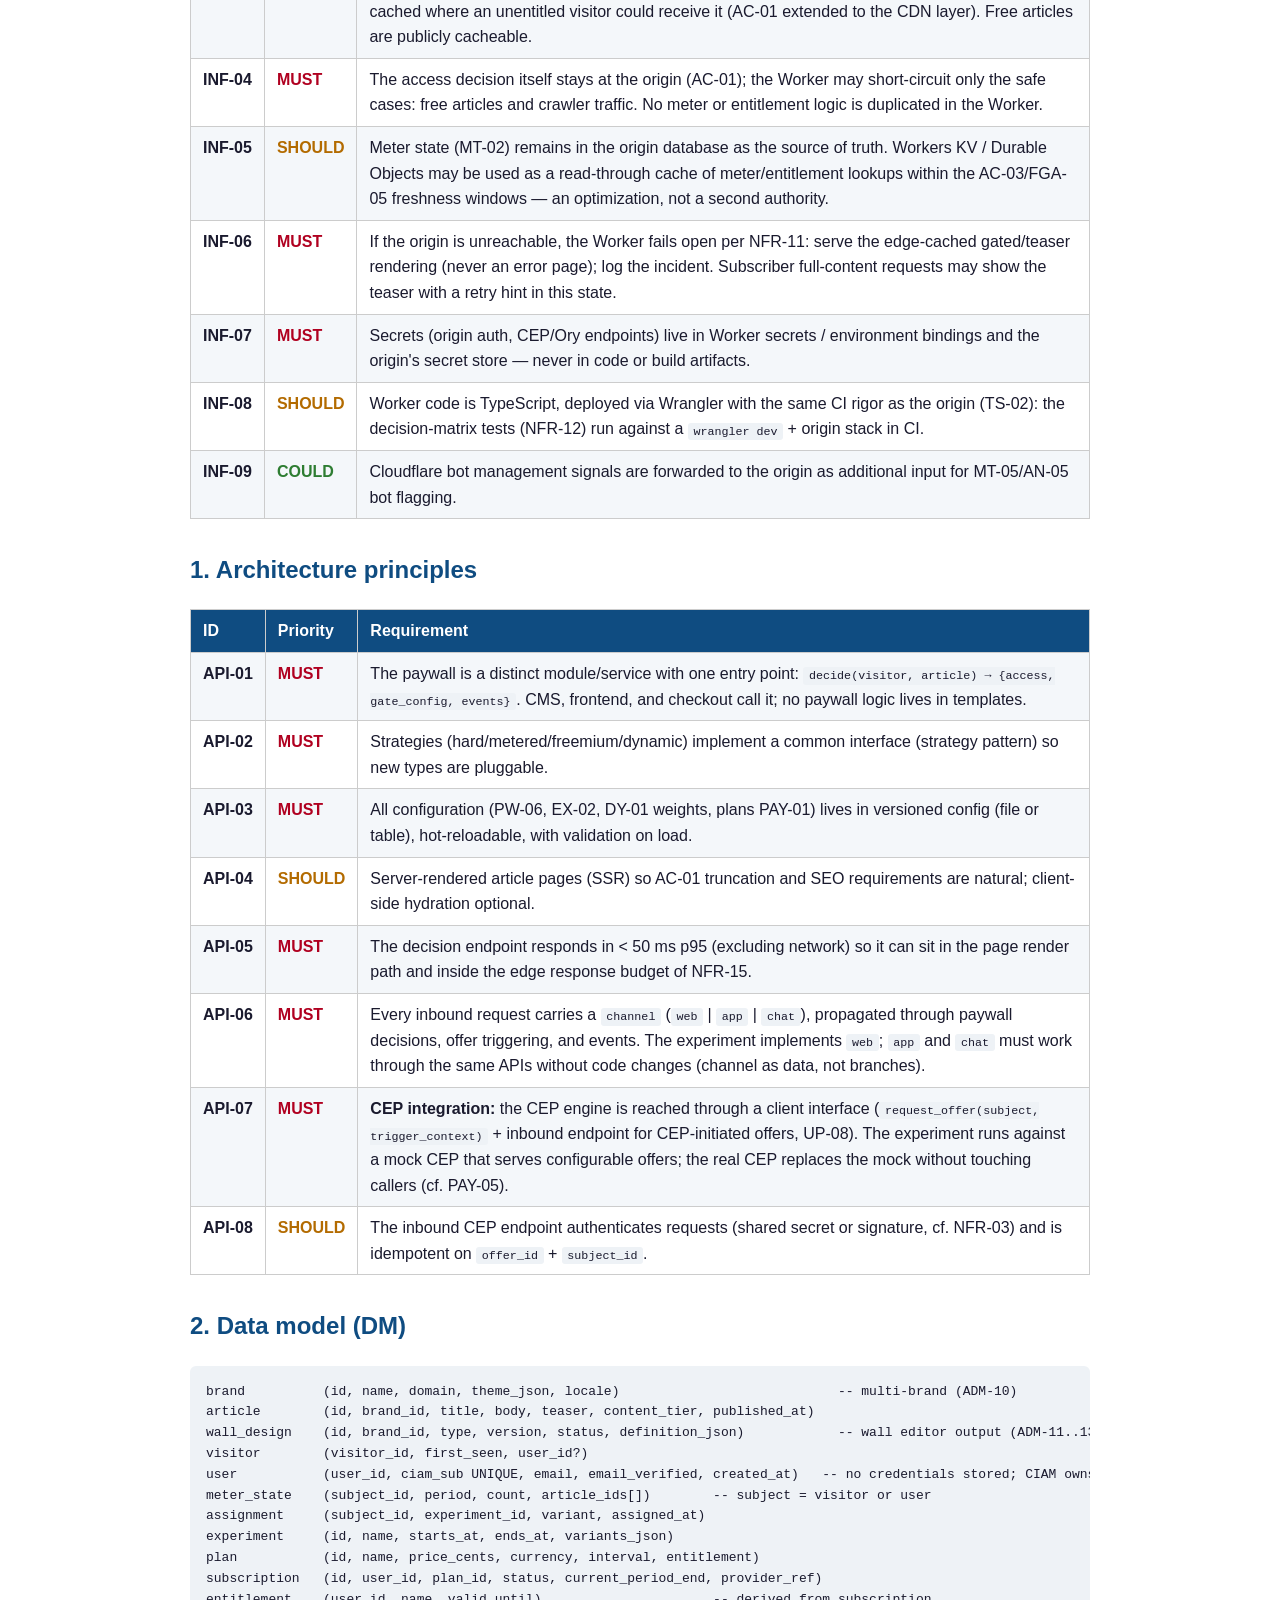
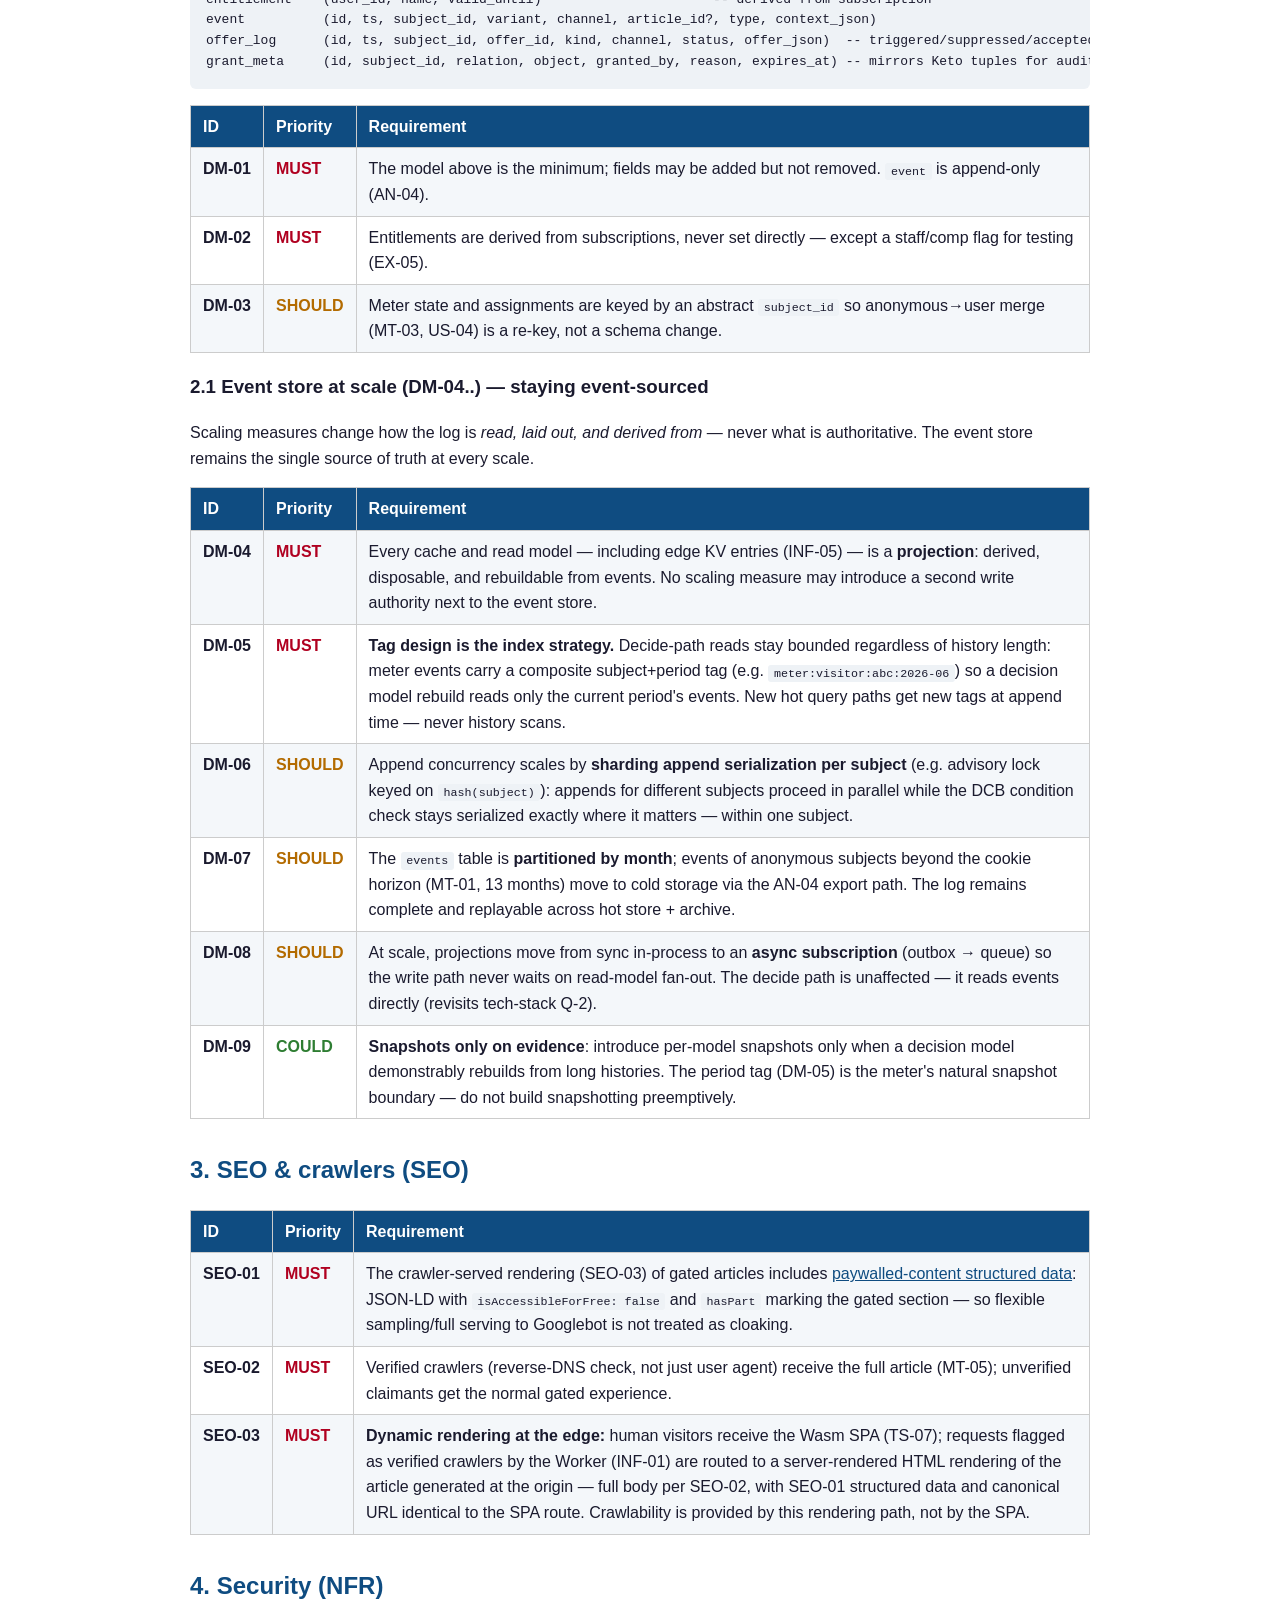
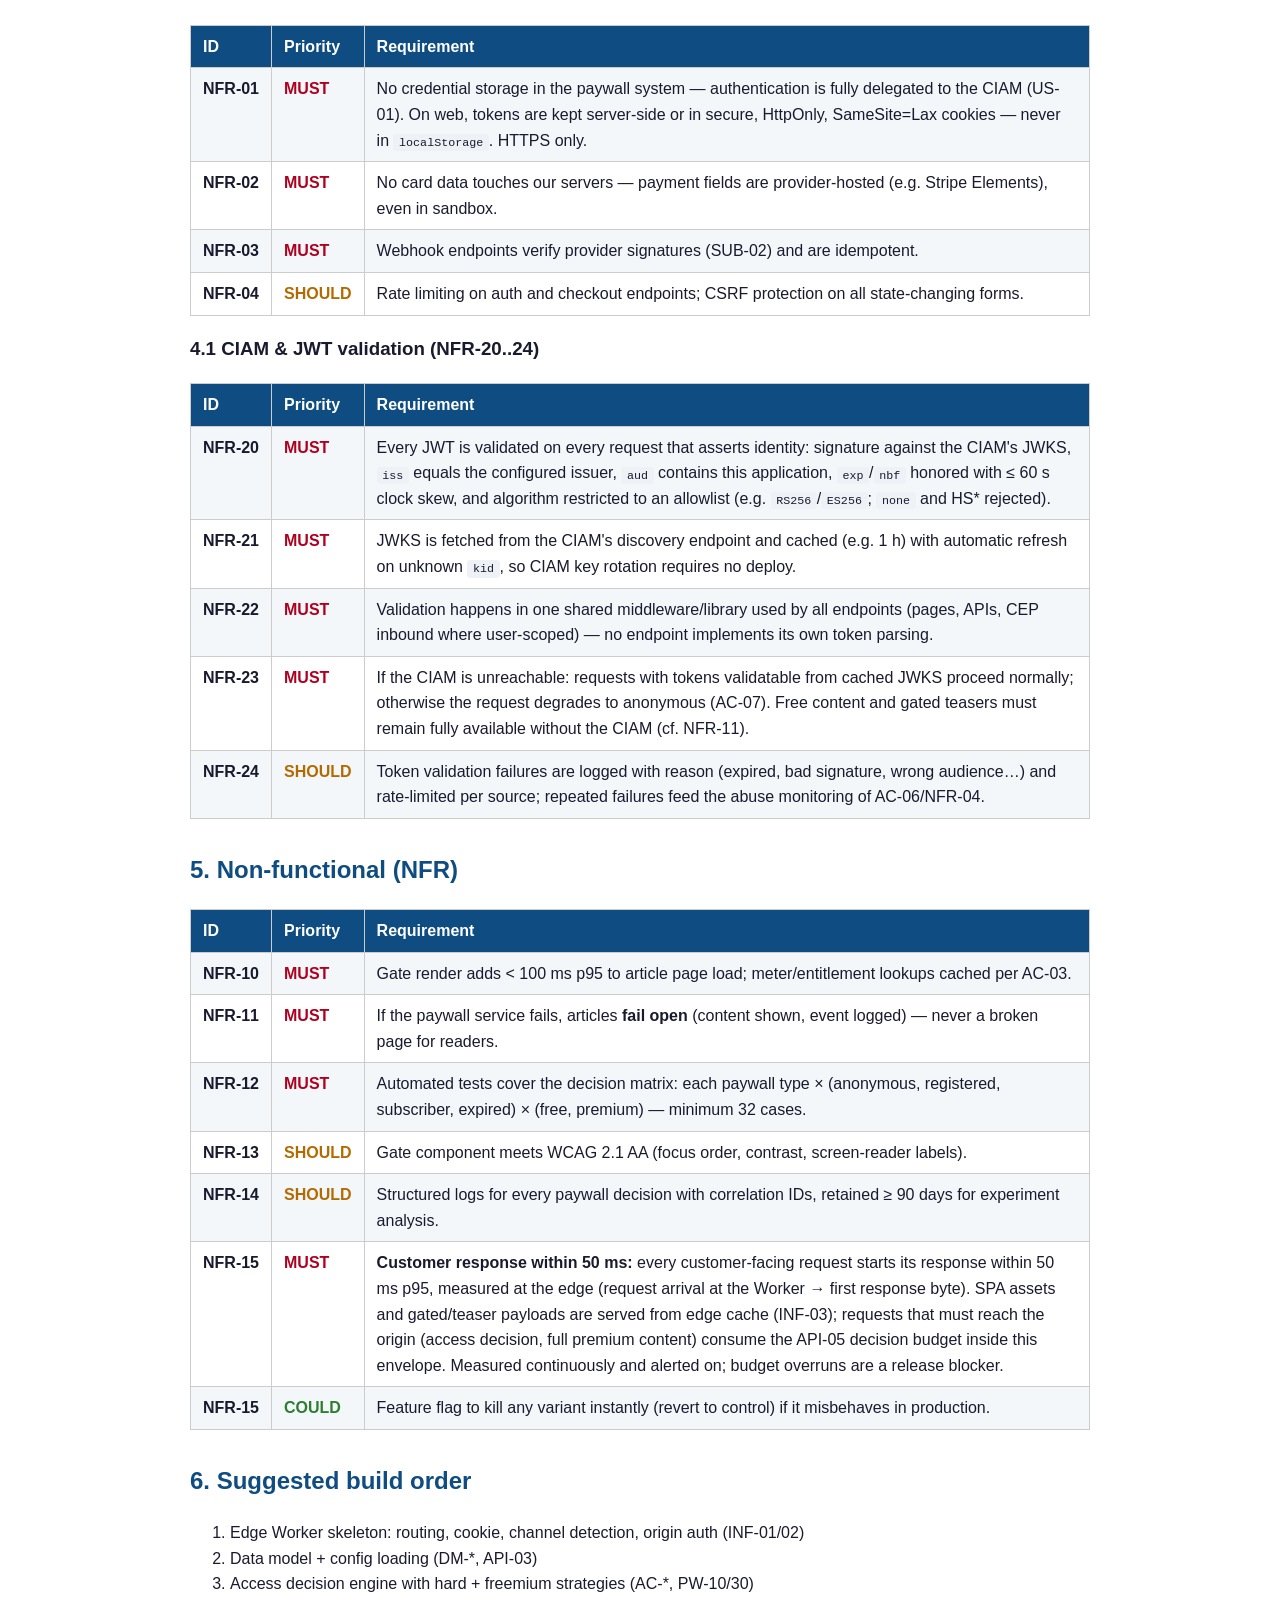
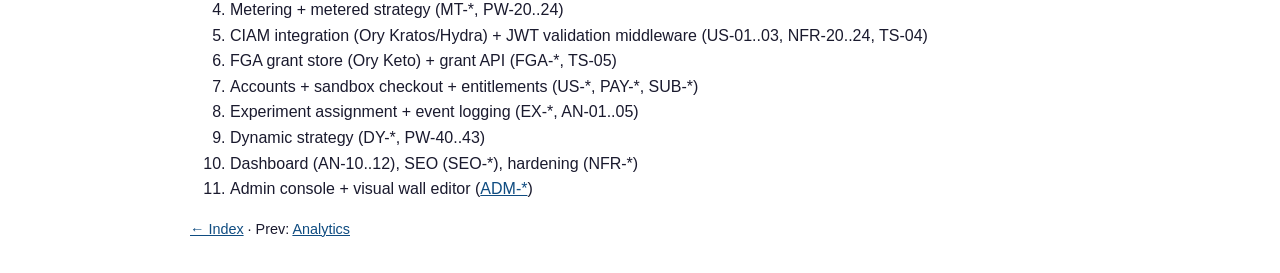
<file: requirements/05-technical-architecture.html>
<!DOCTYPE html>
<html lang="en">
<head>
<meta charset="UTF-8">
<meta name="viewport" content="width=device-width, initial-scale=1.0">
<title>Doc 5 — Technical Architecture</title>
<style>
  body { font-family: -apple-system, "Segoe UI", Roboto, sans-serif; max-width: 900px; margin: 2rem auto; padding: 0 1.5rem; color: #1a1a2e; line-height: 1.6; }
  h1 { border-bottom: 3px solid #0f4c81; padding-bottom: .5rem; }
  h2 { color: #0f4c81; margin-top: 2rem; }
  table { border-collapse: collapse; width: 100%; margin: 1rem 0; }
  th, td { border: 1px solid #ccc; padding: .5rem .75rem; text-align: left; vertical-align: top; }
  th { background: #0f4c81; color: #fff; }
  tr:nth-child(even) { background: #f4f7fa; }
  code { background: #eef2f6; padding: .1rem .35rem; border-radius: 3px; font-size: .9em; }
  pre { background: #eef2f6; padding: 1rem; border-radius: 6px; overflow-x: auto; }
  .req td:first-child { white-space: nowrap; font-weight: bold; }
  .must { color: #b00020; font-weight: bold; }
  .should { color: #b36b00; font-weight: bold; }
  .could { color: #2e7d32; font-weight: bold; }
  nav { font-size: .9em; margin-bottom: 1rem; }
  a { color: #0f4c81; }
</style>
</head>
<body>

<nav><a href="index.html">← Index</a> · Prev: <a href="04-analytics-experimentation.html">Analytics</a></nav>

<h1>Doc 5 — Technical Architecture</h1>

<h2>0. Technology stack (TS)</h2>
<table class="req">
  <tr><th>ID</th><th>Priority</th><th>Requirement</th></tr>
  <tr><td>TS-01</td><td class="must">MUST</td><td>Backend services are written in <strong>Kotlin</strong> and compiled to a <strong>native binary</strong> via GraalVM Native Image (e.g. Ktor or Spring Boot with native support), targeting fast startup (&lt; 100 ms), low memory footprint, and the latency budgets of API-05 / NFR-10.</td></tr>
  <tr><td>TS-02</td><td class="must">MUST</td><td>Native-image compatibility is a build constraint from day one: no unregistered runtime reflection/dynamic proxies; libraries chosen must have native-image support; the native binary is built and smoke-tested in CI on every commit — not only at release.</td></tr>
  <tr><td>TS-03</td><td class="should">SHOULD</td><td>Development may run on the JVM for fast iteration, but the decision-matrix test suite (NFR-12) must also pass against the native binary, since native-image behavior can differ (reflection, resources, time zones).</td></tr>
  <tr><td>TS-04</td><td class="must">MUST</td><td>The CIAM is the <strong>Ory stack</strong>: Ory Kratos for identity (registration, login, recovery, verification) and Ory Hydra for OAuth2/OIDC token issuance — self-hosted containers in the experiment, swappable for Ory Network in production. All US-* and NFR-20..24 requirements apply to Ory's endpoints (JWKS via Hydra).</td></tr>
  <tr><td>TS-05</td><td class="must">MUST</td><td>Fine-grained authorization uses <strong>Ory Keto</strong> (Zanzibar-style relation tuples) as the grant store behind the FGA requirements of <a href="02-access-control-metering.html">Doc 2 (FGA-*)</a>, accessed through its check/write APIs behind a local interface.</td></tr>
  <tr><td>TS-06</td><td class="should">SHOULD</td><td>The full stack (paywall service, Ory Kratos/Hydra/Keto, database, mock CEP, mailhog) is runnable locally via one <code>docker compose up</code>, plus <code>wrangler dev</code> for the edge Worker (INF-*).</td></tr>
  <tr><td>TS-07</td><td class="must">MUST</td><td>The web channel for human visitors is a <strong>Kotlin Multiplatform Compose SPA compiled to Wasm</strong>, served as static assets from the edge. The SPA holds no content and makes no access decisions: all article content (teaser or full body) is fetched from origin APIs that enforce AC-01..05 — the premium body is never present in any response to an unentitled request. The admin console (ADM-*) is built from the same Compose source tree. Verified crawlers bypass the SPA entirely (SEO-03).</td></tr>
  <tr><td>TS-08</td><td class="must">MUST</td><td>A static <strong>no-JS/no-Wasm fallback HTML page</strong> is served with the SPA shell (e.g. <code>&lt;noscript&gt;</code> plus a Wasm-support check): visitors whose browser cannot run the SPA see a styled, branded explanation with a support contact — never a blank page. Enforcement is unaffected: the fallback contains no article content (AC-01, BP-01).</td></tr>
</table>

<h2>0a. Infrastructure — Cloudflare (INF)</h2>
<p>Target infrastructure is <strong>Cloudflare</strong>: all incoming requests (every channel,
API-06) enter through <strong>Cloudflare Workers</strong> at the edge. The Kotlin native
services (TS-01) run as the <strong>origin</strong> behind the Workers — as Cloudflare
Containers or another container runtime — since GraalVM native binaries do not run inside
Workers themselves (Workers execute JS/WASM).</p>
<table class="req">
  <tr><th>ID</th><th>Priority</th><th>Requirement</th></tr>
  <tr><td>INF-01</td><td class="must">MUST</td><td>A Cloudflare Worker is the single entry point for all requests. It handles: routing, channel detection (API-06), <code>visitor_id</code> cookie issuance (MT-01), verified-crawler detection (SEO-02/MT-05), and JWT validation (NFR-20, JWKS cached at the edge) — then forwards an enriched, trusted context (subject, channel, crawler flag, token claims) to the origin.</td></tr>
  <tr><td>INF-02</td><td class="must">MUST</td><td>Origin services accept requests only from the Worker (mTLS or shared-secret header); identity/channel headers from clients are stripped and re-set at the edge, so the origin can trust the enriched context.</td></tr>
  <tr><td>INF-03</td><td class="must">MUST</td><td><strong>Caching policy:</strong> the <em>gated/teaser</em> rendering of a premium article is edge-cacheable (it is identical for all unentitled visitors); the <em>full</em> premium rendering is <code>private/no-store</code> at the edge — never cached where an unentitled visitor could receive it (AC-01 extended to the CDN layer). Free articles are publicly cacheable.</td></tr>
  <tr><td>INF-04</td><td class="must">MUST</td><td>The access decision itself stays at the origin (AC-01); the Worker may short-circuit only the safe cases: free articles and crawler traffic. No meter or entitlement logic is duplicated in the Worker.</td></tr>
  <tr><td>INF-05</td><td class="should">SHOULD</td><td>Meter state (MT-02) remains in the origin database as the source of truth. Workers KV / Durable Objects may be used as a read-through cache of meter/entitlement lookups within the AC-03/FGA-05 freshness windows — an optimization, not a second authority.</td></tr>
  <tr><td>INF-06</td><td class="must">MUST</td><td>If the origin is unreachable, the Worker fails open per NFR-11: serve the edge-cached gated/teaser rendering (never an error page); log the incident. Subscriber full-content requests may show the teaser with a retry hint in this state.</td></tr>
  <tr><td>INF-07</td><td class="must">MUST</td><td>Secrets (origin auth, CEP/Ory endpoints) live in Worker secrets / environment bindings and the origin's secret store — never in code or build artifacts.</td></tr>
  <tr><td>INF-08</td><td class="should">SHOULD</td><td>Worker code is TypeScript, deployed via Wrangler with the same CI rigor as the origin (TS-02): the decision-matrix tests (NFR-12) run against a <code>wrangler dev</code> + origin stack in CI.</td></tr>
  <tr><td>INF-09</td><td class="could">COULD</td><td>Cloudflare bot management signals are forwarded to the origin as additional input for MT-05/AN-05 bot flagging.</td></tr>
</table>

<h2>1. Architecture principles</h2>
<table class="req">
  <tr><th>ID</th><th>Priority</th><th>Requirement</th></tr>
  <tr><td>API-01</td><td class="must">MUST</td><td>The paywall is a distinct module/service with one entry point: <code>decide(visitor, article) → {access, gate_config, events}</code>. CMS, frontend, and checkout call it; no paywall logic lives in templates.</td></tr>
  <tr><td>API-02</td><td class="must">MUST</td><td>Strategies (hard/metered/freemium/dynamic) implement a common interface (strategy pattern) so new types are pluggable.</td></tr>
  <tr><td>API-03</td><td class="must">MUST</td><td>All configuration (PW-06, EX-02, DY-01 weights, plans PAY-01) lives in versioned config (file or table), hot-reloadable, with validation on load.</td></tr>
  <tr><td>API-04</td><td class="should">SHOULD</td><td>Server-rendered article pages (SSR) so AC-01 truncation and SEO requirements are natural; client-side hydration optional.</td></tr>
  <tr><td>API-05</td><td class="must">MUST</td><td>The decision endpoint responds in &lt; 50 ms p95 (excluding network) so it can sit in the page render path and inside the edge response budget of NFR-15.</td></tr>
  <tr><td>API-06</td><td class="must">MUST</td><td>Every inbound request carries a <code>channel</code> (<code>web</code> | <code>app</code> | <code>chat</code>), propagated through paywall decisions, offer triggering, and events. The experiment implements <code>web</code>; <code>app</code> and <code>chat</code> must work through the same APIs without code changes (channel as data, not branches).</td></tr>
  <tr><td>API-07</td><td class="must">MUST</td><td><strong>CEP integration:</strong> the CEP engine is reached through a client interface (<code>request_offer(subject, trigger_context)</code> + inbound endpoint for CEP-initiated offers, UP-08). The experiment runs against a mock CEP that serves configurable offers; the real CEP replaces the mock without touching callers (cf. PAY-05).</td></tr>
  <tr><td>API-08</td><td class="should">SHOULD</td><td>The inbound CEP endpoint authenticates requests (shared secret or signature, cf. NFR-03) and is idempotent on <code>offer_id</code> + <code>subject_id</code>.</td></tr>
</table>

<h2>2. Data model (DM)</h2>
<pre>
brand          (id, name, domain, theme_json, locale)                            -- multi-brand (ADM-10)
article        (id, brand_id, title, body, teaser, content_tier, published_at)
wall_design    (id, brand_id, type, version, status, definition_json)            -- wall editor output (ADM-11..13)
visitor        (visitor_id, first_seen, user_id?)
user           (user_id, ciam_sub UNIQUE, email, email_verified, created_at)   -- no credentials stored; CIAM owns them
meter_state    (subject_id, period, count, article_ids[])        -- subject = visitor or user
assignment     (subject_id, experiment_id, variant, assigned_at)
experiment     (id, name, starts_at, ends_at, variants_json)
plan           (id, name, price_cents, currency, interval, entitlement)
subscription   (id, user_id, plan_id, status, current_period_end, provider_ref)
entitlement    (user_id, name, valid_until)                      -- derived from subscription
event          (id, ts, subject_id, variant, channel, article_id?, type, context_json)
offer_log      (id, ts, subject_id, offer_id, kind, channel, status, offer_json)  -- triggered/suppressed/accepted/declined; backs frequency caps UP-05/DN-05
grant_meta     (id, subject_id, relation, object, granted_by, reason, expires_at) -- mirrors Keto tuples for audit/TTL cleanup (FGA-*)
</pre>
<table class="req">
  <tr><th>ID</th><th>Priority</th><th>Requirement</th></tr>
  <tr><td>DM-01</td><td class="must">MUST</td><td>The model above is the minimum; fields may be added but not removed. <code>event</code> is append-only (AN-04).</td></tr>
  <tr><td>DM-02</td><td class="must">MUST</td><td>Entitlements are derived from subscriptions, never set directly — except a staff/comp flag for testing (EX-05).</td></tr>
  <tr><td>DM-03</td><td class="should">SHOULD</td><td>Meter state and assignments are keyed by an abstract <code>subject_id</code> so anonymous→user merge (MT-03, US-04) is a re-key, not a schema change.</td></tr>
</table>

<h3>2.1 Event store at scale (DM-04..) — staying event-sourced</h3>
<p>Scaling measures change how the log is <em>read, laid out, and derived from</em> — never
what is authoritative. The event store remains the single source of truth at every scale.</p>
<table class="req">
  <tr><th>ID</th><th>Priority</th><th>Requirement</th></tr>
  <tr><td>DM-04</td><td class="must">MUST</td><td>Every cache and read model — including edge KV entries (INF-05) — is a <strong>projection</strong>: derived, disposable, and rebuildable from events. No scaling measure may introduce a second write authority next to the event store.</td></tr>
  <tr><td>DM-05</td><td class="must">MUST</td><td><strong>Tag design is the index strategy.</strong> Decide-path reads stay bounded regardless of history length: meter events carry a composite subject+period tag (e.g. <code>meter:visitor:abc:2026-06</code>) so a decision model rebuild reads only the current period's events. New hot query paths get new tags at append time — never history scans.</td></tr>
  <tr><td>DM-06</td><td class="should">SHOULD</td><td>Append concurrency scales by <strong>sharding append serialization per subject</strong> (e.g. advisory lock keyed on <code>hash(subject)</code>): appends for different subjects proceed in parallel while the DCB condition check stays serialized exactly where it matters — within one subject.</td></tr>
  <tr><td>DM-07</td><td class="should">SHOULD</td><td>The <code>events</code> table is <strong>partitioned by month</strong>; events of anonymous subjects beyond the cookie horizon (MT-01, 13 months) move to cold storage via the AN-04 export path. The log remains complete and replayable across hot store + archive.</td></tr>
  <tr><td>DM-08</td><td class="should">SHOULD</td><td>At scale, projections move from sync in-process to an <strong>async subscription</strong> (outbox → queue) so the write path never waits on read-model fan-out. The decide path is unaffected — it reads events directly (revisits tech-stack Q-2).</td></tr>
  <tr><td>DM-09</td><td class="could">COULD</td><td><strong>Snapshots only on evidence</strong>: introduce per-model snapshots only when a decision model demonstrably rebuilds from long histories. The period tag (DM-05) is the meter's natural snapshot boundary — do not build snapshotting preemptively.</td></tr>
</table>

<h2>3. SEO &amp; crawlers (SEO)</h2>
<table class="req">
  <tr><th>ID</th><th>Priority</th><th>Requirement</th></tr>
  <tr><td>SEO-01</td><td class="must">MUST</td><td>The crawler-served rendering (SEO-03) of gated articles includes <a href="https://developers.google.com/search/docs/appearance/structured-data/paywalled-content">paywalled-content structured data</a>: JSON-LD with <code>isAccessibleForFree: false</code> and <code>hasPart</code> marking the gated section — so flexible sampling/full serving to Googlebot is not treated as cloaking.</td></tr>
  <tr><td>SEO-02</td><td class="must">MUST</td><td>Verified crawlers (reverse-DNS check, not just user agent) receive the full article (MT-05); unverified claimants get the normal gated experience.</td></tr>
  <tr><td>SEO-03</td><td class="must">MUST</td><td><strong>Dynamic rendering at the edge:</strong> human visitors receive the Wasm SPA (TS-07); requests flagged as verified crawlers by the Worker (INF-01) are routed to a server-rendered HTML rendering of the article generated at the origin — full body per SEO-02, with SEO-01 structured data and canonical URL identical to the SPA route. Crawlability is provided by this rendering path, not by the SPA.</td></tr>
</table>

<h2>4. Security (NFR)</h2>
<table class="req">
  <tr><th>ID</th><th>Priority</th><th>Requirement</th></tr>
  <tr><td>NFR-01</td><td class="must">MUST</td><td>No credential storage in the paywall system — authentication is fully delegated to the CIAM (US-01). On web, tokens are kept server-side or in secure, HttpOnly, SameSite=Lax cookies — never in <code>localStorage</code>. HTTPS only.</td></tr>
  <tr><td>NFR-02</td><td class="must">MUST</td><td>No card data touches our servers — payment fields are provider-hosted (e.g. Stripe Elements), even in sandbox.</td></tr>
  <tr><td>NFR-03</td><td class="must">MUST</td><td>Webhook endpoints verify provider signatures (SUB-02) and are idempotent.</td></tr>
  <tr><td>NFR-04</td><td class="should">SHOULD</td><td>Rate limiting on auth and checkout endpoints; CSRF protection on all state-changing forms.</td></tr>
</table>

<h3>4.1 CIAM &amp; JWT validation (NFR-20..24)</h3>
<table class="req">
  <tr><th>ID</th><th>Priority</th><th>Requirement</th></tr>
  <tr><td>NFR-20</td><td class="must">MUST</td><td>Every JWT is validated on every request that asserts identity: signature against the CIAM's JWKS, <code>iss</code> equals the configured issuer, <code>aud</code> contains this application, <code>exp</code>/<code>nbf</code> honored with ≤ 60 s clock skew, and algorithm restricted to an allowlist (e.g. <code>RS256</code>/<code>ES256</code>; <code>none</code> and HS* rejected).</td></tr>
  <tr><td>NFR-21</td><td class="must">MUST</td><td>JWKS is fetched from the CIAM's discovery endpoint and cached (e.g. 1 h) with automatic refresh on unknown <code>kid</code>, so CIAM key rotation requires no deploy.</td></tr>
  <tr><td>NFR-22</td><td class="must">MUST</td><td>Validation happens in one shared middleware/library used by all endpoints (pages, APIs, CEP inbound where user-scoped) — no endpoint implements its own token parsing.</td></tr>
  <tr><td>NFR-23</td><td class="must">MUST</td><td>If the CIAM is unreachable: requests with tokens validatable from cached JWKS proceed normally; otherwise the request degrades to anonymous (AC-07). Free content and gated teasers must remain fully available without the CIAM (cf. NFR-11).</td></tr>
  <tr><td>NFR-24</td><td class="should">SHOULD</td><td>Token validation failures are logged with reason (expired, bad signature, wrong audience…) and rate-limited per source; repeated failures feed the abuse monitoring of AC-06/NFR-04.</td></tr>
</table>

<h2>5. Non-functional (NFR)</h2>
<table class="req">
  <tr><th>ID</th><th>Priority</th><th>Requirement</th></tr>
  <tr><td>NFR-10</td><td class="must">MUST</td><td>Gate render adds &lt; 100 ms p95 to article page load; meter/entitlement lookups cached per AC-03.</td></tr>
  <tr><td>NFR-11</td><td class="must">MUST</td><td>If the paywall service fails, articles <strong>fail open</strong> (content shown, event logged) — never a broken page for readers.</td></tr>
  <tr><td>NFR-12</td><td class="must">MUST</td><td>Automated tests cover the decision matrix: each paywall type × (anonymous, registered, subscriber, expired) × (free, premium) — minimum 32 cases.</td></tr>
  <tr><td>NFR-13</td><td class="should">SHOULD</td><td>Gate component meets WCAG 2.1 AA (focus order, contrast, screen-reader labels).</td></tr>
  <tr><td>NFR-14</td><td class="should">SHOULD</td><td>Structured logs for every paywall decision with correlation IDs, retained ≥ 90 days for experiment analysis.</td></tr>
  <tr><td>NFR-15</td><td class="must">MUST</td><td><strong>Customer response within 50 ms:</strong> every customer-facing request starts its response within 50 ms p95, measured at the edge (request arrival at the Worker → first response byte). SPA assets and gated/teaser payloads are served from edge cache (INF-03); requests that must reach the origin (access decision, full premium content) consume the API-05 decision budget inside this envelope. Measured continuously and alerted on; budget overruns are a release blocker.</td></tr>
  <tr><td>NFR-15</td><td class="could">COULD</td><td>Feature flag to kill any variant instantly (revert to control) if it misbehaves in production.</td></tr>
</table>

<h2>6. Suggested build order</h2>
<ol>
  <li>Edge Worker skeleton: routing, cookie, channel detection, origin auth (INF-01/02)</li>
  <li>Data model + config loading (DM-*, API-03)</li>
  <li>Access decision engine with hard + freemium strategies (AC-*, PW-10/30)</li>
  <li>Metering + metered strategy (MT-*, PW-20..24)</li>
  <li>CIAM integration (Ory Kratos/Hydra) + JWT validation middleware (US-01..03, NFR-20..24, TS-04)</li>
  <li>FGA grant store (Ory Keto) + grant API (FGA-*, TS-05)</li>
  <li>Accounts + sandbox checkout + entitlements (US-*, PAY-*, SUB-*)</li>
  <li>Experiment assignment + event logging (EX-*, AN-01..05)</li>
  <li>Dynamic strategy (DY-*, PW-40..43)</li>
  <li>Dashboard (AN-10..12), SEO (SEO-*), hardening (NFR-*)</li>
  <li>Admin console + visual wall editor (<a href="07-admin-console.html">ADM-*</a>)</li>
</ol>

<nav><a href="index.html">← Index</a> · Prev: <a href="04-analytics-experimentation.html">Analytics</a></nav>

</body>
</html>
</file>
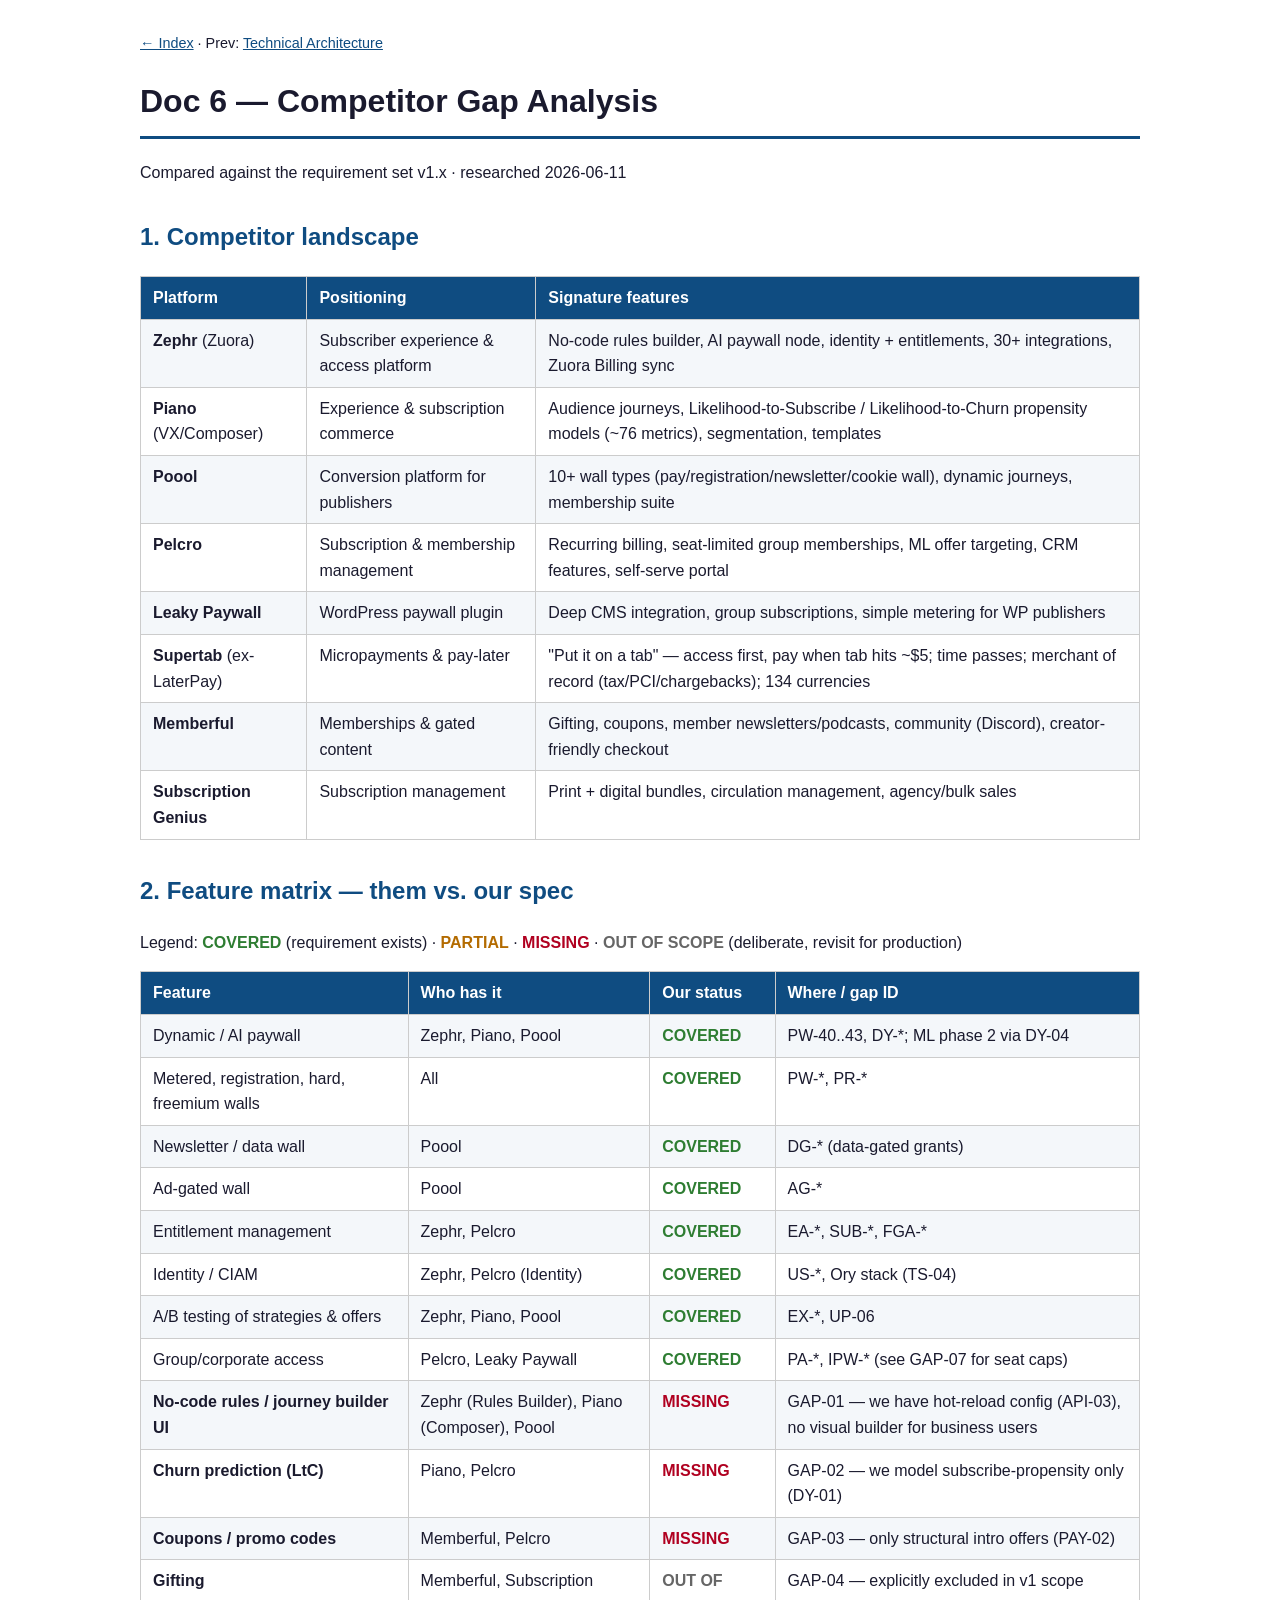
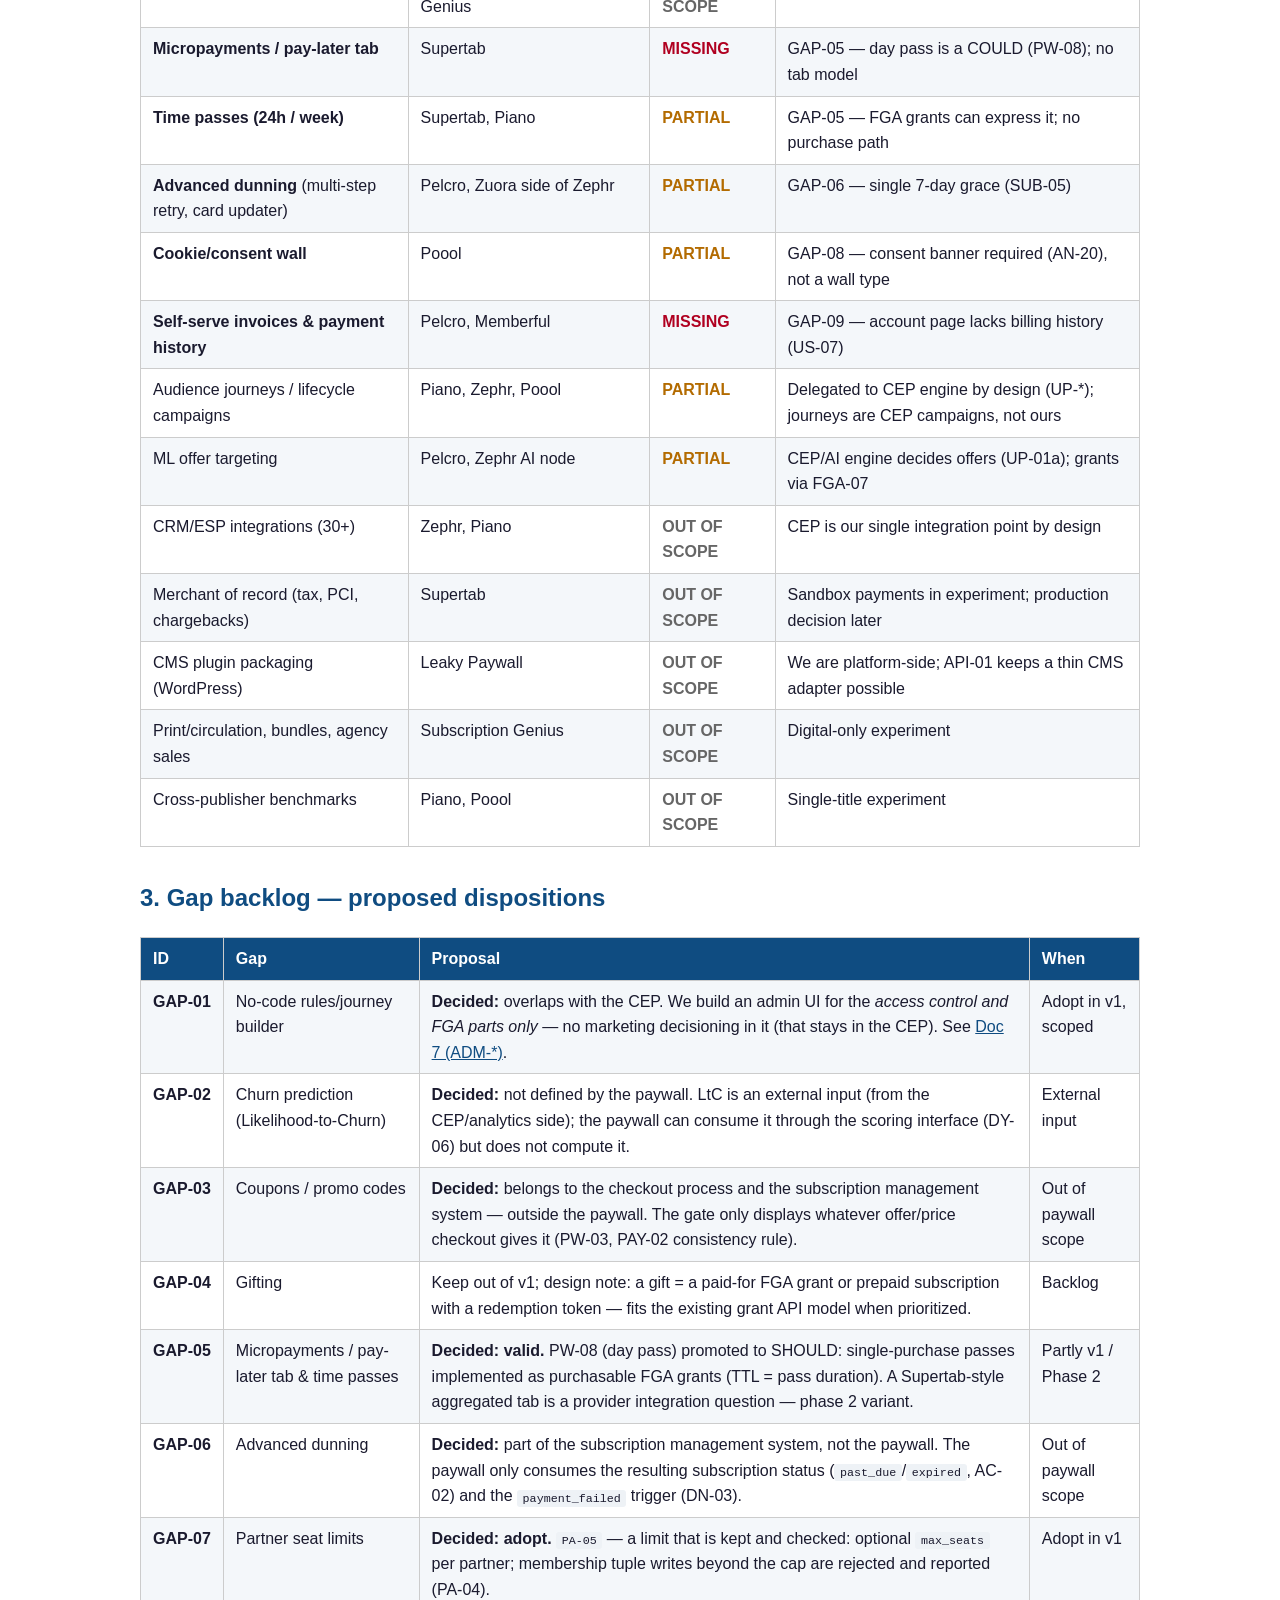
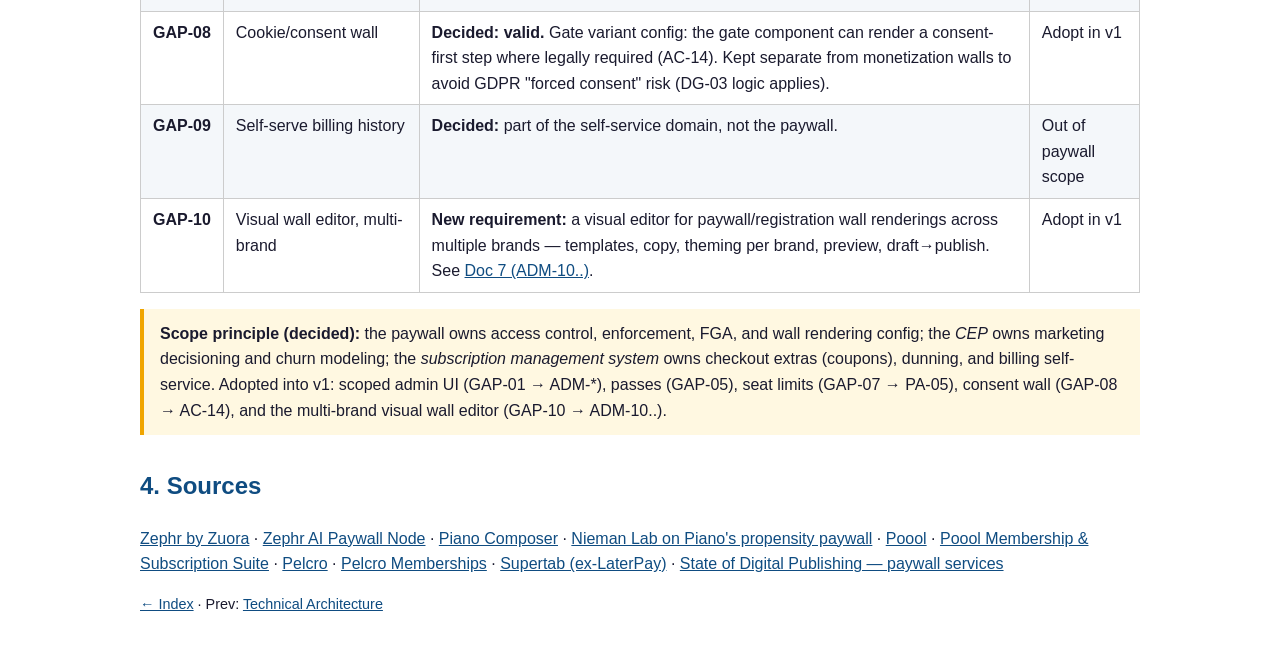
<file: requirements/06-competitor-gap-analysis.html>
<!DOCTYPE html>
<html lang="en">
<head>
<meta charset="UTF-8">
<meta name="viewport" content="width=device-width, initial-scale=1.0">
<title>Doc 6 — Competitor Gap Analysis</title>
<style>
  body { font-family: -apple-system, "Segoe UI", Roboto, sans-serif; max-width: 1000px; margin: 2rem auto; padding: 0 1.5rem; color: #1a1a2e; line-height: 1.6; }
  h1 { border-bottom: 3px solid #0f4c81; padding-bottom: .5rem; }
  h2 { color: #0f4c81; margin-top: 2rem; }
  table { border-collapse: collapse; width: 100%; margin: 1rem 0; }
  th, td { border: 1px solid #ccc; padding: .5rem .75rem; text-align: left; vertical-align: top; }
  th { background: #0f4c81; color: #fff; }
  tr:nth-child(even) { background: #f4f7fa; }
  code { background: #eef2f6; padding: .1rem .35rem; border-radius: 3px; font-size: .9em; }
  .req td:first-child { white-space: nowrap; font-weight: bold; }
  .ok { color: #2e7d32; font-weight: bold; }
  .part { color: #b36b00; font-weight: bold; }
  .miss { color: #b00020; font-weight: bold; }
  .oos { color: #666; font-weight: bold; }
  nav { font-size: .9em; margin-bottom: 1rem; }
  a { color: #0f4c81; }
  .note { background: #fff8e1; border-left: 4px solid #f0a500; padding: .75rem 1rem; margin: 1rem 0; }
</style>
</head>
<body>

<nav><a href="index.html">← Index</a> · Prev: <a href="05-technical-architecture.html">Technical Architecture</a></nav>

<h1>Doc 6 — Competitor Gap Analysis</h1>
<p class="meta">Compared against the requirement set v1.x · researched 2026-06-11</p>

<h2>1. Competitor landscape</h2>
<table>
  <tr><th>Platform</th><th>Positioning</th><th>Signature features</th></tr>
  <tr><td><strong>Zephr</strong> (Zuora)</td><td>Subscriber experience &amp; access platform</td><td>No-code rules builder, AI paywall node, identity + entitlements, 30+ integrations, Zuora Billing sync</td></tr>
  <tr><td><strong>Piano</strong> (VX/Composer)</td><td>Experience &amp; subscription commerce</td><td>Audience journeys, Likelihood-to-Subscribe / Likelihood-to-Churn propensity models (~76 metrics), segmentation, templates</td></tr>
  <tr><td><strong>Poool</strong></td><td>Conversion platform for publishers</td><td>10+ wall types (pay/registration/newsletter/cookie wall), dynamic journeys, membership suite</td></tr>
  <tr><td><strong>Pelcro</strong></td><td>Subscription &amp; membership management</td><td>Recurring billing, seat-limited group memberships, ML offer targeting, CRM features, self-serve portal</td></tr>
  <tr><td><strong>Leaky Paywall</strong></td><td>WordPress paywall plugin</td><td>Deep CMS integration, group subscriptions, simple metering for WP publishers</td></tr>
  <tr><td><strong>Supertab</strong> (ex-LaterPay)</td><td>Micropayments &amp; pay-later</td><td>"Put it on a tab" — access first, pay when tab hits ~$5; time passes; merchant of record (tax/PCI/chargebacks); 134 currencies</td></tr>
  <tr><td><strong>Memberful</strong></td><td>Memberships &amp; gated content</td><td>Gifting, coupons, member newsletters/podcasts, community (Discord), creator-friendly checkout</td></tr>
  <tr><td><strong>Subscription Genius</strong></td><td>Subscription management</td><td>Print + digital bundles, circulation management, agency/bulk sales</td></tr>
</table>

<h2>2. Feature matrix — them vs. our spec</h2>
<p>Legend: <span class="ok">COVERED</span> (requirement exists) · <span class="part">PARTIAL</span> · <span class="miss">MISSING</span> · <span class="oos">OUT OF SCOPE</span> (deliberate, revisit for production)</p>
<table>
  <tr><th>Feature</th><th>Who has it</th><th>Our status</th><th>Where / gap ID</th></tr>
  <tr><td>Dynamic / AI paywall</td><td>Zephr, Piano, Poool</td><td class="ok">COVERED</td><td>PW-40..43, DY-*; ML phase 2 via DY-04</td></tr>
  <tr><td>Metered, registration, hard, freemium walls</td><td>All</td><td class="ok">COVERED</td><td>PW-*, PR-*</td></tr>
  <tr><td>Newsletter / data wall</td><td>Poool</td><td class="ok">COVERED</td><td>DG-* (data-gated grants)</td></tr>
  <tr><td>Ad-gated wall</td><td>Poool</td><td class="ok">COVERED</td><td>AG-*</td></tr>
  <tr><td>Entitlement management</td><td>Zephr, Pelcro</td><td class="ok">COVERED</td><td>EA-*, SUB-*, FGA-*</td></tr>
  <tr><td>Identity / CIAM</td><td>Zephr, Pelcro (Identity)</td><td class="ok">COVERED</td><td>US-*, Ory stack (TS-04)</td></tr>
  <tr><td>A/B testing of strategies &amp; offers</td><td>Zephr, Piano, Poool</td><td class="ok">COVERED</td><td>EX-*, UP-06</td></tr>
  <tr><td>Group/corporate access</td><td>Pelcro, Leaky Paywall</td><td class="ok">COVERED</td><td>PA-*, IPW-* (see GAP-07 for seat caps)</td></tr>
  <tr><td><strong>No-code rules / journey builder UI</strong></td><td>Zephr (Rules Builder), Piano (Composer), Poool</td><td class="miss">MISSING</td><td>GAP-01 — we have hot-reload config (API-03), no visual builder for business users</td></tr>
  <tr><td><strong>Churn prediction (LtC)</strong></td><td>Piano, Pelcro</td><td class="miss">MISSING</td><td>GAP-02 — we model subscribe-propensity only (DY-01)</td></tr>
  <tr><td><strong>Coupons / promo codes</strong></td><td>Memberful, Pelcro</td><td class="miss">MISSING</td><td>GAP-03 — only structural intro offers (PAY-02)</td></tr>
  <tr><td><strong>Gifting</strong></td><td>Memberful, Subscription Genius</td><td class="oos">OUT OF SCOPE</td><td>GAP-04 — explicitly excluded in v1 scope</td></tr>
  <tr><td><strong>Micropayments / pay-later tab</strong></td><td>Supertab</td><td class="miss">MISSING</td><td>GAP-05 — day pass is a COULD (PW-08); no tab model</td></tr>
  <tr><td><strong>Time passes (24h / week)</strong></td><td>Supertab, Piano</td><td class="part">PARTIAL</td><td>GAP-05 — FGA grants can express it; no purchase path</td></tr>
  <tr><td><strong>Advanced dunning</strong> (multi-step retry, card updater)</td><td>Pelcro, Zuora side of Zephr</td><td class="part">PARTIAL</td><td>GAP-06 — single 7-day grace (SUB-05)</td></tr>
  <tr><td><strong>Cookie/consent wall</strong></td><td>Poool</td><td class="part">PARTIAL</td><td>GAP-08 — consent banner required (AN-20), not a wall type</td></tr>
  <tr><td><strong>Self-serve invoices &amp; payment history</strong></td><td>Pelcro, Memberful</td><td class="miss">MISSING</td><td>GAP-09 — account page lacks billing history (US-07)</td></tr>
  <tr><td>Audience journeys / lifecycle campaigns</td><td>Piano, Zephr, Poool</td><td class="part">PARTIAL</td><td>Delegated to CEP engine by design (UP-*); journeys are CEP campaigns, not ours</td></tr>
  <tr><td>ML offer targeting</td><td>Pelcro, Zephr AI node</td><td class="part">PARTIAL</td><td>CEP/AI engine decides offers (UP-01a); grants via FGA-07</td></tr>
  <tr><td>CRM/ESP integrations (30+)</td><td>Zephr, Piano</td><td class="oos">OUT OF SCOPE</td><td>CEP is our single integration point by design</td></tr>
  <tr><td>Merchant of record (tax, PCI, chargebacks)</td><td>Supertab</td><td class="oos">OUT OF SCOPE</td><td>Sandbox payments in experiment; production decision later</td></tr>
  <tr><td>CMS plugin packaging (WordPress)</td><td>Leaky Paywall</td><td class="oos">OUT OF SCOPE</td><td>We are platform-side; API-01 keeps a thin CMS adapter possible</td></tr>
  <tr><td>Print/circulation, bundles, agency sales</td><td>Subscription Genius</td><td class="oos">OUT OF SCOPE</td><td>Digital-only experiment</td></tr>
  <tr><td>Cross-publisher benchmarks</td><td>Piano, Poool</td><td class="oos">OUT OF SCOPE</td><td>Single-title experiment</td></tr>
</table>

<h2>3. Gap backlog — proposed dispositions</h2>
<table class="req">
  <tr><th>ID</th><th>Gap</th><th>Proposal</th><th>When</th></tr>
  <tr><td>GAP-01</td><td>No-code rules/journey builder</td><td><strong>Decided:</strong> overlaps with the CEP. We build an admin UI for the <em>access control and FGA parts only</em> — no marketing decisioning in it (that stays in the CEP). See <a href="07-admin-console.html">Doc 7 (ADM-*)</a>.</td><td>Adopt in v1, scoped</td></tr>
  <tr><td>GAP-02</td><td>Churn prediction (Likelihood-to-Churn)</td><td><strong>Decided:</strong> not defined by the paywall. LtC is an external input (from the CEP/analytics side); the paywall can consume it through the scoring interface (DY-06) but does not compute it.</td><td>External input</td></tr>
  <tr><td>GAP-03</td><td>Coupons / promo codes</td><td><strong>Decided:</strong> belongs to the checkout process and the subscription management system — outside the paywall. The gate only displays whatever offer/price checkout gives it (PW-03, PAY-02 consistency rule).</td><td>Out of paywall scope</td></tr>
  <tr><td>GAP-04</td><td>Gifting</td><td>Keep out of v1; design note: a gift = a paid-for FGA grant or prepaid subscription with a redemption token — fits the existing grant API model when prioritized.</td><td>Backlog</td></tr>
  <tr><td>GAP-05</td><td>Micropayments / pay-later tab &amp; time passes</td><td><strong>Decided: valid.</strong> PW-08 (day pass) promoted to SHOULD: single-purchase passes implemented as purchasable FGA grants (TTL = pass duration). A Supertab-style aggregated tab is a provider integration question — phase 2 variant.</td><td>Partly v1 / Phase 2</td></tr>
  <tr><td>GAP-06</td><td>Advanced dunning</td><td><strong>Decided:</strong> part of the subscription management system, not the paywall. The paywall only consumes the resulting subscription status (<code>past_due</code>/<code>expired</code>, AC-02) and the <code>payment_failed</code> trigger (DN-03).</td><td>Out of paywall scope</td></tr>
  <tr><td>GAP-07</td><td>Partner seat limits</td><td><strong>Decided: adopt.</strong> <code>PA-05</code> — a limit that is kept and checked: optional <code>max_seats</code> per partner; membership tuple writes beyond the cap are rejected and reported (PA-04).</td><td>Adopt in v1</td></tr>
  <tr><td>GAP-08</td><td>Cookie/consent wall</td><td><strong>Decided: valid.</strong> Gate variant config: the gate component can render a consent-first step where legally required (AC-14). Kept separate from monetization walls to avoid GDPR "forced consent" risk (DG-03 logic applies).</td><td>Adopt in v1</td></tr>
  <tr><td>GAP-09</td><td>Self-serve billing history</td><td><strong>Decided:</strong> part of the self-service domain, not the paywall.</td><td>Out of paywall scope</td></tr>
  <tr><td>GAP-10</td><td>Visual wall editor, multi-brand</td><td><strong>New requirement:</strong> a visual editor for paywall/registration wall renderings across multiple brands — templates, copy, theming per brand, preview, draft→publish. See <a href="07-admin-console.html">Doc 7 (ADM-10..)</a>.</td><td>Adopt in v1</td></tr>
</table>

<div class="note">
<strong>Scope principle (decided):</strong> the paywall owns access control, enforcement, FGA,
and wall rendering config; the <em>CEP</em> owns marketing decisioning and churn modeling; the
<em>subscription management system</em> owns checkout extras (coupons), dunning, and billing
self-service. Adopted into v1: scoped admin UI (GAP-01 → ADM-*), passes (GAP-05), seat limits
(GAP-07 → PA-05), consent wall (GAP-08 → AC-14), and the multi-brand visual wall editor
(GAP-10 → ADM-10..).
</div>

<h2>4. Sources</h2>
<p>
<a href="https://www.zuora.com/products/zephr/">Zephr by Zuora</a> ·
<a href="https://knowledgecenter.zuora.com/Zephr/Products/Rules_Builder/Feature_decision_nodes/AI_Paywall_Node">Zephr AI Paywall Node</a> ·
<a href="https://piano.io/product/composer/">Piano Composer</a> ·
<a href="https://www.niemanlab.org/2019/08/how-piano-built-a-propensity-paywall-for-publishers-and-what-its-learned-so-far/">Nieman Lab on Piano's propensity paywall</a> ·
<a href="https://poool.fr/en">Poool</a> ·
<a href="https://blog.poool.fr/product-launch-the-membership-subscription-suite/">Poool Membership &amp; Subscription Suite</a> ·
<a href="https://www.get.pelcro.com/">Pelcro</a> ·
<a href="https://docs.pelcro.com/docs/memberships">Pelcro Memberships</a> ·
<a href="https://www.supertab.co/">Supertab (ex-LaterPay)</a> ·
<a href="https://www.stateofdigitalpublishing.com/digital-platform-tools/best-paywall-services/">State of Digital Publishing — paywall services</a>
</p>

<nav><a href="index.html">← Index</a> · Prev: <a href="05-technical-architecture.html">Technical Architecture</a></nav>

</body>
</html>
</file>
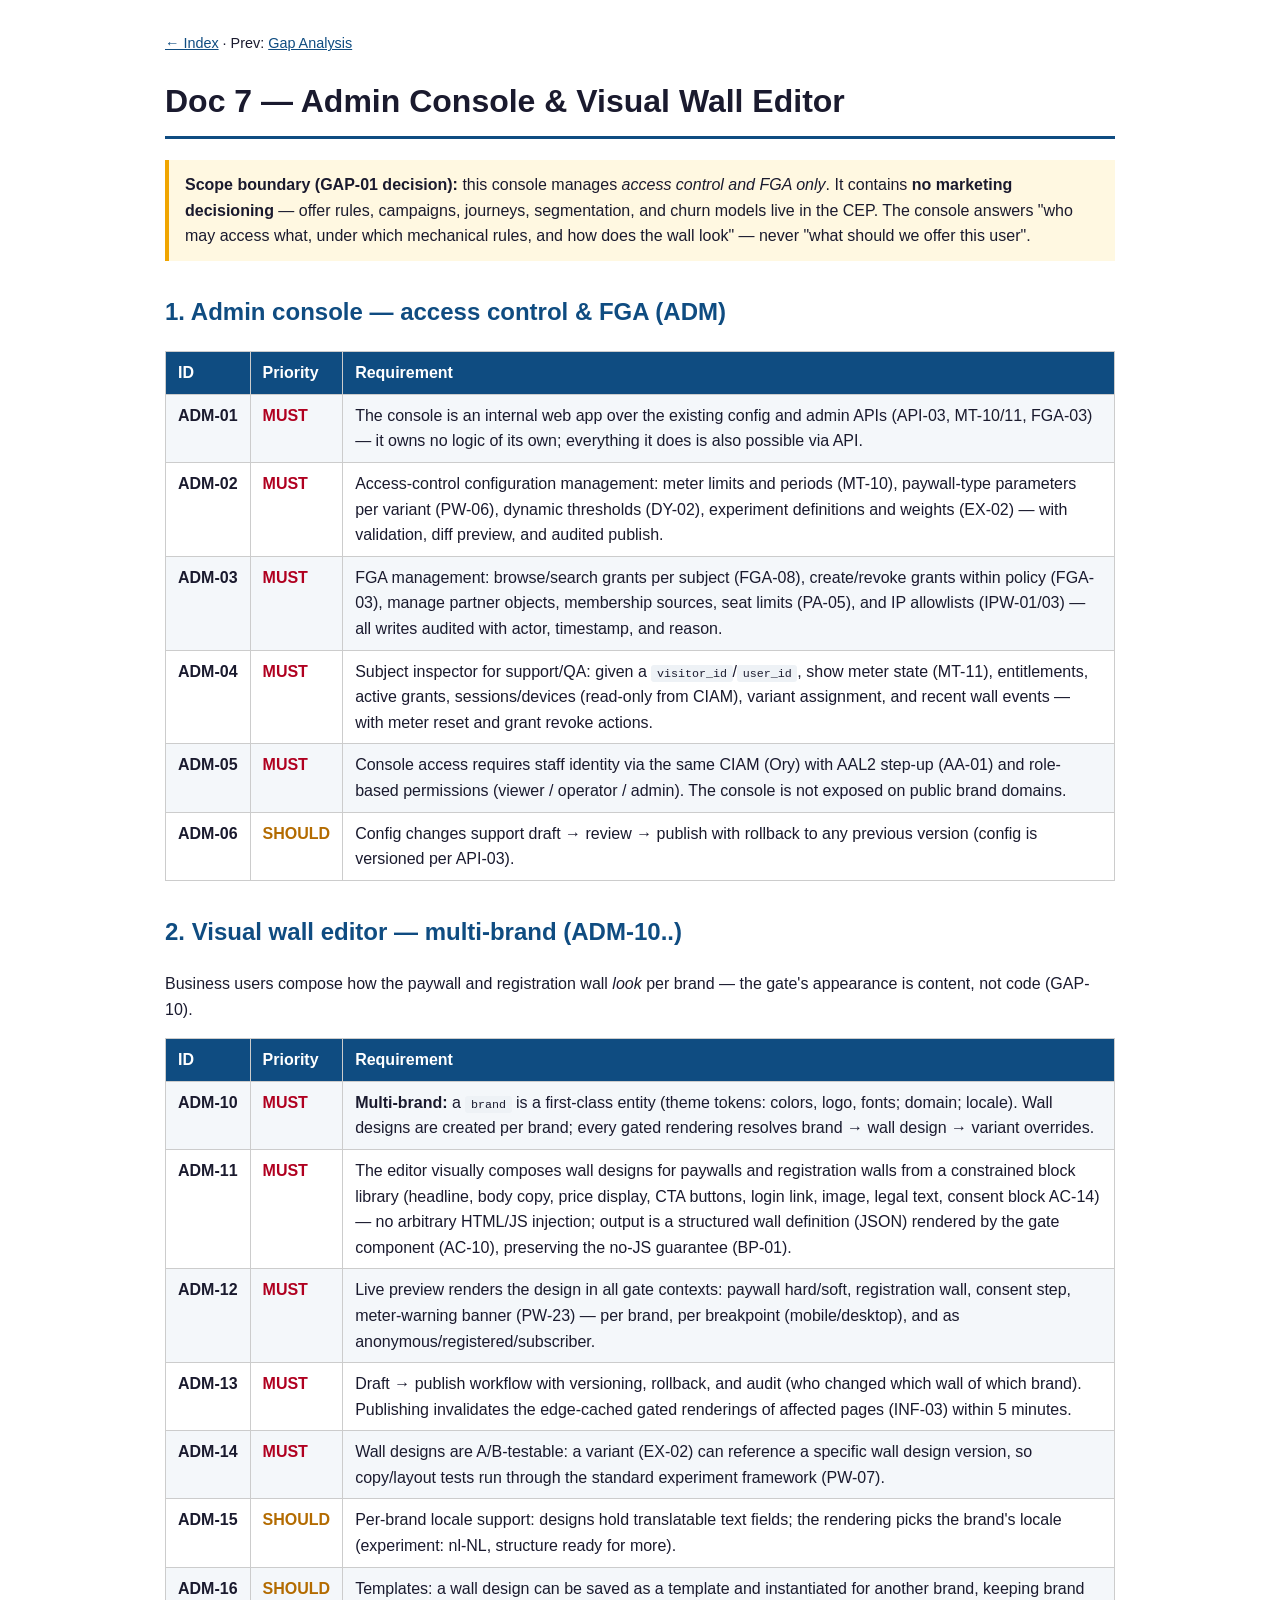
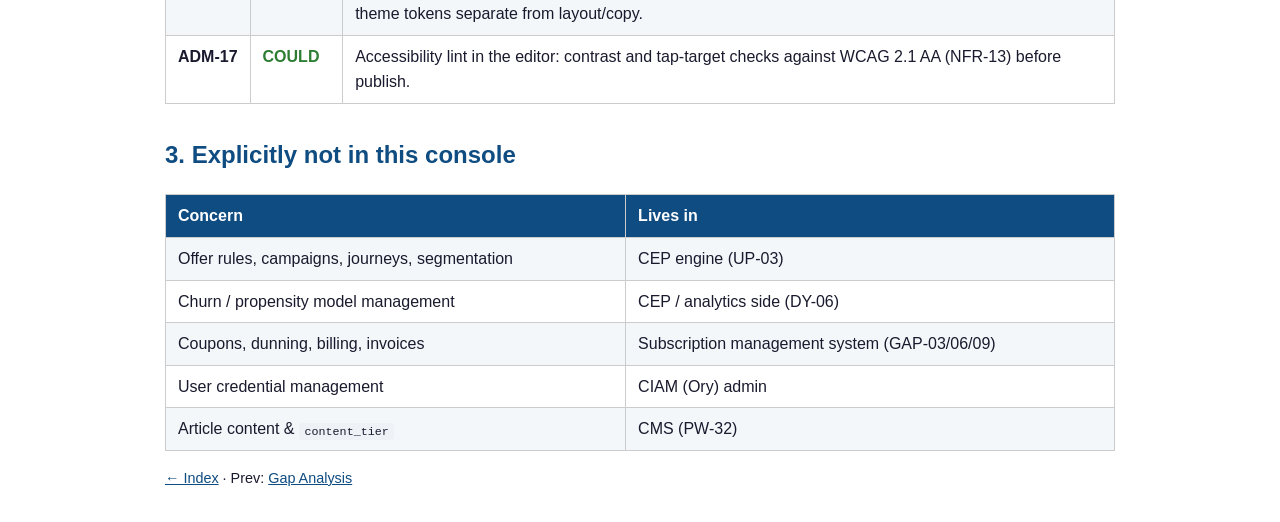
<file: requirements/07-admin-console.html>
<!DOCTYPE html>
<html lang="en">
<head>
<meta charset="UTF-8">
<meta name="viewport" content="width=device-width, initial-scale=1.0">
<title>Doc 7 — Admin Console &amp; Visual Wall Editor</title>
<style>
  body { font-family: -apple-system, "Segoe UI", Roboto, sans-serif; max-width: 950px; margin: 2rem auto; padding: 0 1.5rem; color: #1a1a2e; line-height: 1.6; }
  h1 { border-bottom: 3px solid #0f4c81; padding-bottom: .5rem; }
  h2 { color: #0f4c81; margin-top: 2rem; }
  table { border-collapse: collapse; width: 100%; margin: 1rem 0; }
  th, td { border: 1px solid #ccc; padding: .5rem .75rem; text-align: left; vertical-align: top; }
  th { background: #0f4c81; color: #fff; }
  tr:nth-child(even) { background: #f4f7fa; }
  code { background: #eef2f6; padding: .1rem .35rem; border-radius: 3px; font-size: .9em; }
  .req td:first-child { white-space: nowrap; font-weight: bold; }
  .must { color: #b00020; font-weight: bold; }
  .should { color: #b36b00; font-weight: bold; }
  .could { color: #2e7d32; font-weight: bold; }
  nav { font-size: .9em; margin-bottom: 1rem; }
  a { color: #0f4c81; }
  .note { background: #fff8e1; border-left: 4px solid #f0a500; padding: .75rem 1rem; margin: 1rem 0; }
</style>
</head>
<body>

<nav><a href="index.html">← Index</a> · Prev: <a href="06-competitor-gap-analysis.html">Gap Analysis</a></nav>

<h1>Doc 7 — Admin Console &amp; Visual Wall Editor</h1>

<div class="note">
<strong>Scope boundary (GAP-01 decision):</strong> this console manages <em>access control and
FGA only</em>. It contains <strong>no marketing decisioning</strong> — offer rules, campaigns,
journeys, segmentation, and churn models live in the CEP. The console answers "who may access
what, under which mechanical rules, and how does the wall look" — never "what should we offer
this user".
</div>

<h2>1. Admin console — access control &amp; FGA (ADM)</h2>
<table class="req">
  <tr><th>ID</th><th>Priority</th><th>Requirement</th></tr>
  <tr><td>ADM-01</td><td class="must">MUST</td><td>The console is an internal web app over the existing config and admin APIs (API-03, MT-10/11, FGA-03) — it owns no logic of its own; everything it does is also possible via API.</td></tr>
  <tr><td>ADM-02</td><td class="must">MUST</td><td>Access-control configuration management: meter limits and periods (MT-10), paywall-type parameters per variant (PW-06), dynamic thresholds (DY-02), experiment definitions and weights (EX-02) — with validation, diff preview, and audited publish.</td></tr>
  <tr><td>ADM-03</td><td class="must">MUST</td><td>FGA management: browse/search grants per subject (FGA-08), create/revoke grants within policy (FGA-03), manage partner objects, membership sources, seat limits (PA-05), and IP allowlists (IPW-01/03) — all writes audited with actor, timestamp, and reason.</td></tr>
  <tr><td>ADM-04</td><td class="must">MUST</td><td>Subject inspector for support/QA: given a <code>visitor_id</code>/<code>user_id</code>, show meter state (MT-11), entitlements, active grants, sessions/devices (read-only from CIAM), variant assignment, and recent wall events — with meter reset and grant revoke actions.</td></tr>
  <tr><td>ADM-05</td><td class="must">MUST</td><td>Console access requires staff identity via the same CIAM (Ory) with AAL2 step-up (AA-01) and role-based permissions (viewer / operator / admin). The console is not exposed on public brand domains.</td></tr>
  <tr><td>ADM-06</td><td class="should">SHOULD</td><td>Config changes support draft → review → publish with rollback to any previous version (config is versioned per API-03).</td></tr>
</table>

<h2>2. Visual wall editor — multi-brand (ADM-10..)</h2>
<p>Business users compose how the paywall and registration wall <em>look</em> per brand — the
gate's appearance is content, not code (GAP-10).</p>
<table class="req">
  <tr><th>ID</th><th>Priority</th><th>Requirement</th></tr>
  <tr><td>ADM-10</td><td class="must">MUST</td><td><strong>Multi-brand:</strong> a <code>brand</code> is a first-class entity (theme tokens: colors, logo, fonts; domain; locale). Wall designs are created per brand; every gated rendering resolves brand → wall design → variant overrides.</td></tr>
  <tr><td>ADM-11</td><td class="must">MUST</td><td>The editor visually composes wall designs for paywalls and registration walls from a constrained block library (headline, body copy, price display, CTA buttons, login link, image, legal text, consent block AC-14) — no arbitrary HTML/JS injection; output is a structured wall definition (JSON) rendered by the gate component (AC-10), preserving the no-JS guarantee (BP-01).</td></tr>
  <tr><td>ADM-12</td><td class="must">MUST</td><td>Live preview renders the design in all gate contexts: paywall hard/soft, registration wall, consent step, meter-warning banner (PW-23) — per brand, per breakpoint (mobile/desktop), and as anonymous/registered/subscriber.</td></tr>
  <tr><td>ADM-13</td><td class="must">MUST</td><td>Draft → publish workflow with versioning, rollback, and audit (who changed which wall of which brand). Publishing invalidates the edge-cached gated renderings of affected pages (INF-03) within 5 minutes.</td></tr>
  <tr><td>ADM-14</td><td class="must">MUST</td><td>Wall designs are A/B-testable: a variant (EX-02) can reference a specific wall design version, so copy/layout tests run through the standard experiment framework (PW-07).</td></tr>
  <tr><td>ADM-15</td><td class="should">SHOULD</td><td>Per-brand locale support: designs hold translatable text fields; the rendering picks the brand's locale (experiment: nl-NL, structure ready for more).</td></tr>
  <tr><td>ADM-16</td><td class="should">SHOULD</td><td>Templates: a wall design can be saved as a template and instantiated for another brand, keeping brand theme tokens separate from layout/copy.</td></tr>
  <tr><td>ADM-17</td><td class="could">COULD</td><td>Accessibility lint in the editor: contrast and tap-target checks against WCAG 2.1 AA (NFR-13) before publish.</td></tr>
</table>

<h2>3. Explicitly not in this console</h2>
<table>
  <tr><th>Concern</th><th>Lives in</th></tr>
  <tr><td>Offer rules, campaigns, journeys, segmentation</td><td>CEP engine (UP-03)</td></tr>
  <tr><td>Churn / propensity model management</td><td>CEP / analytics side (DY-06)</td></tr>
  <tr><td>Coupons, dunning, billing, invoices</td><td>Subscription management system (GAP-03/06/09)</td></tr>
  <tr><td>User credential management</td><td>CIAM (Ory) admin</td></tr>
  <tr><td>Article content &amp; <code>content_tier</code></td><td>CMS (PW-32)</td></tr>
</table>

<nav><a href="index.html">← Index</a> · Prev: <a href="06-competitor-gap-analysis.html">Gap Analysis</a></nav>

</body>
</html>
</file>
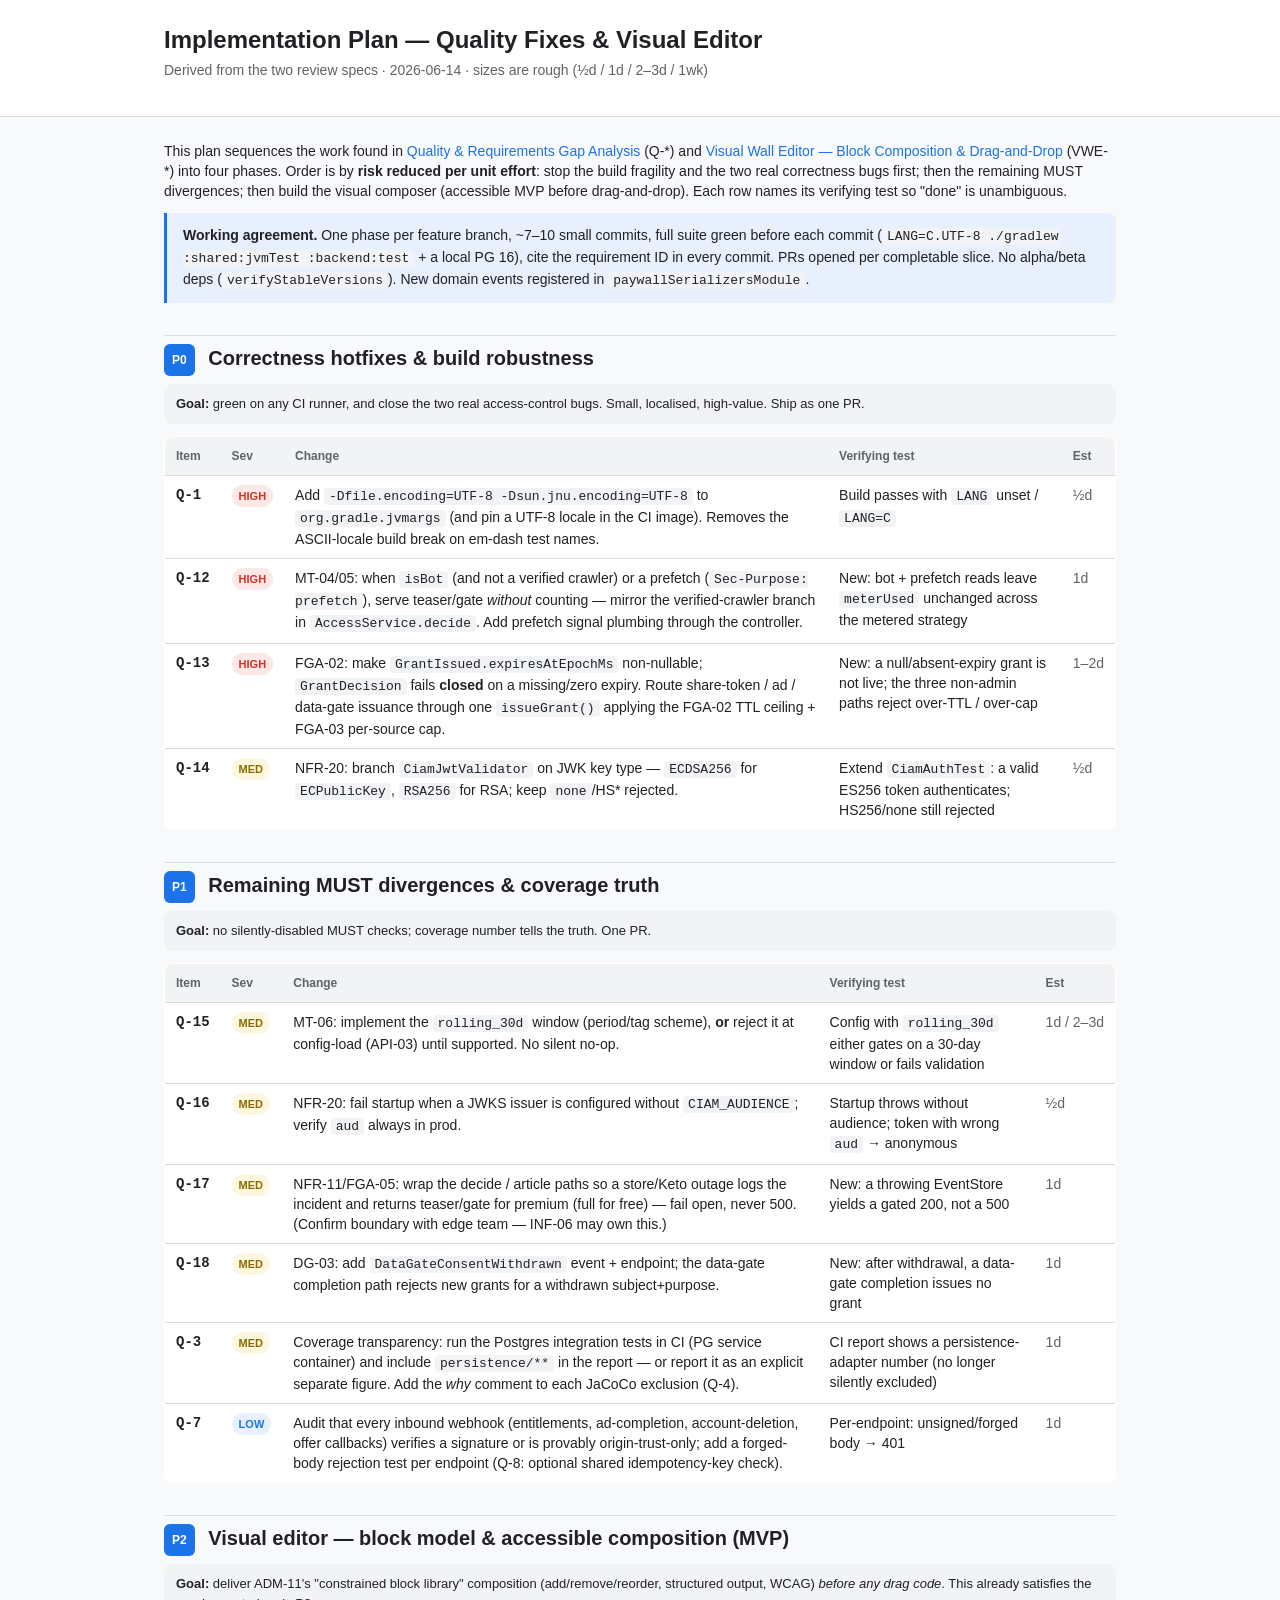
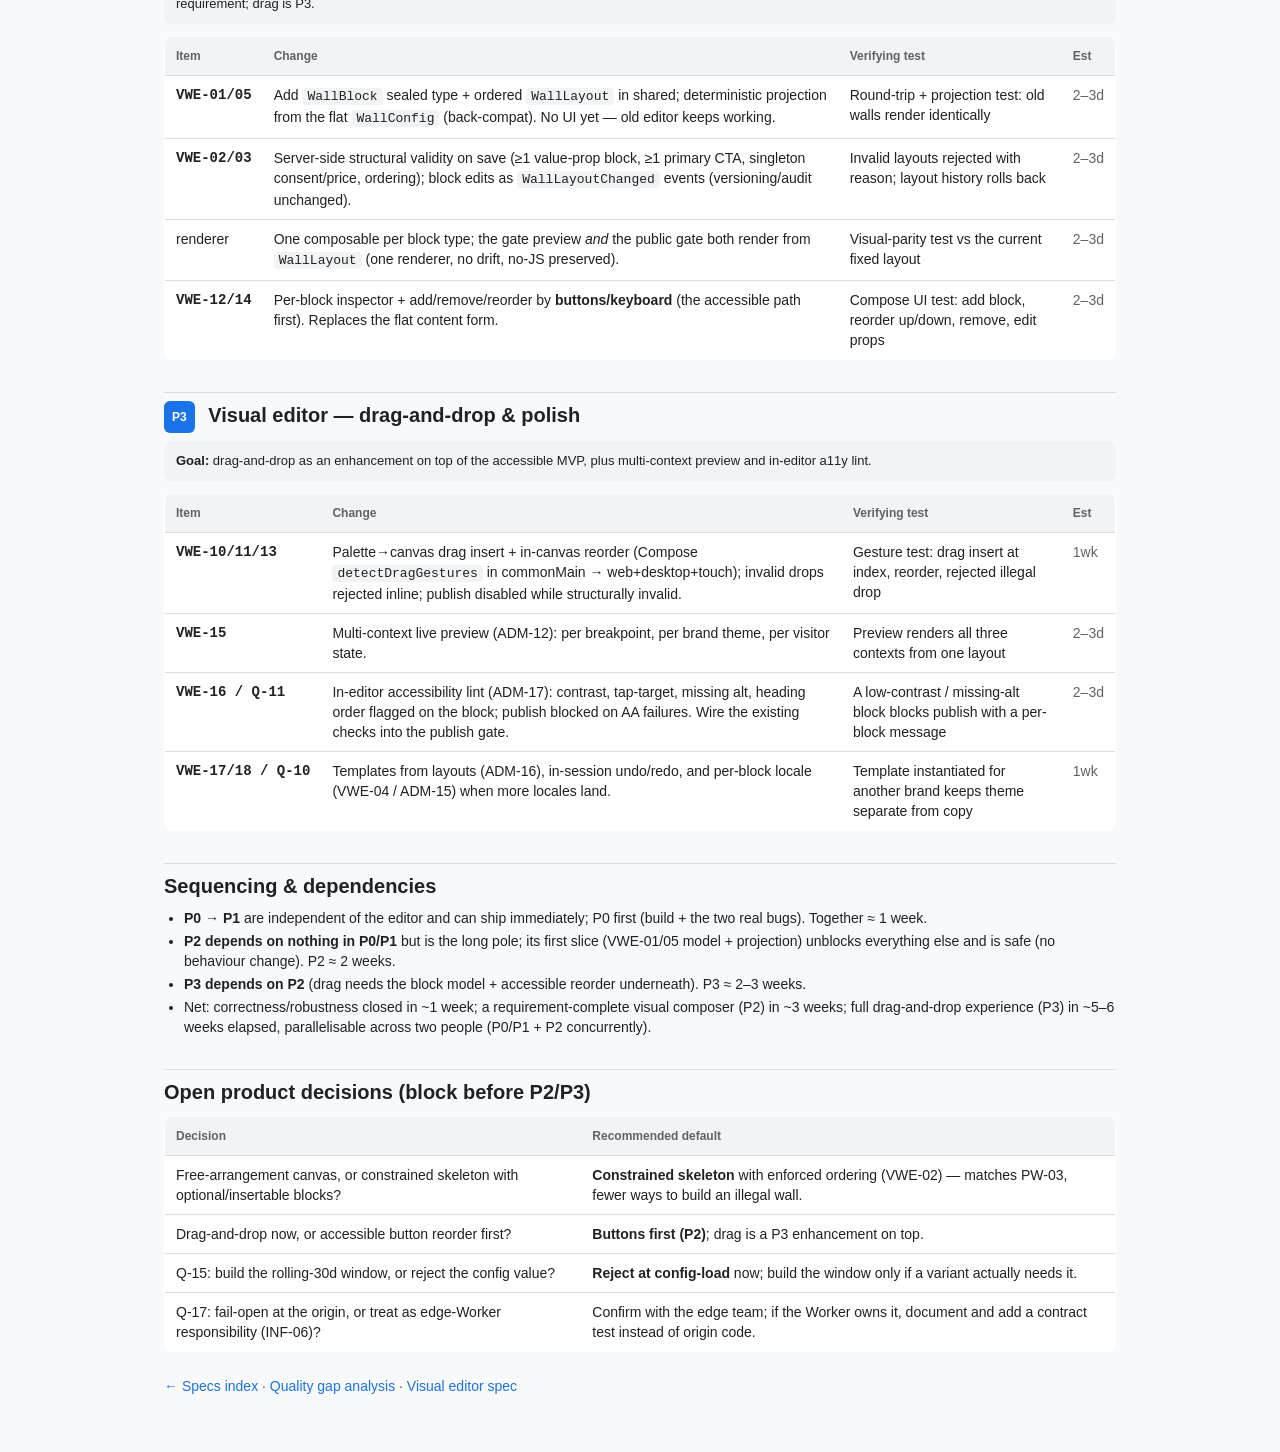
<file: specs/implementation-plan.html>
<!DOCTYPE html>
<html lang="en">
<head>
<meta charset="UTF-8">
<meta name="viewport" content="width=device-width, initial-scale=1.0">
<title>Implementation Plan — Quality Fixes &amp; Visual Editor</title>
<style>
  :root{--primary:#1A73E8;--bg:#F8F9FA;--surface:#FFFFFF;--surface-variant:#F1F3F4;
    --on-bg:#202124;--on-variant:#5F6368;--divider:#DADCE0;--success:#1E8E3E;--success-bg:#E6F4EA;
    --warning:#F9AB00;--warning-bg:#FEF7E0;--error:#D93025;--error-bg:#FCE8E6;--info-bg:#E8F0FE}
  *{box-sizing:border-box}
  body{font-family:"Roboto","Google Sans",-apple-system,BlinkMacSystemFont,"Segoe UI",Arial,sans-serif;
    font-size:14px;line-height:20px;color:var(--on-bg);background:var(--bg);margin:0;padding:0 0 64px}
  .wrap{max-width:1000px;margin:0 auto;padding:0 24px}
  header.top{background:var(--surface);border-bottom:1px solid var(--divider);padding:24px 0;margin-bottom:24px}
  h1{font-size:24px;line-height:32px;font-weight:700;margin:0 0 4px}
  h2{font-size:20px;line-height:28px;font-weight:600;margin:32px 0 8px;padding-top:8px;border-top:1px solid var(--divider)}
  h2 .phase{display:inline-block;font-size:12px;font-weight:700;color:#fff;background:var(--primary);border-radius:6px;padding:2px 8px;margin-right:8px;vertical-align:middle}
  h3{font-size:16px;font-weight:600;margin:18px 0 6px}
  p{margin:0 0 12px}
  a{color:var(--primary);text-decoration:none}a:hover{text-decoration:underline}
  code{font-family:"Roboto Mono",monospace;font-size:13px;background:var(--surface-variant);padding:1px 5px;border-radius:4px}
  .lead{color:var(--on-variant)}
  table{width:100%;border-collapse:collapse;margin:10px 0;background:var(--surface);border:1px solid var(--divider);border-radius:8px;overflow:hidden}
  th,td{text-align:left;padding:9px 11px;border-bottom:1px solid var(--divider);vertical-align:top}
  th{font-size:12px;font-weight:600;color:var(--on-variant);background:var(--surface-variant)}
  tr:last-child td{border-bottom:none}
  .id{font-family:"Roboto Mono",monospace;font-weight:600;white-space:nowrap}
  .pill{display:inline-block;font-size:11px;font-weight:700;padding:1px 7px;border-radius:9999px;white-space:nowrap}
  .high{background:var(--error-bg);color:var(--error)}
  .med{background:var(--warning-bg);color:#8a6d00}
  .low{background:var(--info-bg);color:var(--primary)}
  .s{color:var(--on-variant);white-space:nowrap;font-variant-numeric:tabular-nums}
  blockquote{margin:12px 0;padding:12px 16px;background:var(--info-bg);border-left:3px solid var(--primary);border-radius:0 8px 8px 0}
  ul{margin:0 0 12px;padding-left:20px}li{margin:3px 0}
  .goal{background:var(--surface-variant);border-radius:8px;padding:10px 12px;margin:6px 0 12px;font-size:13px}
</style>
</head>
<body>
<header class="top"><div class="wrap">
  <h1>Implementation Plan — Quality Fixes &amp; Visual Editor</h1>
  <p class="lead">Derived from the two review specs · 2026-06-14 · sizes are rough (½d / 1d / 2–3d / 1wk)</p>
</div></header>
<div class="wrap">

<p>This plan sequences the work found in
<a href="quality-gap-analysis.html">Quality &amp; Requirements Gap Analysis</a> (Q-*) and
<a href="visual-editor-drag-drop.html">Visual Wall Editor — Block Composition &amp; Drag-and-Drop</a> (VWE-*)
into four phases. Order is by <strong>risk reduced per unit effort</strong>: stop the build fragility and the
two real correctness bugs first; then the remaining MUST divergences; then build the visual composer
(accessible MVP before drag-and-drop). Each row names its verifying test so "done" is unambiguous.</p>

<blockquote><strong>Working agreement.</strong> One phase per feature branch, ~7–10 small commits, full suite
green before each commit (<code>LANG=C.UTF-8 ./gradlew :shared:jvmTest :backend:test</code> + a local PG 16),
cite the requirement ID in every commit. PRs opened per completable slice. No alpha/beta deps
(<code>verifyStableVersions</code>). New domain events registered in <code>paywallSerializersModule</code>.</blockquote>

<h2><span class="phase">P0</span> Correctness hotfixes &amp; build robustness</h2>
<div class="goal"><strong>Goal:</strong> green on any CI runner, and close the two real access-control bugs.
Small, localised, high-value. Ship as one PR.</div>
<table>
  <tr><th>Item</th><th>Sev</th><th>Change</th><th>Verifying test</th><th>Est</th></tr>
  <tr><td class="id">Q-1</td><td><span class="pill high">HIGH</span></td>
    <td>Add <code>-Dfile.encoding=UTF-8 -Dsun.jnu.encoding=UTF-8</code> to <code>org.gradle.jvmargs</code> (and pin a UTF-8 locale in the CI image). Removes the ASCII-locale build break on em-dash test names.</td>
    <td>Build passes with <code>LANG</code> unset / <code>LANG=C</code></td><td class="s">½d</td></tr>
  <tr><td class="id">Q-12</td><td><span class="pill high">HIGH</span></td>
    <td>MT-04/05: when <code>isBot</code> (and not a verified crawler) or a prefetch (<code>Sec-Purpose: prefetch</code>), serve teaser/gate <em>without</em> counting — mirror the verified-crawler branch in <code>AccessService.decide</code>. Add prefetch signal plumbing through the controller.</td>
    <td>New: bot + prefetch reads leave <code>meterUsed</code> unchanged across the metered strategy</td><td class="s">1d</td></tr>
  <tr><td class="id">Q-13</td><td><span class="pill high">HIGH</span></td>
    <td>FGA-02: make <code>GrantIssued.expiresAtEpochMs</code> non-nullable; <code>GrantDecision</code> fails <strong>closed</strong> on a missing/zero expiry. Route share-token / ad / data-gate issuance through one <code>issueGrant()</code> applying the FGA-02 TTL ceiling + FGA-03 per-source cap.</td>
    <td>New: a null/absent-expiry grant is not live; the three non-admin paths reject over-TTL / over-cap</td><td class="s">1–2d</td></tr>
  <tr><td class="id">Q-14</td><td><span class="pill med">MED</span></td>
    <td>NFR-20: branch <code>CiamJwtValidator</code> on JWK key type — <code>ECDSA256</code> for <code>ECPublicKey</code>, <code>RSA256</code> for RSA; keep <code>none</code>/HS* rejected.</td>
    <td>Extend <code>CiamAuthTest</code>: a valid ES256 token authenticates; HS256/none still rejected</td><td class="s">½d</td></tr>
</table>

<h2><span class="phase">P1</span> Remaining MUST divergences &amp; coverage truth</h2>
<div class="goal"><strong>Goal:</strong> no silently-disabled MUST checks; coverage number tells the truth. One PR.</div>
<table>
  <tr><th>Item</th><th>Sev</th><th>Change</th><th>Verifying test</th><th>Est</th></tr>
  <tr><td class="id">Q-15</td><td><span class="pill med">MED</span></td>
    <td>MT-06: implement the <code>rolling_30d</code> window (period/tag scheme), <strong>or</strong> reject it at config-load (API-03) until supported. No silent no-op.</td>
    <td>Config with <code>rolling_30d</code> either gates on a 30-day window or fails validation</td><td class="s">1d / 2–3d</td></tr>
  <tr><td class="id">Q-16</td><td><span class="pill med">MED</span></td>
    <td>NFR-20: fail startup when a JWKS issuer is configured without <code>CIAM_AUDIENCE</code>; verify <code>aud</code> always in prod.</td>
    <td>Startup throws without audience; token with wrong <code>aud</code> → anonymous</td><td class="s">½d</td></tr>
  <tr><td class="id">Q-17</td><td><span class="pill med">MED</span></td>
    <td>NFR-11/FGA-05: wrap the decide / article paths so a store/Keto outage logs the incident and returns teaser/gate for premium (full for free) — fail open, never 500. (Confirm boundary with edge team — INF-06 may own this.)</td>
    <td>New: a throwing EventStore yields a gated 200, not a 500</td><td class="s">1d</td></tr>
  <tr><td class="id">Q-18</td><td><span class="pill med">MED</span></td>
    <td>DG-03: add <code>DataGateConsentWithdrawn</code> event + endpoint; the data-gate completion path rejects new grants for a withdrawn subject+purpose.</td>
    <td>New: after withdrawal, a data-gate completion issues no grant</td><td class="s">1d</td></tr>
  <tr><td class="id">Q-3</td><td><span class="pill med">MED</span></td>
    <td>Coverage transparency: run the Postgres integration tests in CI (PG service container) and include <code>persistence/**</code> in the report — or report it as an explicit separate figure. Add the <em>why</em> comment to each JaCoCo exclusion (Q-4).</td>
    <td>CI report shows a persistence-adapter number (no longer silently excluded)</td><td class="s">1d</td></tr>
  <tr><td class="id">Q-7</td><td><span class="pill low">LOW</span></td>
    <td>Audit that every inbound webhook (entitlements, ad-completion, account-deletion, offer callbacks) verifies a signature or is provably origin-trust-only; add a forged-body rejection test per endpoint (Q-8: optional shared idempotency-key check).</td>
    <td>Per-endpoint: unsigned/forged body → 401</td><td class="s">1d</td></tr>
</table>

<h2><span class="phase">P2</span> Visual editor — block model &amp; accessible composition (MVP)</h2>
<div class="goal"><strong>Goal:</strong> deliver ADM-11's "constrained block library" composition (add/remove/reorder,
structured output, WCAG) <em>before any drag code</em>. This already satisfies the requirement; drag is P3.</div>
<table>
  <tr><th>Item</th><th>Change</th><th>Verifying test</th><th>Est</th></tr>
  <tr><td class="id">VWE-01/05</td>
    <td>Add <code>WallBlock</code> sealed type + ordered <code>WallLayout</code> in shared; deterministic projection from the flat <code>WallConfig</code> (back-compat). No UI yet — old editor keeps working.</td>
    <td>Round-trip + projection test: old walls render identically</td><td class="s">2–3d</td></tr>
  <tr><td class="id">VWE-02/03</td>
    <td>Server-side structural validity on save (≥1 value-prop block, ≥1 primary CTA, singleton consent/price, ordering); block edits as <code>WallLayoutChanged</code> events (versioning/audit unchanged).</td>
    <td>Invalid layouts rejected with reason; layout history rolls back</td><td class="s">2–3d</td></tr>
  <tr><td>renderer</td>
    <td>One composable per block type; the gate preview <em>and</em> the public gate both render from <code>WallLayout</code> (one renderer, no drift, no-JS preserved).</td>
    <td>Visual-parity test vs the current fixed layout</td><td class="s">2–3d</td></tr>
  <tr><td class="id">VWE-12/14</td>
    <td>Per-block inspector + add/remove/reorder by <strong>buttons/keyboard</strong> (the accessible path first). Replaces the flat content form.</td>
    <td>Compose UI test: add block, reorder up/down, remove, edit props</td><td class="s">2–3d</td></tr>
</table>

<h2><span class="phase">P3</span> Visual editor — drag-and-drop &amp; polish</h2>
<div class="goal"><strong>Goal:</strong> drag-and-drop as an enhancement on top of the accessible MVP, plus
multi-context preview and in-editor a11y lint.</div>
<table>
  <tr><th>Item</th><th>Change</th><th>Verifying test</th><th>Est</th></tr>
  <tr><td class="id">VWE-10/11/13</td>
    <td>Palette→canvas drag insert + in-canvas reorder (Compose <code>detectDragGestures</code> in commonMain → web+desktop+touch); invalid drops rejected inline; publish disabled while structurally invalid.</td>
    <td>Gesture test: drag insert at index, reorder, rejected illegal drop</td><td class="s">1wk</td></tr>
  <tr><td class="id">VWE-15</td>
    <td>Multi-context live preview (ADM-12): per breakpoint, per brand theme, per visitor state.</td>
    <td>Preview renders all three contexts from one layout</td><td class="s">2–3d</td></tr>
  <tr><td class="id">VWE-16 / Q-11</td>
    <td>In-editor accessibility lint (ADM-17): contrast, tap-target, missing alt, heading order flagged on the block; publish blocked on AA failures. Wire the existing checks into the publish gate.</td>
    <td>A low-contrast / missing-alt block blocks publish with a per-block message</td><td class="s">2–3d</td></tr>
  <tr><td class="id">VWE-17/18 / Q-10</td>
    <td>Templates from layouts (ADM-16), in-session undo/redo, and per-block locale (VWE-04 / ADM-15) when more locales land.</td>
    <td>Template instantiated for another brand keeps theme separate from copy</td><td class="s">1wk</td></tr>
</table>

<h2>Sequencing &amp; dependencies</h2>
<ul>
  <li><strong>P0 → P1</strong> are independent of the editor and can ship immediately; P0 first (build + the two real bugs). Together ≈ 1 week.</li>
  <li><strong>P2 depends on nothing in P0/P1</strong> but is the long pole; its first slice (VWE-01/05 model + projection) unblocks everything else and is safe (no behaviour change). P2 ≈ 2 weeks.</li>
  <li><strong>P3 depends on P2</strong> (drag needs the block model + accessible reorder underneath). P3 ≈ 2–3 weeks.</li>
  <li>Net: correctness/robustness closed in ~1 week; a requirement-complete visual composer (P2) in ~3 weeks; full drag-and-drop experience (P3) in ~5–6 weeks elapsed, parallelisable across two people (P0/P1 + P2 concurrently).</li>
</ul>

<h2>Open product decisions (block before P2/P3)</h2>
<table>
  <tr><th>Decision</th><th>Recommended default</th></tr>
  <tr><td>Free-arrangement canvas, or constrained skeleton with optional/insertable blocks?</td>
    <td><strong>Constrained skeleton</strong> with enforced ordering (VWE-02) — matches PW-03, fewer ways to build an illegal wall.</td></tr>
  <tr><td>Drag-and-drop now, or accessible button reorder first?</td>
    <td><strong>Buttons first (P2)</strong>; drag is a P3 enhancement on top.</td></tr>
  <tr><td>Q-15: build the rolling-30d window, or reject the config value?</td>
    <td><strong>Reject at config-load</strong> now; build the window only if a variant actually needs it.</td></tr>
  <tr><td>Q-17: fail-open at the origin, or treat as edge-Worker responsibility (INF-06)?</td>
    <td>Confirm with the edge team; if the Worker owns it, document and add a contract test instead of origin code.</td></tr>
</table>

<p class="lead" style="margin-top:24px"><a href="index.html">← Specs index</a> ·
<a href="quality-gap-analysis.html">Quality gap analysis</a> ·
<a href="visual-editor-drag-drop.html">Visual editor spec</a></p>

</div>
</body>
</html>
</file>
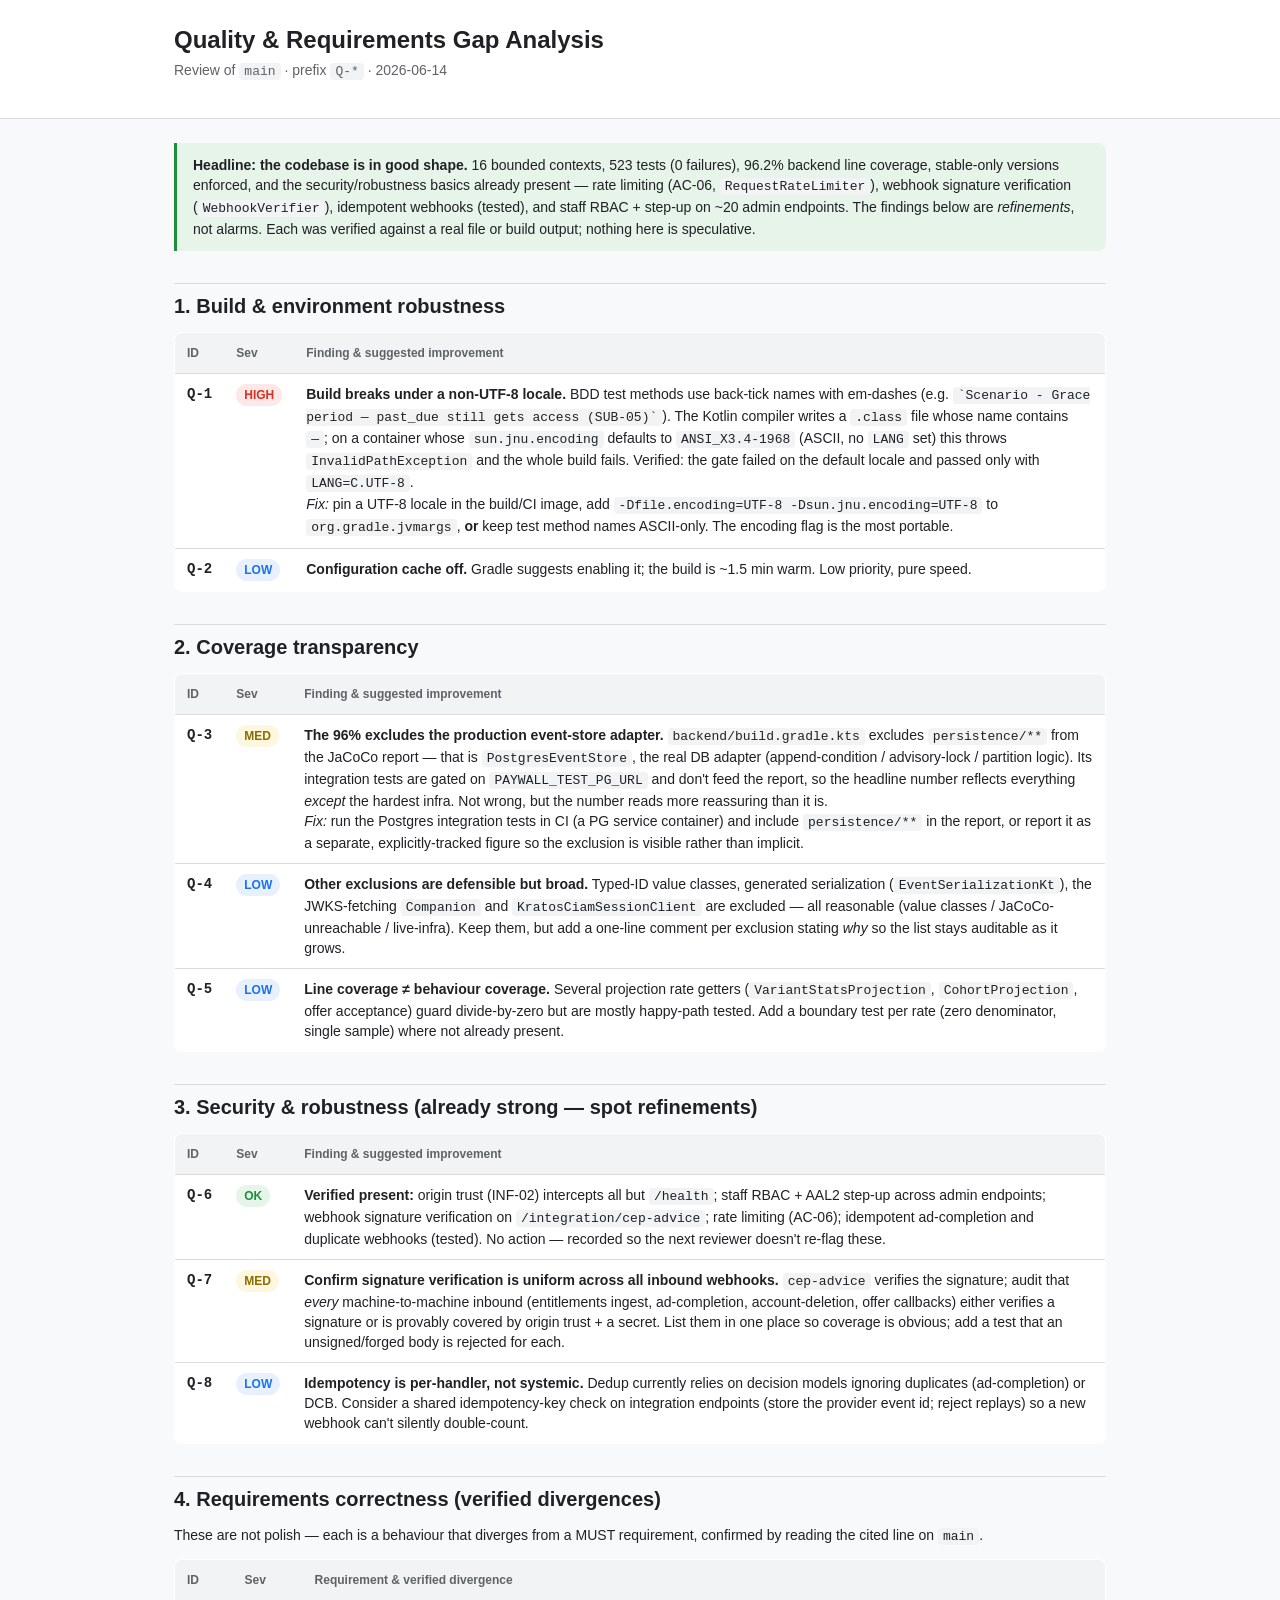
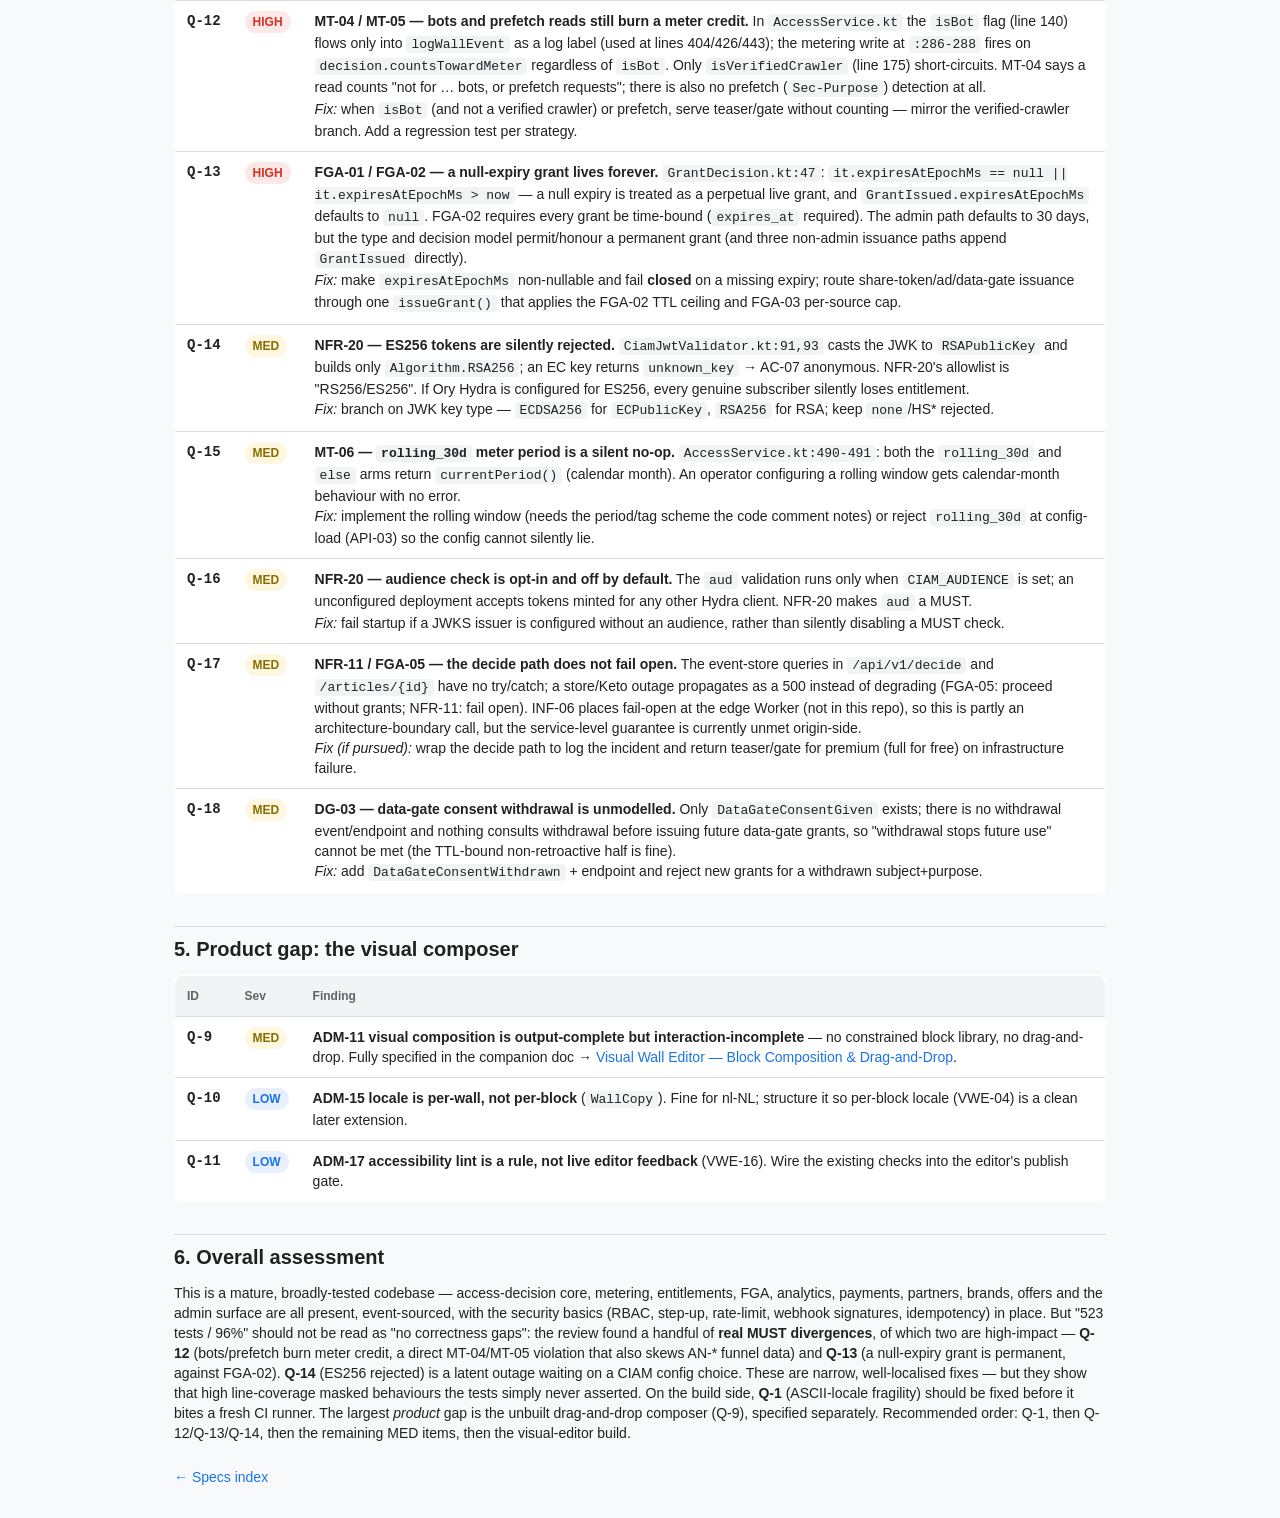
<file: specs/quality-gap-analysis.html>
<!DOCTYPE html>
<html lang="en">
<head>
<meta charset="UTF-8">
<meta name="viewport" content="width=device-width, initial-scale=1.0">
<title>Spec — Quality &amp; Requirements Gap Analysis</title>
<style>
  :root{--primary:#1A73E8;--bg:#F8F9FA;--surface:#FFFFFF;--surface-variant:#F1F3F4;
    --on-bg:#202124;--on-variant:#5F6368;--divider:#DADCE0;--success:#1E8E3E;--success-bg:#E6F4EA;
    --warning:#F9AB00;--warning-bg:#FEF7E0;--error:#D93025;--error-bg:#FCE8E6;--info-bg:#E8F0FE}
  *{box-sizing:border-box}
  body{font-family:"Roboto","Google Sans",-apple-system,BlinkMacSystemFont,"Segoe UI",Arial,sans-serif;
    font-size:14px;line-height:20px;color:var(--on-bg);background:var(--bg);margin:0;padding:0 0 64px}
  .wrap{max-width:980px;margin:0 auto;padding:0 24px}
  header.top{background:var(--surface);border-bottom:1px solid var(--divider);padding:24px 0;margin-bottom:24px}
  h1{font-size:24px;line-height:32px;font-weight:700;margin:0 0 4px}
  h2{font-size:20px;line-height:28px;font-weight:600;margin:32px 0 12px;padding-top:8px;border-top:1px solid var(--divider)}
  p{margin:0 0 12px}
  a{color:var(--primary);text-decoration:none}a:hover{text-decoration:underline}
  code{font-family:"Roboto Mono",monospace;font-size:13px;background:var(--surface-variant);padding:1px 5px;border-radius:4px}
  pre{background:var(--surface);border:1px solid var(--divider);border-radius:8px;padding:12px;overflow:auto;font-size:13px}
  .lead{color:var(--on-variant)}
  table{width:100%;border-collapse:collapse;margin:12px 0;background:var(--surface);border:1px solid var(--divider);border-radius:8px;overflow:hidden}
  th,td{text-align:left;padding:10px 12px;border-bottom:1px solid var(--divider);vertical-align:top}
  th{font-size:12px;font-weight:600;color:var(--on-variant);background:var(--surface-variant)}
  tr:last-child td{border-bottom:none}
  .pill{display:inline-block;font-size:12px;font-weight:600;padding:1px 8px;border-radius:9999px;white-space:nowrap}
  .high{background:var(--error-bg);color:var(--error)}
  .med{background:var(--warning-bg);color:#8a6d00}
  .low{background:var(--info-bg);color:var(--primary)}
  .ok{background:var(--success-bg);color:var(--success)}
  .id{font-family:"Roboto Mono",monospace;font-weight:600;white-space:nowrap}
  blockquote{margin:12px 0;padding:12px 16px;background:var(--success-bg);border-left:3px solid var(--success);border-radius:0 8px 8px 0}
</style>
</head>
<body>
<header class="top"><div class="wrap">
  <h1>Quality &amp; Requirements Gap Analysis</h1>
  <p class="lead">Review of <code>main</code> · prefix <code>Q-*</code> · 2026-06-14</p>
</div></header>
<div class="wrap">

<blockquote><strong>Headline: the codebase is in good shape.</strong> 16 bounded contexts, 523 tests
(0 failures), 96.2% backend line coverage, stable-only versions enforced, and the security/robustness
basics already present — rate limiting (AC-06, <code>RequestRateLimiter</code>), webhook signature
verification (<code>WebhookVerifier</code>), idempotent webhooks (tested), and staff RBAC + step-up on ~20
admin endpoints. The findings below are <em>refinements</em>, not alarms. Each was verified against a real
file or build output; nothing here is speculative.</blockquote>

<h2>1. Build &amp; environment robustness</h2>
<table>
  <tr><th>ID</th><th>Sev</th><th>Finding &amp; suggested improvement</th></tr>
  <tr><td class="id">Q-1</td><td><span class="pill high">HIGH</span></td>
    <td><strong>Build breaks under a non-UTF-8 locale.</strong> BDD test methods use back-tick names with
    em-dashes (e.g. <code>`Scenario - Grace period — past_due still gets access (SUB-05)`</code>). The Kotlin
    compiler writes a <code>.class</code> file whose name contains <code>—</code>; on a container whose
    <code>sun.jnu.encoding</code> defaults to <code>ANSI_X3.4-1968</code> (ASCII, no <code>LANG</code> set)
    this throws <code>InvalidPathException</code> and the whole build fails. Verified: the gate failed on the
    default locale and passed only with <code>LANG=C.UTF-8</code>.
    <br><em>Fix:</em> pin a UTF-8 locale in the build/CI image, add <code>-Dfile.encoding=UTF-8
    -Dsun.jnu.encoding=UTF-8</code> to <code>org.gradle.jvmargs</code>, <strong>or</strong> keep test
    method names ASCII-only. The encoding flag is the most portable.</td></tr>
  <tr><td class="id">Q-2</td><td><span class="pill low">LOW</span></td>
    <td><strong>Configuration cache off.</strong> Gradle suggests enabling it; the build is ~1.5 min warm.
    Low priority, pure speed.</td></tr>
</table>

<h2>2. Coverage transparency</h2>
<table>
  <tr><th>ID</th><th>Sev</th><th>Finding &amp; suggested improvement</th></tr>
  <tr><td class="id">Q-3</td><td><span class="pill med">MED</span></td>
    <td><strong>The 96% excludes the production event-store adapter.</strong>
    <code>backend/build.gradle.kts</code> excludes <code>persistence/**</code> from the JaCoCo report — that
    is <code>PostgresEventStore</code>, the real DB adapter (append-condition / advisory-lock / partition
    logic). Its integration tests are gated on <code>PAYWALL_TEST_PG_URL</code> and don't feed the report,
    so the headline number reflects everything <em>except</em> the hardest infra. Not wrong, but the number
    reads more reassuring than it is.
    <br><em>Fix:</em> run the Postgres integration tests in CI (a PG service container) and include
    <code>persistence/**</code> in the report, or report it as a separate, explicitly-tracked figure so the
    exclusion is visible rather than implicit.</td></tr>
  <tr><td class="id">Q-4</td><td><span class="pill low">LOW</span></td>
    <td><strong>Other exclusions are defensible but broad.</strong> Typed-ID value classes, generated
    serialization (<code>EventSerializationKt</code>), the JWKS-fetching <code>Companion</code> and
    <code>KratosCiamSessionClient</code> are excluded — all reasonable (value classes / JaCoCo-unreachable /
    live-infra). Keep them, but add a one-line comment per exclusion stating <em>why</em> so the list stays
    auditable as it grows.</td></tr>
  <tr><td class="id">Q-5</td><td><span class="pill low">LOW</span></td>
    <td><strong>Line coverage ≠ behaviour coverage.</strong> Several projection rate getters
    (<code>VariantStatsProjection</code>, <code>CohortProjection</code>, offer acceptance) guard divide-by-zero
    but are mostly happy-path tested. Add a boundary test per rate (zero denominator, single sample) where
    not already present.</td></tr>
</table>

<h2>3. Security &amp; robustness (already strong — spot refinements)</h2>
<table>
  <tr><th>ID</th><th>Sev</th><th>Finding &amp; suggested improvement</th></tr>
  <tr><td class="id">Q-6</td><td><span class="pill ok">OK</span></td>
    <td><strong>Verified present:</strong> origin trust (INF-02) intercepts all but <code>/health</code>;
    staff RBAC + AAL2 step-up across admin endpoints; webhook signature verification on
    <code>/integration/cep-advice</code>; rate limiting (AC-06); idempotent ad-completion and duplicate
    webhooks (tested). No action — recorded so the next reviewer doesn't re-flag these.</td></tr>
  <tr><td class="id">Q-7</td><td><span class="pill med">MED</span></td>
    <td><strong>Confirm signature verification is uniform across all inbound webhooks.</strong>
    <code>cep-advice</code> verifies the signature; audit that <em>every</em> machine-to-machine inbound
    (entitlements ingest, ad-completion, account-deletion, offer callbacks) either verifies a signature or is
    provably covered by origin trust + a secret. List them in one place so coverage is obvious; add a test
    that an unsigned/forged body is rejected for each.</td></tr>
  <tr><td class="id">Q-8</td><td><span class="pill low">LOW</span></td>
    <td><strong>Idempotency is per-handler, not systemic.</strong> Dedup currently relies on decision models
    ignoring duplicates (ad-completion) or DCB. Consider a shared idempotency-key check on integration
    endpoints (store the provider event id; reject replays) so a new webhook can't silently double-count.</td></tr>
</table>

<h2>4. Requirements correctness (verified divergences)</h2>
<p>These are not polish — each is a behaviour that diverges from a MUST requirement, confirmed by reading the
cited line on <code>main</code>.</p>
<table>
  <tr><th>ID</th><th>Sev</th><th>Requirement &amp; verified divergence</th></tr>
  <tr><td class="id">Q-12</td><td><span class="pill high">HIGH</span></td>
    <td><strong>MT-04 / MT-05 — bots and prefetch reads still burn a meter credit.</strong>
    In <code>AccessService.kt</code> the <code>isBot</code> flag (line 140) flows only into
    <code>logWallEvent</code> as a log label (used at lines 404/426/443); the metering write at
    <code>:286-288</code> fires on <code>decision.countsTowardMeter</code> regardless of <code>isBot</code>.
    Only <code>isVerifiedCrawler</code> (line 175) short-circuits. MT-04 says a read counts "not for … bots,
    or prefetch requests"; there is also no prefetch (<code>Sec-Purpose</code>) detection at all.
    <br><em>Fix:</em> when <code>isBot</code> (and not a verified crawler) or prefetch, serve teaser/gate
    without counting — mirror the verified-crawler branch. Add a regression test per strategy.</td></tr>
  <tr><td class="id">Q-13</td><td><span class="pill high">HIGH</span></td>
    <td><strong>FGA-01 / FGA-02 — a null-expiry grant lives forever.</strong>
    <code>GrantDecision.kt:47</code>: <code>it.expiresAtEpochMs == null || it.expiresAtEpochMs &gt; now</code>
    — a null expiry is treated as a perpetual live grant, and <code>GrantIssued.expiresAtEpochMs</code>
    defaults to <code>null</code>. FGA-02 requires every grant be time-bound (<code>expires_at</code>
    required). The admin path defaults to 30 days, but the type and decision model permit/honour a permanent
    grant (and three non-admin issuance paths append <code>GrantIssued</code> directly).
    <br><em>Fix:</em> make <code>expiresAtEpochMs</code> non-nullable and fail <strong>closed</strong> on a
    missing expiry; route share-token/ad/data-gate issuance through one <code>issueGrant()</code> that
    applies the FGA-02 TTL ceiling and FGA-03 per-source cap.</td></tr>
  <tr><td class="id">Q-14</td><td><span class="pill med">MED</span></td>
    <td><strong>NFR-20 — ES256 tokens are silently rejected.</strong>
    <code>CiamJwtValidator.kt:91,93</code> casts the JWK to <code>RSAPublicKey</code> and builds only
    <code>Algorithm.RSA256</code>; an EC key returns <code>unknown_key</code> → AC-07 anonymous. NFR-20's
    allowlist is "RS256/ES256". If Ory Hydra is configured for ES256, every genuine subscriber silently
    loses entitlement.
    <br><em>Fix:</em> branch on JWK key type — <code>ECDSA256</code> for <code>ECPublicKey</code>,
    <code>RSA256</code> for RSA; keep <code>none</code>/HS* rejected.</td></tr>
  <tr><td class="id">Q-15</td><td><span class="pill med">MED</span></td>
    <td><strong>MT-06 — <code>rolling_30d</code> meter period is a silent no-op.</strong>
    <code>AccessService.kt:490-491</code>: both the <code>rolling_30d</code> and <code>else</code> arms
    return <code>currentPeriod()</code> (calendar month). An operator configuring a rolling window gets
    calendar-month behaviour with no error.
    <br><em>Fix:</em> implement the rolling window (needs the period/tag scheme the code comment notes) or
    reject <code>rolling_30d</code> at config-load (API-03) so the config cannot silently lie.</td></tr>
  <tr><td class="id">Q-16</td><td><span class="pill med">MED</span></td>
    <td><strong>NFR-20 — audience check is opt-in and off by default.</strong> The <code>aud</code> validation
    runs only when <code>CIAM_AUDIENCE</code> is set; an unconfigured deployment accepts tokens minted for any
    other Hydra client. NFR-20 makes <code>aud</code> a MUST.
    <br><em>Fix:</em> fail startup if a JWKS issuer is configured without an audience, rather than silently
    disabling a MUST check.</td></tr>
  <tr><td class="id">Q-17</td><td><span class="pill med">MED</span></td>
    <td><strong>NFR-11 / FGA-05 — the decide path does not fail open.</strong> The event-store queries in
    <code>/api/v1/decide</code> and <code>/articles/{id}</code> have no try/catch; a store/Keto outage
    propagates as a 500 instead of degrading (FGA-05: proceed without grants; NFR-11: fail open). INF-06
    places fail-open at the edge Worker (not in this repo), so this is partly an architecture-boundary call,
    but the service-level guarantee is currently unmet origin-side.
    <br><em>Fix (if pursued):</em> wrap the decide path to log the incident and return teaser/gate for
    premium (full for free) on infrastructure failure.</td></tr>
  <tr><td class="id">Q-18</td><td><span class="pill med">MED</span></td>
    <td><strong>DG-03 — data-gate consent withdrawal is unmodelled.</strong> Only
    <code>DataGateConsentGiven</code> exists; there is no withdrawal event/endpoint and nothing consults
    withdrawal before issuing future data-gate grants, so "withdrawal stops future use" cannot be met (the
    TTL-bound non-retroactive half is fine).
    <br><em>Fix:</em> add <code>DataGateConsentWithdrawn</code> + endpoint and reject new grants for a
    withdrawn subject+purpose.</td></tr>
</table>

<h2>5. Product gap: the visual composer</h2>
<table>
  <tr><th>ID</th><th>Sev</th><th>Finding</th></tr>
  <tr><td class="id">Q-9</td><td><span class="pill med">MED</span></td>
    <td><strong>ADM-11 visual composition is output-complete but interaction-incomplete</strong> — no
    constrained block library, no drag-and-drop. Fully specified in the companion doc →
    <a href="visual-editor-drag-drop.html">Visual Wall Editor — Block Composition &amp; Drag-and-Drop</a>.</td></tr>
  <tr><td class="id">Q-10</td><td><span class="pill low">LOW</span></td>
    <td><strong>ADM-15 locale is per-wall, not per-block</strong> (<code>WallCopy</code>). Fine for nl-NL;
    structure it so per-block locale (VWE-04) is a clean later extension.</td></tr>
  <tr><td class="id">Q-11</td><td><span class="pill low">LOW</span></td>
    <td><strong>ADM-17 accessibility lint is a rule, not live editor feedback</strong> (VWE-16). Wire the
    existing checks into the editor's publish gate.</td></tr>
</table>

<h2>6. Overall assessment</h2>
<p>This is a mature, broadly-tested codebase — access-decision core, metering, entitlements, FGA, analytics,
payments, partners, brands, offers and the admin surface are all present, event-sourced, with the security
basics (RBAC, step-up, rate-limit, webhook signatures, idempotency) in place. But "523 tests / 96%" should
not be read as "no correctness gaps": the review found a handful of <strong>real MUST divergences</strong>,
of which two are high-impact — <strong>Q-12</strong> (bots/prefetch burn meter credit, a direct
MT-04/MT-05 violation that also skews AN-* funnel data) and <strong>Q-13</strong> (a null-expiry grant is
permanent, against FGA-02). <strong>Q-14</strong> (ES256 rejected) is a latent outage waiting on a CIAM
config choice. These are narrow, well-localised fixes — but they show that high line-coverage masked
behaviours the tests simply never asserted. On the build side, <strong>Q-1</strong> (ASCII-locale fragility)
should be fixed before it bites a fresh CI runner. The largest <em>product</em> gap is the unbuilt
drag-and-drop composer (Q-9), specified separately. Recommended order: Q-1, then Q-12/Q-13/Q-14, then the
remaining MED items, then the visual-editor build.</p>

<p class="lead" style="margin-top:24px"><a href="index.html">← Specs index</a></p>

</div>
</body>
</html>
</file>
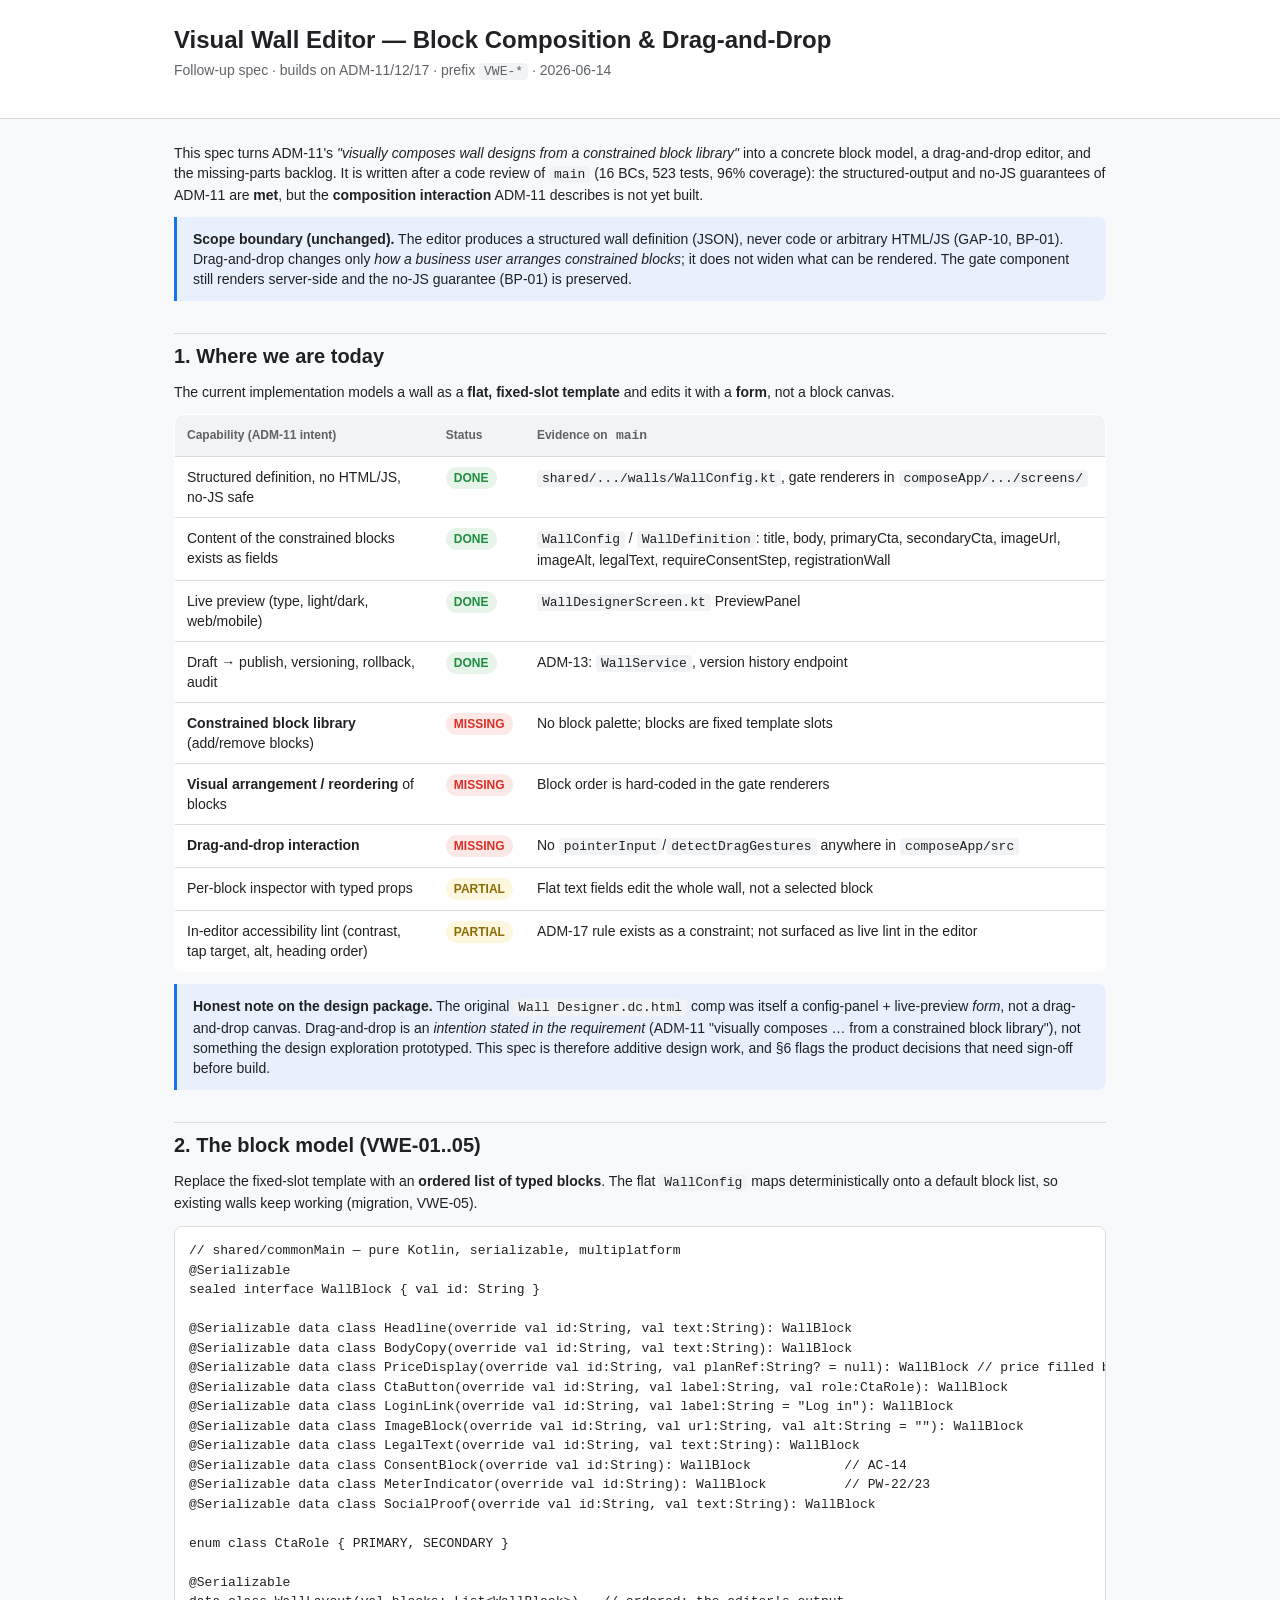
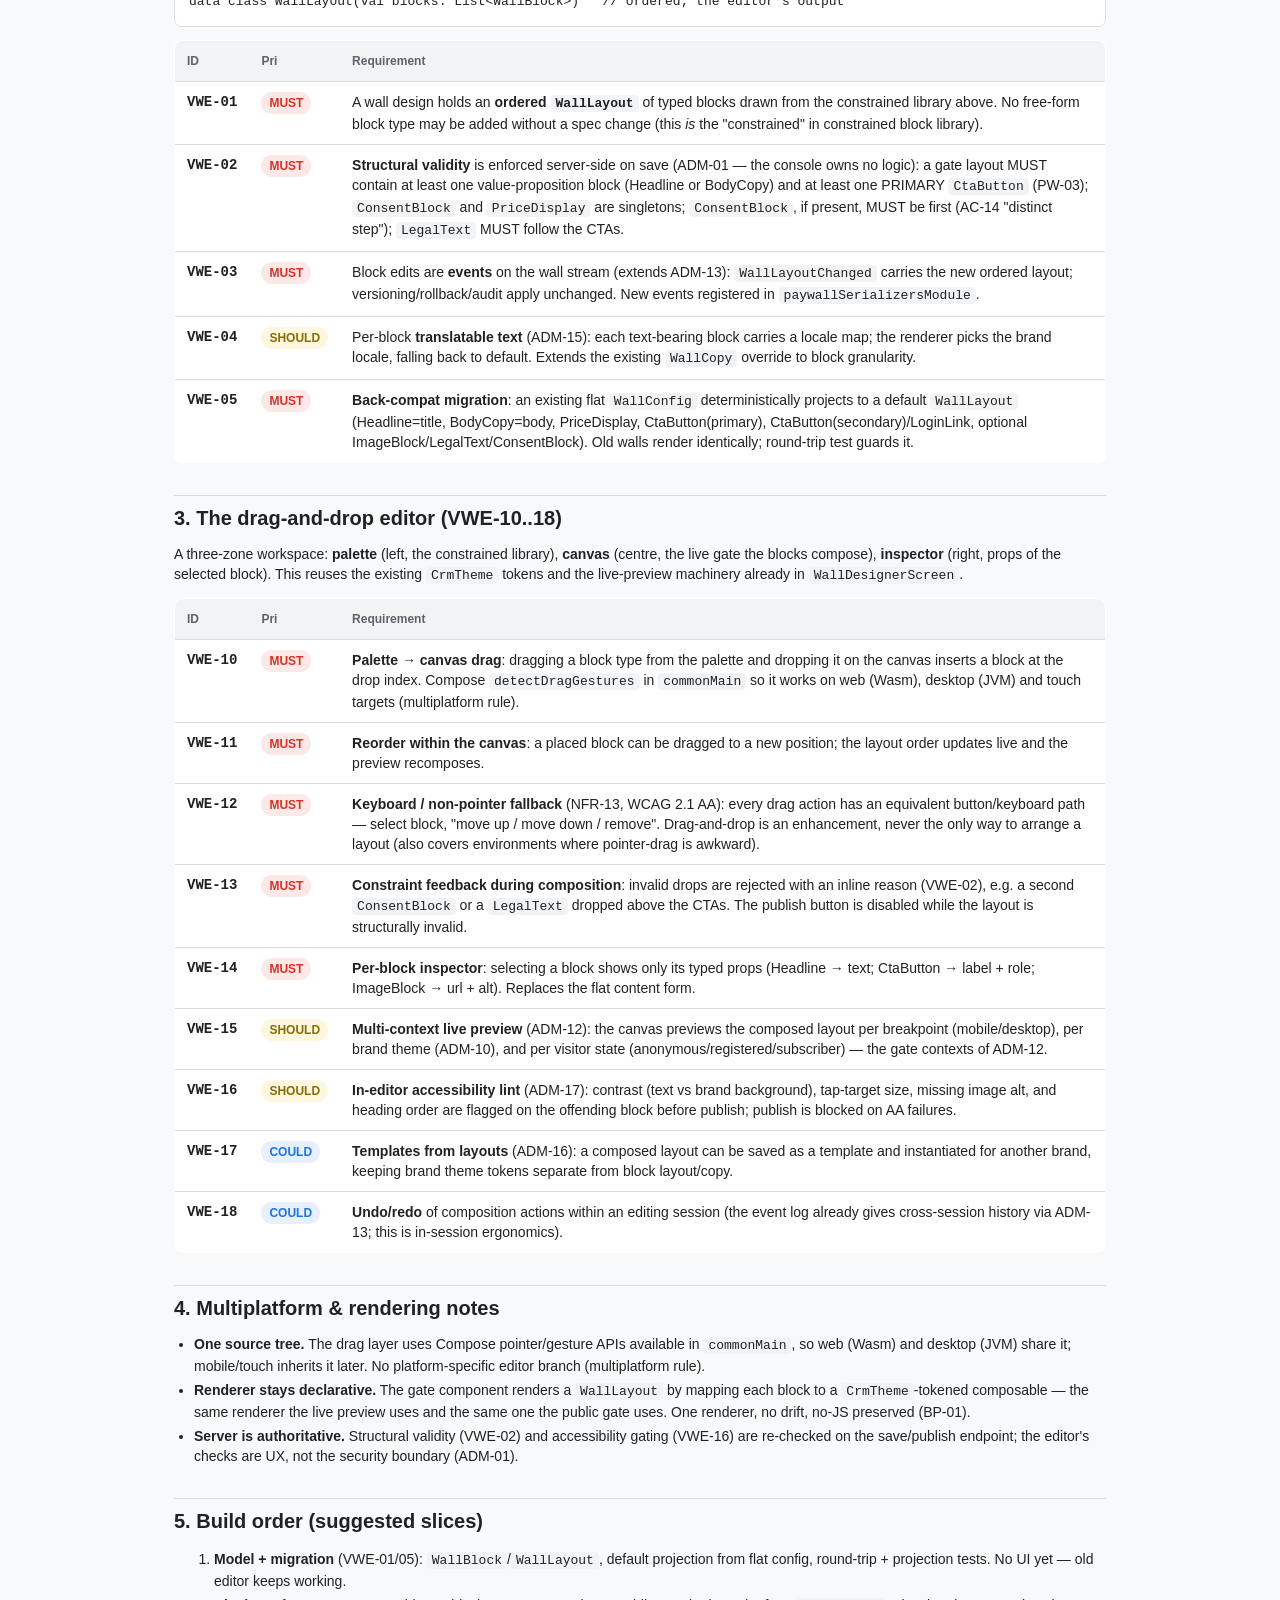
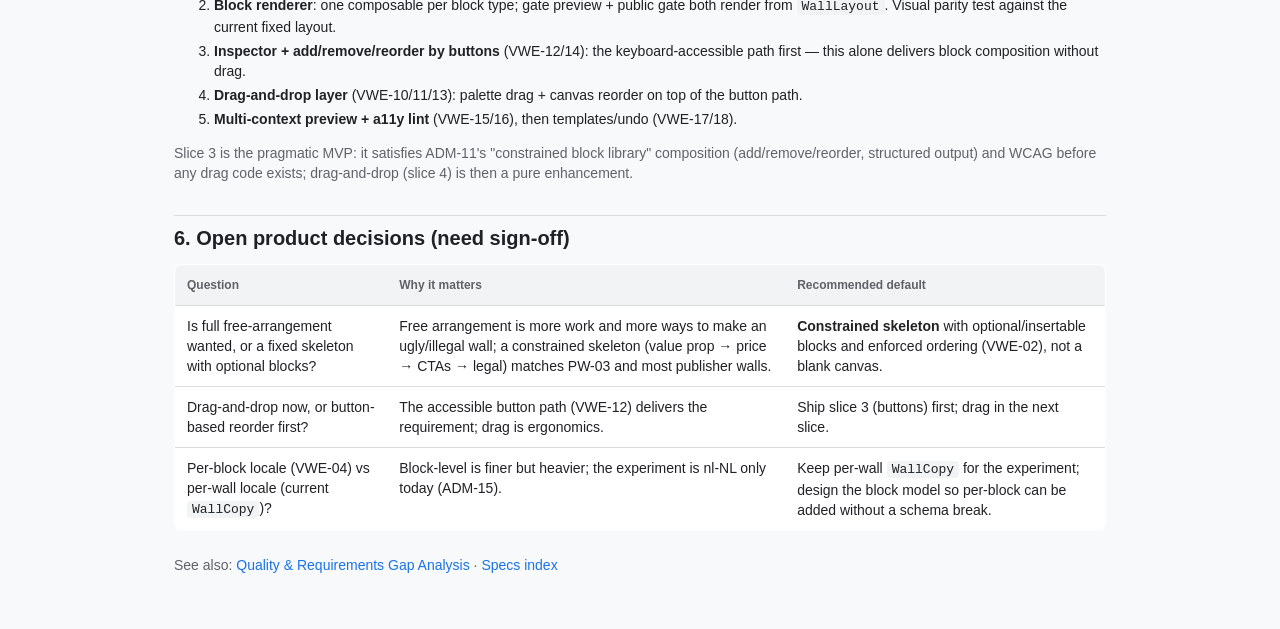
<file: specs/visual-editor-drag-drop.html>
<!DOCTYPE html>
<html lang="en">
<head>
<meta charset="UTF-8">
<meta name="viewport" content="width=device-width, initial-scale=1.0">
<title>Spec — Visual Wall Editor: Block Composition &amp; Drag-and-Drop</title>
<style>
  :root{
    --primary:#1A73E8;--primary-variant:#1557B0;--bg:#F8F9FA;--surface:#FFFFFF;
    --surface-variant:#F1F3F4;--on-bg:#202124;--on-variant:#5F6368;--divider:#DADCE0;
    --success:#1E8E3E;--success-bg:#E6F4EA;--warning:#F9AB00;--warning-bg:#FEF7E0;
    --error:#D93025;--error-bg:#FCE8E6;--info-bg:#E8F0FE;
  }
  *{box-sizing:border-box}
  body{font-family:"Roboto","Google Sans",-apple-system,BlinkMacSystemFont,"Segoe UI",Arial,sans-serif;
    font-size:14px;line-height:20px;color:var(--on-bg);background:var(--bg);margin:0;padding:0 0 64px}
  .wrap{max-width:980px;margin:0 auto;padding:0 24px}
  header.top{background:var(--surface);border-bottom:1px solid var(--divider);padding:24px 0;margin-bottom:24px}
  h1{font-size:24px;line-height:32px;font-weight:700;margin:0 0 4px}
  h2{font-size:20px;line-height:28px;font-weight:600;margin:32px 0 12px;padding-top:8px;border-top:1px solid var(--divider)}
  h3{font-size:16px;line-height:24px;font-weight:600;margin:20px 0 8px}
  p{margin:0 0 12px}
  a{color:var(--primary);text-decoration:none}
  a:hover{text-decoration:underline}
  code{font-family:"Roboto Mono",ui-monospace,Menlo,Consolas,monospace;font-size:13px;background:var(--surface-variant);padding:1px 5px;border-radius:4px}
  pre{background:var(--surface);border:1px solid var(--divider);border-radius:8px;padding:14px;overflow:auto;font-size:13px;line-height:1.5}
  .lead{color:var(--on-variant)}
  table{width:100%;border-collapse:collapse;margin:12px 0;background:var(--surface);border:1px solid var(--divider);border-radius:8px;overflow:hidden}
  th,td{text-align:left;padding:10px 12px;border-bottom:1px solid var(--divider);vertical-align:top}
  th{font-size:12px;font-weight:600;color:var(--on-variant);background:var(--surface-variant)}
  tr:last-child td{border-bottom:none}
  .pill{display:inline-block;font-size:12px;font-weight:600;padding:1px 8px;border-radius:9999px}
  .must{background:var(--error-bg);color:var(--error)}
  .should{background:var(--warning-bg);color:#8a6d00}
  .could{background:var(--info-bg);color:var(--primary)}
  .done{background:var(--success-bg);color:var(--success)}
  .partial{background:var(--warning-bg);color:#8a6d00}
  .missing{background:var(--error-bg);color:var(--error)}
  blockquote{margin:12px 0;padding:12px 16px;background:var(--info-bg);border-left:3px solid var(--primary);border-radius:0 8px 8px 0}
  .id{font-family:"Roboto Mono",monospace;font-weight:600;white-space:nowrap}
  ul{margin:0 0 12px;padding-left:20px}
  li{margin:4px 0}
</style>
</head>
<body>
<header class="top"><div class="wrap">
  <h1>Visual Wall Editor — Block Composition &amp; Drag-and-Drop</h1>
  <p class="lead">Follow-up spec · builds on ADM-11/12/17 · prefix <code>VWE-*</code> · 2026-06-14</p>
</div></header>
<div class="wrap">

<p>This spec turns ADM-11's <em>"visually composes wall designs from a constrained block library"</em>
into a concrete block model, a drag-and-drop editor, and the missing-parts backlog. It is written after a
code review of <code>main</code> (16 BCs, 523 tests, 96% coverage): the structured-output and no-JS
guarantees of ADM-11 are <strong>met</strong>, but the <strong>composition interaction</strong> ADM-11
describes is not yet built.</p>

<blockquote><strong>Scope boundary (unchanged).</strong> The editor produces a structured wall definition
(JSON), never code or arbitrary HTML/JS (GAP-10, BP-01). Drag-and-drop changes only <em>how a business
user arranges constrained blocks</em>; it does not widen what can be rendered. The gate component still
renders server-side and the no-JS guarantee (BP-01) is preserved.</blockquote>

<h2>1. Where we are today</h2>

<p>The current implementation models a wall as a <strong>flat, fixed-slot template</strong> and edits it
with a <strong>form</strong>, not a block canvas.</p>

<table>
  <tr><th>Capability (ADM-11 intent)</th><th>Status</th><th>Evidence on <code>main</code></th></tr>
  <tr><td>Structured definition, no HTML/JS, no-JS safe</td><td><span class="pill done">DONE</span></td>
    <td><code>shared/.../walls/WallConfig.kt</code>, gate renderers in <code>composeApp/.../screens/</code></td></tr>
  <tr><td>Content of the constrained blocks exists as fields</td><td><span class="pill done">DONE</span></td>
    <td><code>WallConfig</code> / <code>WallDefinition</code>: title, body, primaryCta, secondaryCta, imageUrl, imageAlt, legalText, requireConsentStep, registrationWall</td></tr>
  <tr><td>Live preview (type, light/dark, web/mobile)</td><td><span class="pill done">DONE</span></td>
    <td><code>WallDesignerScreen.kt</code> PreviewPanel</td></tr>
  <tr><td>Draft → publish, versioning, rollback, audit</td><td><span class="pill done">DONE</span></td>
    <td>ADM-13: <code>WallService</code>, version history endpoint</td></tr>
  <tr><td><strong>Constrained block library</strong> (add/remove blocks)</td><td><span class="pill missing">MISSING</span></td>
    <td>No block palette; blocks are fixed template slots</td></tr>
  <tr><td><strong>Visual arrangement / reordering</strong> of blocks</td><td><span class="pill missing">MISSING</span></td>
    <td>Block order is hard-coded in the gate renderers</td></tr>
  <tr><td><strong>Drag-and-drop interaction</strong></td><td><span class="pill missing">MISSING</span></td>
    <td>No <code>pointerInput</code>/<code>detectDragGestures</code> anywhere in <code>composeApp/src</code></td></tr>
  <tr><td>Per-block inspector with typed props</td><td><span class="pill partial">PARTIAL</span></td>
    <td>Flat text fields edit the whole wall, not a selected block</td></tr>
  <tr><td>In-editor accessibility lint (contrast, tap target, alt, heading order)</td><td><span class="pill partial">PARTIAL</span></td>
    <td>ADM-17 rule exists as a constraint; not surfaced as live lint in the editor</td></tr>
</table>

<blockquote><strong>Honest note on the design package.</strong> The original <code>Wall Designer.dc.html</code>
comp was itself a config-panel + live-preview <em>form</em>, not a drag-and-drop canvas. Drag-and-drop is an
<em>intention stated in the requirement</em> (ADM-11 "visually composes … from a constrained block
library"), not something the design exploration prototyped. This spec is therefore additive design work,
and §6 flags the product decisions that need sign-off before build.</blockquote>

<h2>2. The block model (VWE-01..05)</h2>

<p>Replace the fixed-slot template with an <strong>ordered list of typed blocks</strong>. The flat
<code>WallConfig</code> maps deterministically onto a default block list, so existing walls keep working
(migration, VWE-05).</p>

<pre>// shared/commonMain — pure Kotlin, serializable, multiplatform
@Serializable
sealed interface WallBlock { val id: String }

@Serializable data class Headline(override val id:String, val text:String): WallBlock
@Serializable data class BodyCopy(override val id:String, val text:String): WallBlock
@Serializable data class PriceDisplay(override val id:String, val planRef:String? = null): WallBlock // price filled by CEP at render
@Serializable data class CtaButton(override val id:String, val label:String, val role:CtaRole): WallBlock
@Serializable data class LoginLink(override val id:String, val label:String = "Log in"): WallBlock
@Serializable data class ImageBlock(override val id:String, val url:String, val alt:String = ""): WallBlock
@Serializable data class LegalText(override val id:String, val text:String): WallBlock
@Serializable data class ConsentBlock(override val id:String): WallBlock            // AC-14
@Serializable data class MeterIndicator(override val id:String): WallBlock          // PW-22/23
@Serializable data class SocialProof(override val id:String, val text:String): WallBlock

enum class CtaRole { PRIMARY, SECONDARY }

@Serializable
data class WallLayout(val blocks: List&lt;WallBlock&gt;)   // ordered; the editor's output</pre>

<table>
  <tr><th>ID</th><th>Pri</th><th>Requirement</th></tr>
  <tr><td class="id">VWE-01</td><td><span class="pill must">MUST</span></td>
    <td>A wall design holds an <strong>ordered <code>WallLayout</code></strong> of typed blocks drawn from the constrained library above. No free-form block type may be added without a spec change (this <em>is</em> the "constrained" in constrained block library).</td></tr>
  <tr><td class="id">VWE-02</td><td><span class="pill must">MUST</span></td>
    <td><strong>Structural validity</strong> is enforced server-side on save (ADM-01 — the console owns no logic): a gate layout MUST contain at least one value-proposition block (Headline or BodyCopy) and at least one PRIMARY <code>CtaButton</code> (PW-03); <code>ConsentBlock</code> and <code>PriceDisplay</code> are singletons; <code>ConsentBlock</code>, if present, MUST be first (AC-14 "distinct step"); <code>LegalText</code> MUST follow the CTAs.</td></tr>
  <tr><td class="id">VWE-03</td><td><span class="pill must">MUST</span></td>
    <td>Block edits are <strong>events</strong> on the wall stream (extends ADM-13): <code>WallLayoutChanged</code> carries the new ordered layout; versioning/rollback/audit apply unchanged. New events registered in <code>paywallSerializersModule</code>.</td></tr>
  <tr><td class="id">VWE-04</td><td><span class="pill should">SHOULD</span></td>
    <td>Per-block <strong>translatable text</strong> (ADM-15): each text-bearing block carries a locale map; the renderer picks the brand locale, falling back to default. Extends the existing <code>WallCopy</code> override to block granularity.</td></tr>
  <tr><td class="id">VWE-05</td><td><span class="pill must">MUST</span></td>
    <td><strong>Back-compat migration</strong>: an existing flat <code>WallConfig</code> deterministically projects to a default <code>WallLayout</code> (Headline=title, BodyCopy=body, PriceDisplay, CtaButton(primary), CtaButton(secondary)/LoginLink, optional ImageBlock/LegalText/ConsentBlock). Old walls render identically; round-trip test guards it.</td></tr>
</table>

<h2>3. The drag-and-drop editor (VWE-10..18)</h2>

<p>A three-zone workspace: <strong>palette</strong> (left, the constrained library), <strong>canvas</strong>
(centre, the live gate the blocks compose), <strong>inspector</strong> (right, props of the selected
block). This reuses the existing <code>CrmTheme</code> tokens and the live-preview machinery already in
<code>WallDesignerScreen</code>.</p>

<table>
  <tr><th>ID</th><th>Pri</th><th>Requirement</th></tr>
  <tr><td class="id">VWE-10</td><td><span class="pill must">MUST</span></td>
    <td><strong>Palette → canvas drag</strong>: dragging a block type from the palette and dropping it on the canvas inserts a block at the drop index. Compose <code>detectDragGestures</code> in <code>commonMain</code> so it works on web (Wasm), desktop (JVM) and touch targets (multiplatform rule).</td></tr>
  <tr><td class="id">VWE-11</td><td><span class="pill must">MUST</span></td>
    <td><strong>Reorder within the canvas</strong>: a placed block can be dragged to a new position; the layout order updates live and the preview recomposes.</td></tr>
  <tr><td class="id">VWE-12</td><td><span class="pill must">MUST</span></td>
    <td><strong>Keyboard / non-pointer fallback</strong> (NFR-13, WCAG 2.1 AA): every drag action has an equivalent button/keyboard path — select block, "move up / move down / remove". Drag-and-drop is an enhancement, never the only way to arrange a layout (also covers environments where pointer-drag is awkward).</td></tr>
  <tr><td class="id">VWE-13</td><td><span class="pill must">MUST</span></td>
    <td><strong>Constraint feedback during composition</strong>: invalid drops are rejected with an inline reason (VWE-02), e.g. a second <code>ConsentBlock</code> or a <code>LegalText</code> dropped above the CTAs. The publish button is disabled while the layout is structurally invalid.</td></tr>
  <tr><td class="id">VWE-14</td><td><span class="pill must">MUST</span></td>
    <td><strong>Per-block inspector</strong>: selecting a block shows only its typed props (Headline → text; CtaButton → label + role; ImageBlock → url + alt). Replaces the flat content form.</td></tr>
  <tr><td class="id">VWE-15</td><td><span class="pill should">SHOULD</span></td>
    <td><strong>Multi-context live preview</strong> (ADM-12): the canvas previews the composed layout per breakpoint (mobile/desktop), per brand theme (ADM-10), and per visitor state (anonymous/registered/subscriber) — the gate contexts of ADM-12.</td></tr>
  <tr><td class="id">VWE-16</td><td><span class="pill should">SHOULD</span></td>
    <td><strong>In-editor accessibility lint</strong> (ADM-17): contrast (text vs brand background), tap-target size, missing image alt, and heading order are flagged on the offending block before publish; publish is blocked on AA failures.</td></tr>
  <tr><td class="id">VWE-17</td><td><span class="pill could">COULD</span></td>
    <td><strong>Templates from layouts</strong> (ADM-16): a composed layout can be saved as a template and instantiated for another brand, keeping brand theme tokens separate from block layout/copy.</td></tr>
  <tr><td class="id">VWE-18</td><td><span class="pill could">COULD</span></td>
    <td><strong>Undo/redo</strong> of composition actions within an editing session (the event log already gives cross-session history via ADM-13; this is in-session ergonomics).</td></tr>
</table>

<h2>4. Multiplatform &amp; rendering notes</h2>
<ul>
  <li><strong>One source tree.</strong> The drag layer uses Compose pointer/gesture APIs available in
    <code>commonMain</code>, so web (Wasm) and desktop (JVM) share it; mobile/touch inherits it later. No
    platform-specific editor branch (multiplatform rule).</li>
  <li><strong>Renderer stays declarative.</strong> The gate component renders a <code>WallLayout</code> by
    mapping each block to a <code>CrmTheme</code>-tokened composable — the same renderer the live preview
    uses and the same one the public gate uses. One renderer, no drift, no-JS preserved (BP-01).</li>
  <li><strong>Server is authoritative.</strong> Structural validity (VWE-02) and accessibility gating
    (VWE-16) are re-checked on the save/publish endpoint; the editor's checks are UX, not the security
    boundary (ADM-01).</li>
</ul>

<h2>5. Build order (suggested slices)</h2>
<ol>
  <li><strong>Model + migration</strong> (VWE-01/05): <code>WallBlock</code>/<code>WallLayout</code>, default projection from flat config, round-trip + projection tests. No UI yet — old editor keeps working.</li>
  <li><strong>Block renderer</strong>: one composable per block type; gate preview + public gate both render from <code>WallLayout</code>. Visual parity test against the current fixed layout.</li>
  <li><strong>Inspector + add/remove/reorder by buttons</strong> (VWE-12/14): the keyboard-accessible path first — this alone delivers block composition without drag.</li>
  <li><strong>Drag-and-drop layer</strong> (VWE-10/11/13): palette drag + canvas reorder on top of the button path.</li>
  <li><strong>Multi-context preview + a11y lint</strong> (VWE-15/16), then templates/undo (VWE-17/18).</li>
</ol>
<p class="lead">Slice 3 is the pragmatic MVP: it satisfies ADM-11's "constrained block library" composition
(add/remove/reorder, structured output) and WCAG before any drag code exists; drag-and-drop (slice 4) is
then a pure enhancement.</p>

<h2>6. Open product decisions (need sign-off)</h2>
<table>
  <tr><th>Question</th><th>Why it matters</th><th>Recommended default</th></tr>
  <tr><td>Is full free-arrangement wanted, or a fixed skeleton with optional blocks?</td>
    <td>Free arrangement is more work and more ways to make an ugly/illegal wall; a constrained skeleton (value prop → price → CTAs → legal) matches PW-03 and most publisher walls.</td>
    <td><strong>Constrained skeleton</strong> with optional/insertable blocks and enforced ordering (VWE-02), not a blank canvas.</td></tr>
  <tr><td>Drag-and-drop now, or button-based reorder first?</td>
    <td>The accessible button path (VWE-12) delivers the requirement; drag is ergonomics.</td>
    <td>Ship slice 3 (buttons) first; drag in the next slice.</td></tr>
  <tr><td>Per-block locale (VWE-04) vs per-wall locale (current <code>WallCopy</code>)?</td>
    <td>Block-level is finer but heavier; the experiment is nl-NL only today (ADM-15).</td>
    <td>Keep per-wall <code>WallCopy</code> for the experiment; design the block model so per-block can be added without a schema break.</td></tr>
</table>

<p class="lead" style="margin-top:24px">See also: <a href="quality-gap-analysis.html">Quality &amp; Requirements Gap Analysis</a> ·
<a href="index.html">Specs index</a></p>

</div>
</body>
</html>
</file>
